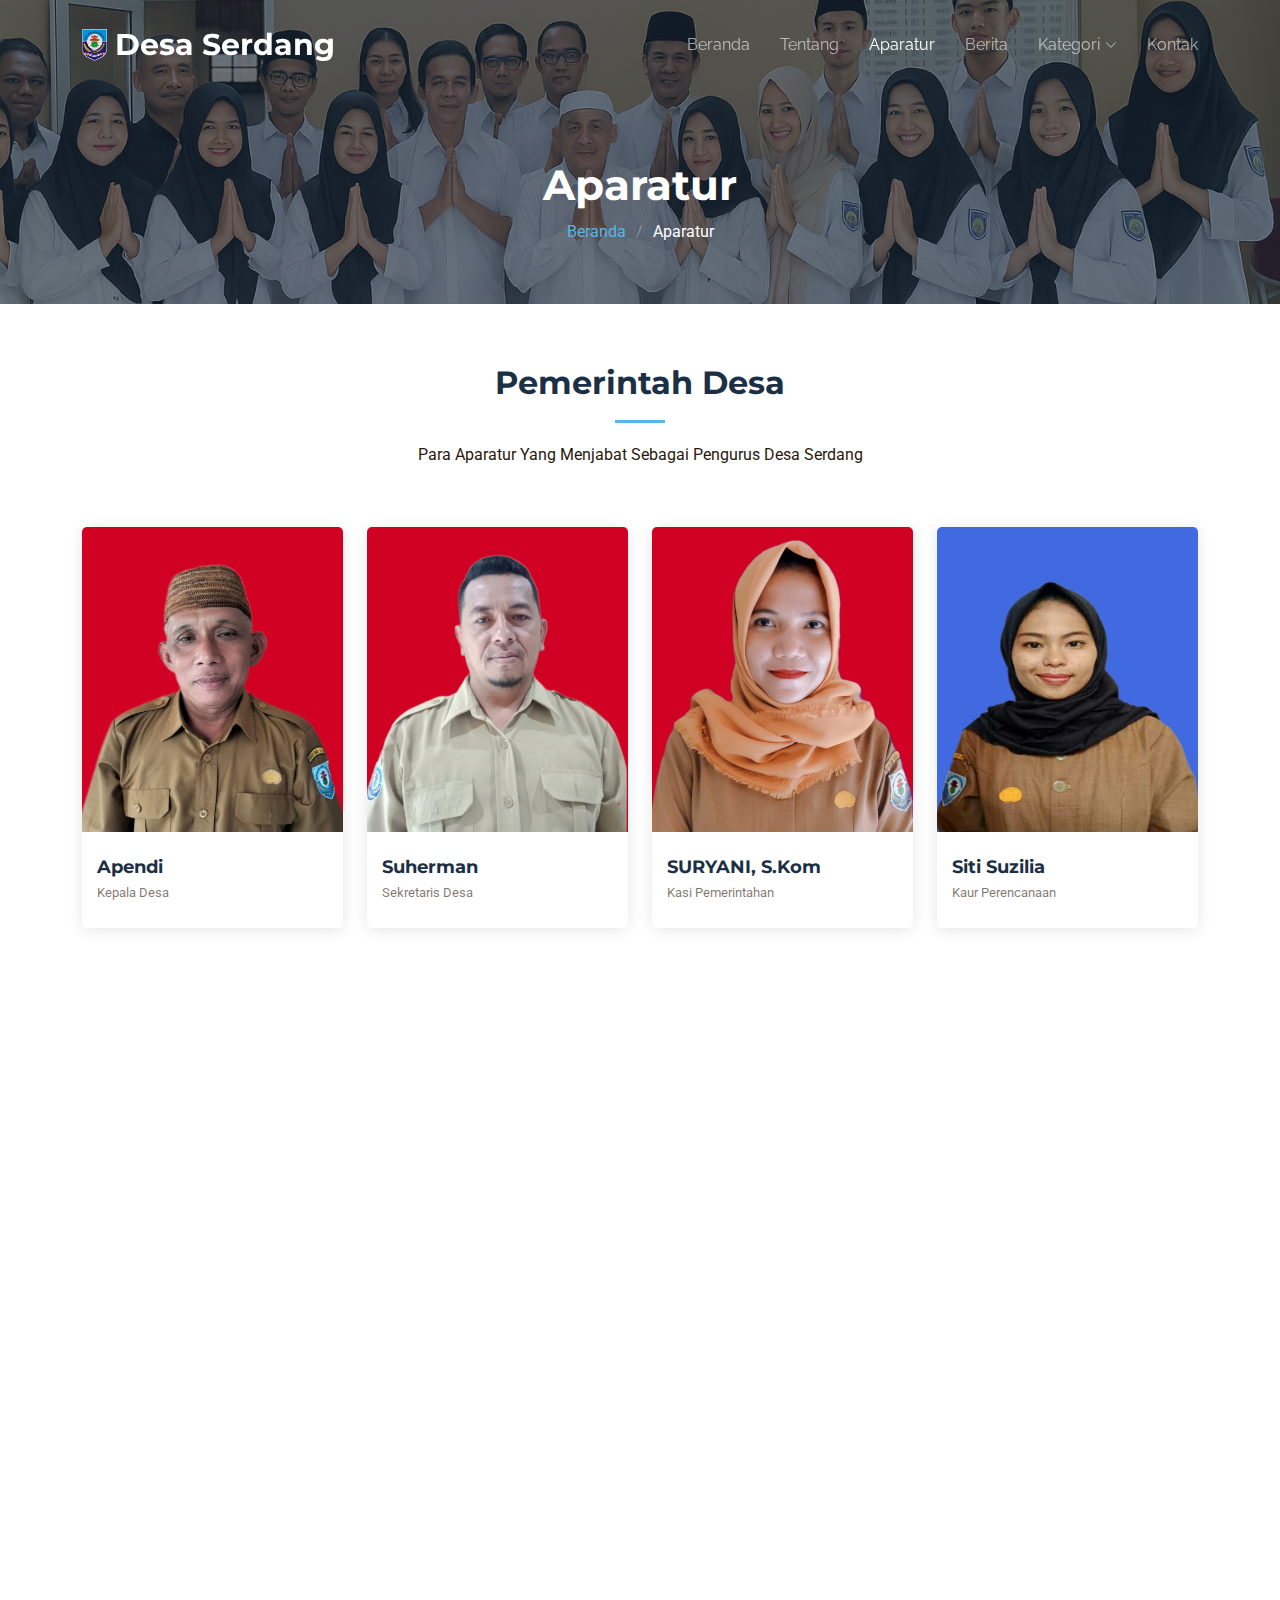
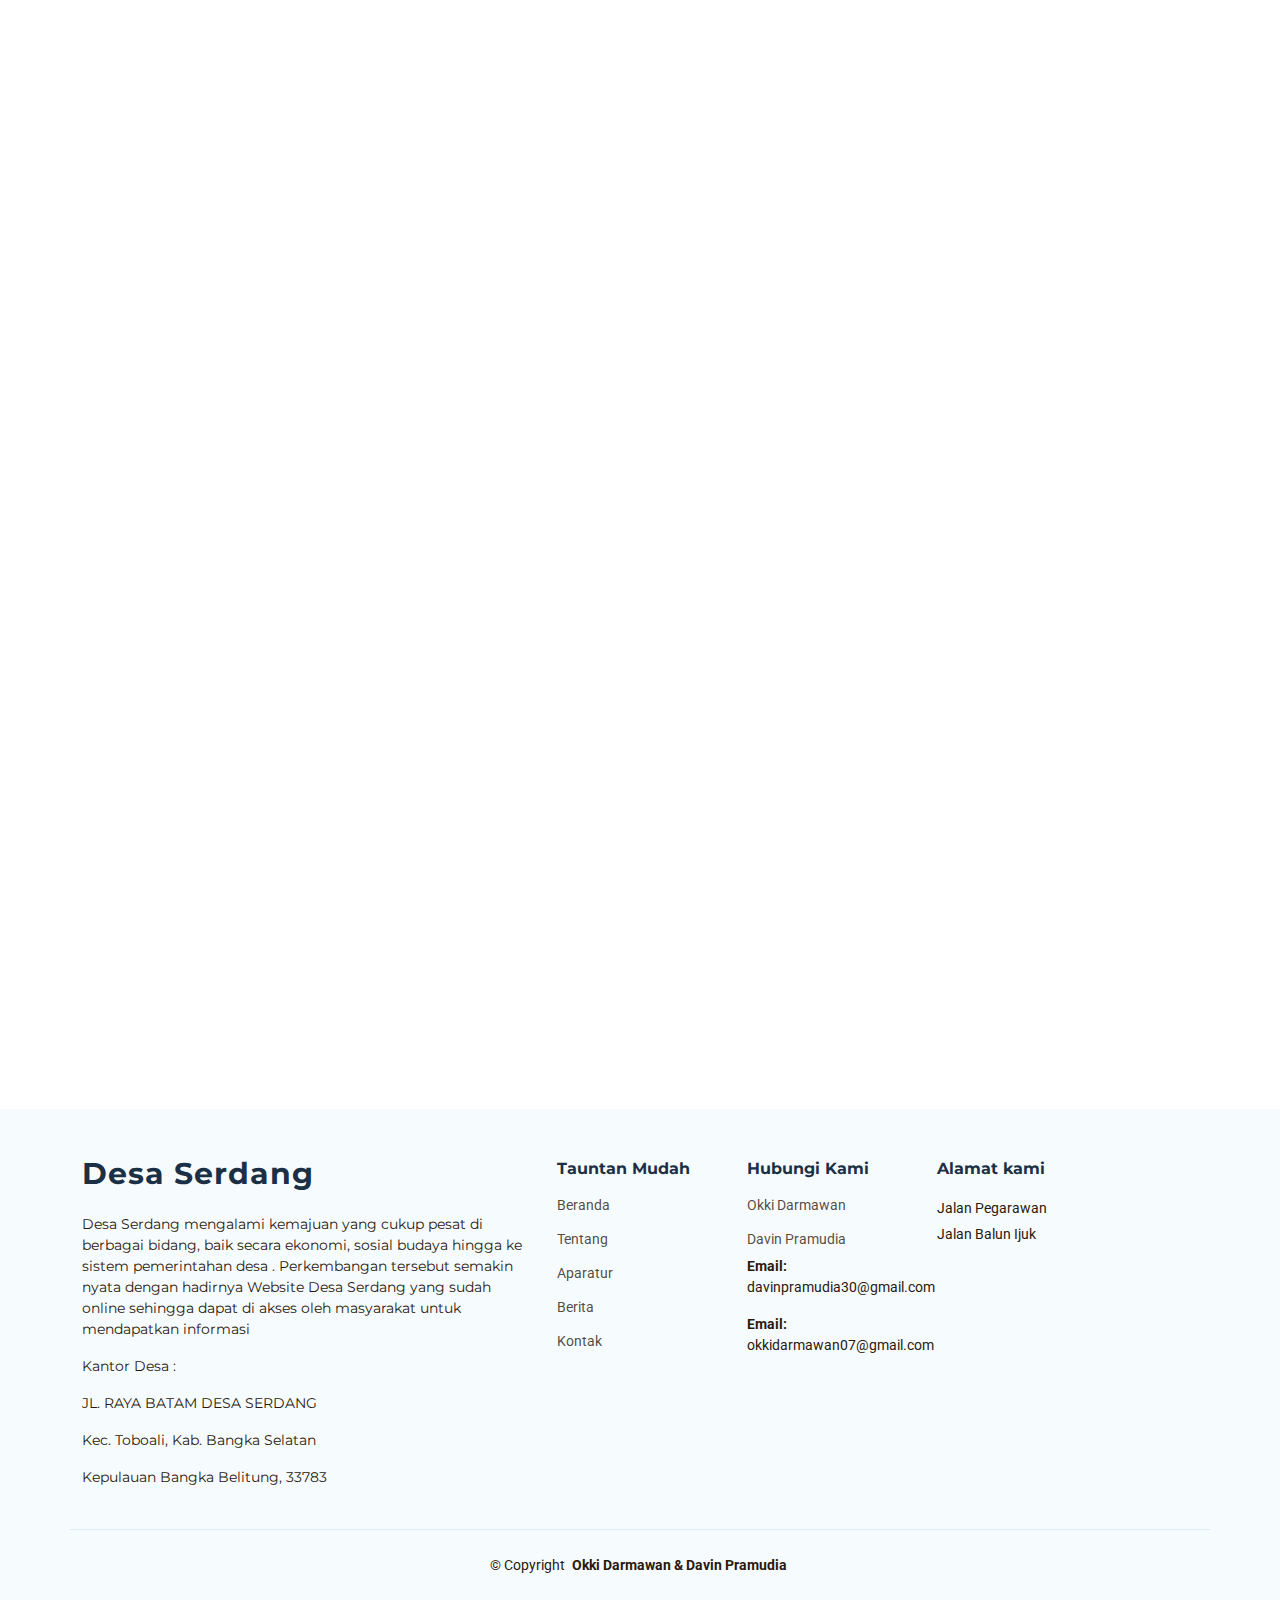
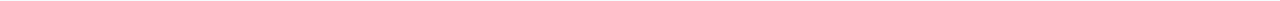
<file: aparatur.html>
<!DOCTYPE html>
<html lang="en">

<head>
  <meta charset="utf-8">
  <meta content="width=device-width, initial-scale=1.0" name="viewport">
  <title>Aparatur Desa</title>
  <meta name="description" content="">
  <meta name="keywords" content="">

  <!-- Favicons -->
  <link href="assets/img/favicon.png" rel="icon">
  <link href="assets/img/apple-touch-icon.png" rel="apple-touch-icon">

  <!-- Fonts -->
  <link href="https://fonts.googleapis.com" rel="preconnect">
  <link href="https://fonts.gstatic.com" rel="preconnect" crossorigin>
  <link href="https://fonts.googleapis.com/css2?family=Roboto:ital,wght@0,100;0,300;0,400;0,500;0,700;0,900;1,100;1,300;1,400;1,500;1,700;1,900&family=Montserrat:ital,wght@0,100;0,200;0,300;0,400;0,500;0,600;0,700;0,800;0,900;1,100;1,200;1,300;1,400;1,500;1,600;1,700;1,800;1,900&family=Raleway:ital,wght@0,100;0,200;0,300;0,400;0,500;0,600;0,700;0,800;0,900;1,100;1,200;1,300;1,400;1,500;1,600;1,700;1,800;1,900&display=swap" rel="stylesheet">

  <!-- Vendor CSS Files -->
  <link href="assets/vendor/bootstrap/css/bootstrap.min.css" rel="stylesheet">
  <link href="assets/vendor/bootstrap-icons/bootstrap-icons.css" rel="stylesheet">
  <link href="assets/vendor/aos/aos.css" rel="stylesheet">
  <link href="assets/vendor/glightbox/css/glightbox.min.css" rel="stylesheet">
  <link href="assets/vendor/swiper/swiper-bundle.min.css" rel="stylesheet">

  <!-- Main CSS File -->
  <link href="assets/css/main.css" rel="stylesheet">
  <link href="assets/css/style.css" rel="stylesheet">

  <!-- =======================================================
  * Template Name: Nova
  * Template URL: https://bootstrapmade.com/nova-bootstrap-business-template/
  * Updated: Aug 07 2024 with Bootstrap v5.3.3
  * Author: BootstrapMade.com
  * License: https://bootstrapmade.com/license/
  ======================================================== -->
</head>

<body class="team-page">

  <header id="header" class="header d-flex align-items-center fixed-top">
    <div class="container-fluid container-xl position-relative d-flex align-items-center justify-content-between">

      <a href="index.php" class="logo d-flex align-items-center">
        <!-- Uncomment the line below if you also wish to use an image logo -->
        <!-- <img src="assets/img/logo.png" alt=""> -->
        <img src="assets/img/Lambang_Kabupaten_Bangka_Selatan.png" alt="">
        <h1 class="sitename">Desa Serdang</h1>
      </a>

      <nav id="navmenu" class="navmenu">
        <ul>
          <li><a href="index.php">Beranda<br></a></li>
          <li><a href="tentang.html">Tentang</a></li>
          <li><a href="aparatur.html" class="active">Aparatur</a></li>
          <li><a href="berita.php">Berita</a></li>
          <li class="dropdown"><a href="berita.php"><span>Kategori</span> <i class="bi bi-chevron-down toggle-dropdown"></i></a>
            <ul>
              <li><a href="berita.php">Berita</a></li>
              <li><a href="tempatwisata.php">Tempat Wisata</a></li>
              <li><a href="budaya.php">Budaya</a></li>
            </ul>
          </li>
          <li><a href="kontak.html">Kontak</a></li>
        </ul>
        <i class="mobile-nav-toggle d-xl-none bi bi-list"></i>
      </nav>

    </div>
  </header>

  <main class="main">

    <!-- Page Title -->
    <div class="page-title dark-background" data-aos="fade" style="background-image: url(assets/img/foto-bersama-edited.png);">
      <div class="container">
        <h1>Aparatur</h1>
        <nav class="breadcrumbs">
          <ol>
            <li><a href="index.php">Beranda</a></li>
            <li class="current">Aparatur</li>
          </ol>
        </nav>
      </div>
    </div><!-- End Page Title -->

    <!-- Team Section -->
    <section id="team" class="team section">

      <!-- Section Title -->
      <div class="container section-title" data-aos="fade-up">
        <h2>Pemerintah Desa</h2>
        <p>Para Aparatur Yang Menjabat Sebagai Pengurus Desa Serdang</p>
      </div><!-- End Section Title -->

      <div class="container">

        <div class="row gy-4">

          <div class="col-lg-3 col-md-6 d-flex align-items-stretch" data-aos="fade-up" data-aos-delay="100">
            <div class="team-member">
              <div class="member-img">
                <img src="assets/img/team/Apendi.jpg" class="img-fluid" alt="">
                <div class="social">
                  <a href="assets/img/team/Apendi.jpg"><i class="bi bi-arrow-up-short"></i></a>
                  <div class="about-foto-aparatur">
                    <h4>Apendi</h4>
                    <span>Kepala Desa</span>
                  </div>
                </div>
              </div>
              <div class="member-info">
                <h4>Apendi</h4>
                <span>Kepala Desa</span>
              </div>
            </div>
          </div><!-- End Team Member -->

          <div class="col-lg-3 col-md-6 d-flex align-items-stretch" data-aos="fade-up" data-aos-delay="200">
            <div class="team-member">
              <div class="member-img">
                <img src="assets/img/team/Suherman-2-138705.jpg" class="img-fluid" alt="">
                <div class="social">
                  <a href="assets/img/team/Suherman-2-138705.jpg"><i class="bi bi-arrow-up-short"></i></a>
                  <div class="about-foto-aparatur">
                    <h4>Suherman</h4>
                    <span>Sekretaris Desa</span>
                  </div>
                </div>
              </div>
              <div class="member-info">
                <h4>Suherman</h4>
                <span>Sekretaris Desa</span>
              </div>
            </div>
          </div><!-- End Team Member -->

          <div class="col-lg-3 col-md-6 d-flex align-items-stretch" data-aos="fade-up" data-aos-delay="300">
            <div class="team-member">
              <div class="member-img">
                <img src="assets/img/team/Suryani.jpg" class="img-fluid" alt="">
                <div class="social">
                  <a href="assets/img/team/Suryani.jpg"><i class="bi bi-arrow-up-short"></i></a>
                  <div class="about-foto-aparatur">
                    <h4>SURYANI, S.Kom</h4>
                    <span>Kasi Pemerintahan</span>
                  </div>
                </div>
              </div>
              <div class="member-info">
                <h4>SURYANI, S.Kom</h4>
                <span>Kasi Pemerintahan</span>
              </div>
            </div>
          </div><!-- End Team Member -->

          <div class="col-lg-3 col-md-6 d-flex align-items-stretch" data-aos="fade-up" data-aos-delay="400">
            <div class="team-member">
              <div class="member-img">
                <img src="assets/img/team/Siti Suzilia.jpg" class="img-fluid" alt="">
                <div class="social">
                  <a href="assets/img/team/Siti Suzilia.jpg"><i class="bi bi-arrow-up-short"></i></a>
                  <div class="about-foto-aparatur">
                    <h4>Siti Suzilia</h4>
                    <span>Kasi Perencanaan</span>
                  </div>
                </div>
              </div>
              <div class="member-info">
                <h4>Siti Suzilia</h4>
                <span>Kaur Perencanaan</span>
              </div>
            </div>
          </div><!-- End Team Member -->

          <div class="col-lg-3 col-md-6 d-flex align-items-stretch" data-aos="fade-up" data-aos-delay="400">
            <div class="team-member">
              <div class="member-img">
                <img src="assets/img/team/Aneka Lestari.jpg" class="img-fluid" alt="">
                <div class="social">
                  <a href="assets/img/team/Aneka Lestari.jpg"><i class="bi bi-arrow-up-short"></i></a>
                  <div class="about-foto-aparatur">
                    <h4>Aneka Lestari</h4>
                    <span>Kasi Tata Usaha dan Umum</span>
                  </div>
                </div>
              </div>
              <div class="member-info">
                <h4>Aneka Lestari</h4>
                <span>Kaur Tata Usaha dan Umum</span>
              </div>
            </div>
          </div><!-- End Team Member -->

          <div class="col-lg-3 col-md-6 d-flex align-items-stretch" data-aos="fade-up" data-aos-delay="400">
            <div class="team-member">
              <div class="member-img">
                <img src="assets/img/team/Bistari.jpg" class="img-fluid" alt="">
                <div class="social">
                 <a href="assets/img/team/Bistari.jpg"><i class="bi bi-arrow-up-short"></i></a>
                  <div class="about-foto-aparatur">
                    <h4>Bistari</h4>
                    <span>Kasi Keuangan</span>
                  </div>
                </div>
              </div>
              <div class="member-info">
                <h4>Bistari</h4>
                <span>Kaur Keuangan</span>
              </div>
            </div>
          </div><!-- End Team Member -->

          <div class="col-lg-3 col-md-6 d-flex align-items-stretch" data-aos="fade-up" data-aos-delay="400">
            <div class="team-member">
              <div class="member-img">
                <img src="assets/img/team/Ariono.jpg" class="img-fluid" alt="">
                <div class="social">
                  <a href="assets/img/team/Ariono.jpg"><i class="bi bi-arrow-up-short"></i></a>
                  <div class="about-foto-aparatur">
                    <h4>Ariono</h4>
                    <span>Kasi Kesejahteraan</span>
                  </div>
                </div>
              </div>
              <div class="member-info">
                <h4>Ariono</h4>
                <span>Kaur Kesejahteraan</span>
              </div>
            </div>
          </div><!-- End Team Member -->

          <div class="col-lg-3 col-md-6 d-flex align-items-stretch" data-aos="fade-up" data-aos-delay="400">
            <div class="team-member">
              <div class="member-img">
                <img src="assets/img/team/Supriti.jpg" class="img-fluid" alt="">
                <div class="social">
                  <a href="assets/img/team/Supriti.jpg"><i class="bi bi-arrow-up-short"></i></a>
                  <div class="about-foto-aparatur">
                    <h4>Supriti</h4>
                    <span>Kasi Pelayanan</span>
                  </div>
                </div>
              </div>
              <div class="member-info">
                <h4>Supriti</h4>
                <span>Kaur Pelayanan</span>
              </div>
            </div>
          </div><!-- End Team Member -->

          <div class="col-lg-3 col-md-6 d-flex align-items-stretch" data-aos="fade-up" data-aos-delay="400">
            <div class="team-member">
              <div class="member-img">
                <img src="assets/img/team/Nazirman.jpg" class="img-fluid" alt="">
                <div class="social">
                  <a href="assets/img/team/Nazirman.jpg"><i class="bi bi-arrow-up-short"></i></a>
                  <div class="about-foto-aparatur">
                    <h4>Nazirman</h4>
                    <span>Kadus I</span>
                  </div>
                </div>
              </div>
              <div class="member-info">
                <h4>Nazirman</h4>
                <span>Kadus I</span>
              </div>
            </div>
          </div><!-- End Team Member -->

          <div class="col-lg-3 col-md-6 d-flex align-items-stretch" data-aos="fade-up" data-aos-delay="400">
            <div class="team-member">
              <div class="member-img">
                <img src="assets/img/team/Kasino.jpg" class="img-fluid" alt="">
                <div class="social">
                  <a href="assets/img/team/Kasino.jpg"><i class="bi bi-arrow-up-short"></i></a>
                  <div class="about-foto-aparatur">
                    <h4>Kasino</h4>
                    <span>Kadus II</span>
                  </div>
                </div>
              </div>
              <div class="member-info">
                <h4>Kasino</h4>
                <span>Kadus II</span>
              </div>
            </div>
          </div><!-- End Team Member -->

          <div class="col-lg-3 col-md-6 d-flex align-items-stretch" data-aos="fade-up" data-aos-delay="400">
            <div class="team-member">
              <div class="member-img">
                <img src="assets/img/team/Buyono.jpg" class="img-fluid" alt="">
                <div class="social">
                  <a href="assets/img/team/Buyono.jpg"><i class="bi bi-arrow-up-short"></i></a>
                  <div class="about-foto-aparatur">
                    <h4>Buyono</h4>
                    <span>Kadus III</span>
                  </div>
                </div>
              </div>
              <div class="member-info">
                <h4>Buyono</h4>
                <span>Kadus III</span>
              </div>
            </div>
          </div><!-- End Team Member -->

          <div class="col-lg-3 col-md-6 d-flex align-items-stretch" data-aos="fade-up" data-aos-delay="400">
            <div class="team-member">
              <div class="member-img">
                <img src="assets/img/team/Asaleh.jpg" class="img-fluid" alt="">
                <div class="social">
                  <a href="assets/img/team/Asaleh.jpg"><i class="bi bi-arrow-up-short"></i></a>
                  <div class="about-foto-aparatur">
                    <h4>Asaleh</h4>
                    <span>Kadus Tangit</span>
                  </div>
                </div>
              </div>
              <div class="member-info">
                <h4>Asaleh</h4>
                <span>Kadus Tangit</span>
              </div>
            </div>
          </div><!-- End Team Member -->

          <div class="col-lg-3 col-md-6 d-flex align-items-stretch" data-aos="fade-up" data-aos-delay="400">
            <div class="team-member">
              <div class="member-img">
                <img src="assets/img/team/Madi.jpg" class="img-fluid" alt="">
                <div class="social">
                  <a href="assets/img/team/Madi.jpg"><i class="bi bi-arrow-up-short"></i></a>
                  <div class="about-foto-aparatur">
                    <h4>Madi</h4>
                    <span>Kadus Limus</span>
                  </div>
                </div>
              </div>
              <div class="member-info">
                <h4>Madi</h4>
                <span>Kadus Limus</span>
              </div>
            </div>
          </div><!-- End Team Member -->

          <div class="col-lg-3 col-md-6 d-flex align-items-stretch" data-aos="fade-up" data-aos-delay="400">
            <div class="team-member">
              <div class="member-img">
                <img src="assets/img/team/Muhammad Rifai.jpg" class="img-fluid" alt="">
                <div class="social">
                  <a href="assets/img/team/Muhammad Rifai.jpg"><i class="bi bi-arrow-up-short"></i></a>
                  <div class="about-foto-aparatur">
                    <h4>Muhammad Rifai</h4>
                    <span>Kadus Air Mempunai</span>
                  </div>
                </div>
              </div>
              <div class="member-info">
                <h4>Muhammad Rifai</h4>
                <span>Kadus Air Mempunai</span>
              </div>
            </div>
          </div><!-- End Team Member -->

          <div class="col-lg-3 col-md-6 d-flex align-items-stretch" data-aos="fade-up" data-aos-delay="400">
            <div class="team-member">
              <div class="member-img">
                <img src="assets/img/team/Yeni Natalia.jpg" class="img-fluid" alt="">
                <div class="social">
                  <a href="assets/img/team/Yeni Natalia.jpg"><i class="bi bi-arrow-up-short"></i></a>
                  <div class="about-foto-aparatur">
                    <h4>Yeni Natalia</h4>
                    <span>Staf Administrasi Pemerintahan Desa</span>
                  </div>
                </div>
              </div>
              <div class="member-info">
                <h4>Yeni Natalia</h4>
                <span>Staf Administrasi Pemerintahan Desa</span>
              </div>
            </div>
          </div><!-- End Team Member -->

          <div class="col-lg-3 col-md-6 d-flex align-items-stretch" data-aos="fade-up" data-aos-delay="400">
            <div class="team-member">
              <div class="member-img">
                <img src="assets/img/team/Irnawan.jpg" class="img-fluid" alt="">
                <div class="social">
                  <a href="assets/img/team/Irnawan.jpg"><i class="bi bi-arrow-up-short"></i></a>
                  <div class="about-foto-aparatur">
                    <h4>Irnawan</h4>
                    <span>Staf Administrasi Pemerintahan Desa</span>
                  </div>
                </div>
              </div>
              <div class="member-info">
                <h4>Irnawan</h4>
                <span>Staf Administrasi Pemerintahan Desa</span>
              </div>
            </div>
          </div><!-- End Team Member -->

          <div class="col-lg-3 col-md-6 d-flex align-items-stretch" data-aos="fade-up" data-aos-delay="400">
            <div class="team-member">
              <div class="member-img">
                <img src="assets/img/team/Nurmala Dewi.jpg" class="img-fluid" alt="">
                <div class="social">
                  <a href="assets/img/team/Nurmala Dewi.jpg"><i class="bi bi-arrow-up-short"></i></a>
                  <div class="about-foto-aparatur">
                    <h4>Nurmala Dewi,S .E.</h4>
                    <span>Staf Administrasi Pemerintahan Desa</span>
                  </div>
                </div>
              </div>
              <div class="member-info">
                <h4>Nurmala Dewi,S .E.</h4>
                <span>Staf Administrasi Pemerintahan Desa</span>
              </div>
            </div>
          </div><!-- End Team Member -->

          <div class="col-lg-3 col-md-6 d-flex align-items-stretch" data-aos="fade-up" data-aos-delay="400">
            <div class="team-member">
              <div class="member-img">
                <img src="assets/img/team/Natia Violita.jpg" class="img-fluid" alt="">
                <div class="social">
                  <a href="assets/img/team/Natia Violita.jpg"><i class="bi bi-arrow-up-short"></i></a>
                  <div class="about-foto-aparatur">
                    <h4>Natia Violita</h4>
                    <span>Staf Administrasi Pemerintahan Desa</span>
                  </div>
                </div>
              </div>
              <div class="member-info">
                <h4>Natia Violita</h4>
                <span>Staf Administrasi Pemerintahan Desa</span>
              </div>
            </div>
          </div><!-- End Team Member -->

          <div class="col-lg-3 col-md-6 d-flex align-items-stretch" data-aos="fade-up" data-aos-delay="400">
            <div class="team-member">
              <div class="member-img">
                <img src="assets/img/team/Aliza Sarianti.jpg" class="img-fluid" alt="">
                <div class="social">
                  <a href="assets/img/team/Aliza Sarianti.jpg"><i class="bi bi-arrow-up-short"></i></a>
                  <div class="about-foto-aparatur">
                    <h4>Alizia Sarianti</h4>
                    <span>Staf Administrasi Pemerintahan Desa</span>
                  </div>
                </div>
              </div>
              <div class="member-info">
                <h4>Alizia Sarianti</h4>
                <span>Staf Administrasi Pemerintahan Desa</span>
              </div>
            </div>
          </div><!-- End Team Member -->

          <div class="col-lg-3 col-md-6 d-flex align-items-stretch" data-aos="fade-up" data-aos-delay="400">
            <div class="team-member">
              <div class="member-img">
                <img src="assets/img/team/Adeka Sri Purwanti.jpg" class="img-fluid" alt="">
                <div class="social">
                  <a href="assets/img/team/Adeka Sri Purwanti.jpg"><i class="bi bi-arrow-up-short"></i></a>
                  <div class="about-foto-aparatur">
                    <h4>ADEKA SRI PURWANTI, S.Kom</h4>
                    <span>Staf Administrasi Pemerintahan Desa</span>
                  </div>
                </div>
              </div>
              <div class="member-info">
                <h4>ADEKA SRI PURWANTI, S.Kom</h4>
                <span>Staf Administrasi Pemerintahan Desa</span>
              </div>
            </div>
          </div><!-- End Team Member -->

        </div>

      </div>

    </section><!-- /Team Section -->

  </main>

  <footer id="footer" class="footer light-background">

    <div class="footer-top">
      <div class="container">
        <div class="row gy-4">
          <div class="col-lg-5 col-md-12 footer-about">
            <a href="index.php" class="logo d-flex align-items-center">
              <span class="sitename">Desa Serdang</span>
            </a>
            <p>Desa Serdang mengalami kemajuan yang cukup pesat di berbagai bidang, baik secara ekonomi, sosial budaya hingga ke sistem pemerintahan desa . Perkembangan tersebut semakin nyata dengan hadirnya Website Desa Serdang yang sudah online sehingga dapat di akses oleh masyarakat untuk mendapatkan informasi</p>
            <p>Kantor Desa :</p>
            <p>JL. RAYA BATAM DESA SERDANG</p>
            <p>Kec. Toboali, Kab. Bangka Selatan</p>
            <p>Kepulauan Bangka Belitung, 33783</p>

            <!-- <div class="social-links d-flex mt-4">
              <a href=""><i class="bi bi-twitter-x"></i></a>
              <a href=""><i class="bi bi-facebook"></i></a>
              <a href=""><i class="bi bi-instagram"></i></a>
              <a href=""><i class="bi bi-linkedin"></i></a>
            </div> -->
          </div>

          <div class="col-lg-2 col-6 footer-links">
            <h4>Tauntan Mudah</h4>
            <ul>
              <li><a href="index.php">Beranda</a></li>
              <li><a href="tentang.html">Tentang</a></li>
              <li><a href="aparatur.html">Aparatur</a></li>
              <li><a href="berita.php">Berita</a></li>
              <li><a href="kontak.html">Kontak</a></li>
            </ul>
          </div>

          <div class="col-lg-2 col-6 footer-links">
            <h4>Hubungi Kami</h4>
            <ul>
              <li><a href="https://api.whatsapp.com/send?phone=6282289689781">Okki Darmawan</a></li>
              <li><a href="https://api.whatsapp.com/send?phone=6281440064826">Davin Pramudia</a></li>
              <p><strong>Email:</strong> <span>davinpramudia30@gmail.com</span></p>
              <p><strong>Email:</strong> <span>okkidarmawan07@gmail.com</span></p>
              </ul>
          </div>

          <div class="col-lg-3 col-md-12 footer-contact text-center text-md-start">
            <h4>Alamat kami</h4>
            <p>Jalan Pegarawan</p>
            <p>Jalan Balun Ijuk</p>
          </div>

        </div>
      </div>
    </div>

    <div class="container copyright text-center">
      <p>© <span>Copyright</span> <strong class="px-1 sitename">Okki Darmawan & Davin Pramudia</strong></p>
      <!-- <div class="credits"> -->
        <!-- All the links in the footer should remain intact. -->
        <!-- You can delete the links only if you've purchased the pro version. -->
        <!-- Licensing information: https://bootstrapmade.com/license/ -->
        <!-- Purchase the pro version with working PHP/AJAX contact form: [buy-url] -->
        <!-- Designed by <a href="https://bootstrapmade.com/">BootstrapMade</a> Distributed by <a href="https://themewagon.com">ThemeWagon</a> -->
      <!-- </div> -->
    </div>

  </footer>

  <!-- Scroll Top -->
  <a href="#" id="scroll-top" class="scroll-top d-flex align-items-center justify-content-center"><i class="bi bi-arrow-up-short"></i></a>

  <!-- Preloader -->
  <div id="preloader"></div>

  <!-- Vendor JS Files -->
  <script src="assets/vendor/bootstrap/js/bootstrap.bundle.min.js"></script>
  <script src="assets/vendor/php-email-form/validate.js"></script>
  <script src="assets/vendor/aos/aos.js"></script>
  <script src="assets/vendor/glightbox/js/glightbox.min.js"></script>
  <script src="assets/vendor/swiper/swiper-bundle.min.js"></script>
  <script src="assets/vendor/imagesloaded/imagesloaded.pkgd.min.js"></script>
  <script src="assets/vendor/isotope-layout/isotope.pkgd.min.js"></script>

  <!-- Main JS File -->
  <script src="assets/js/main.js"></script>

</body>

</html>
</file>
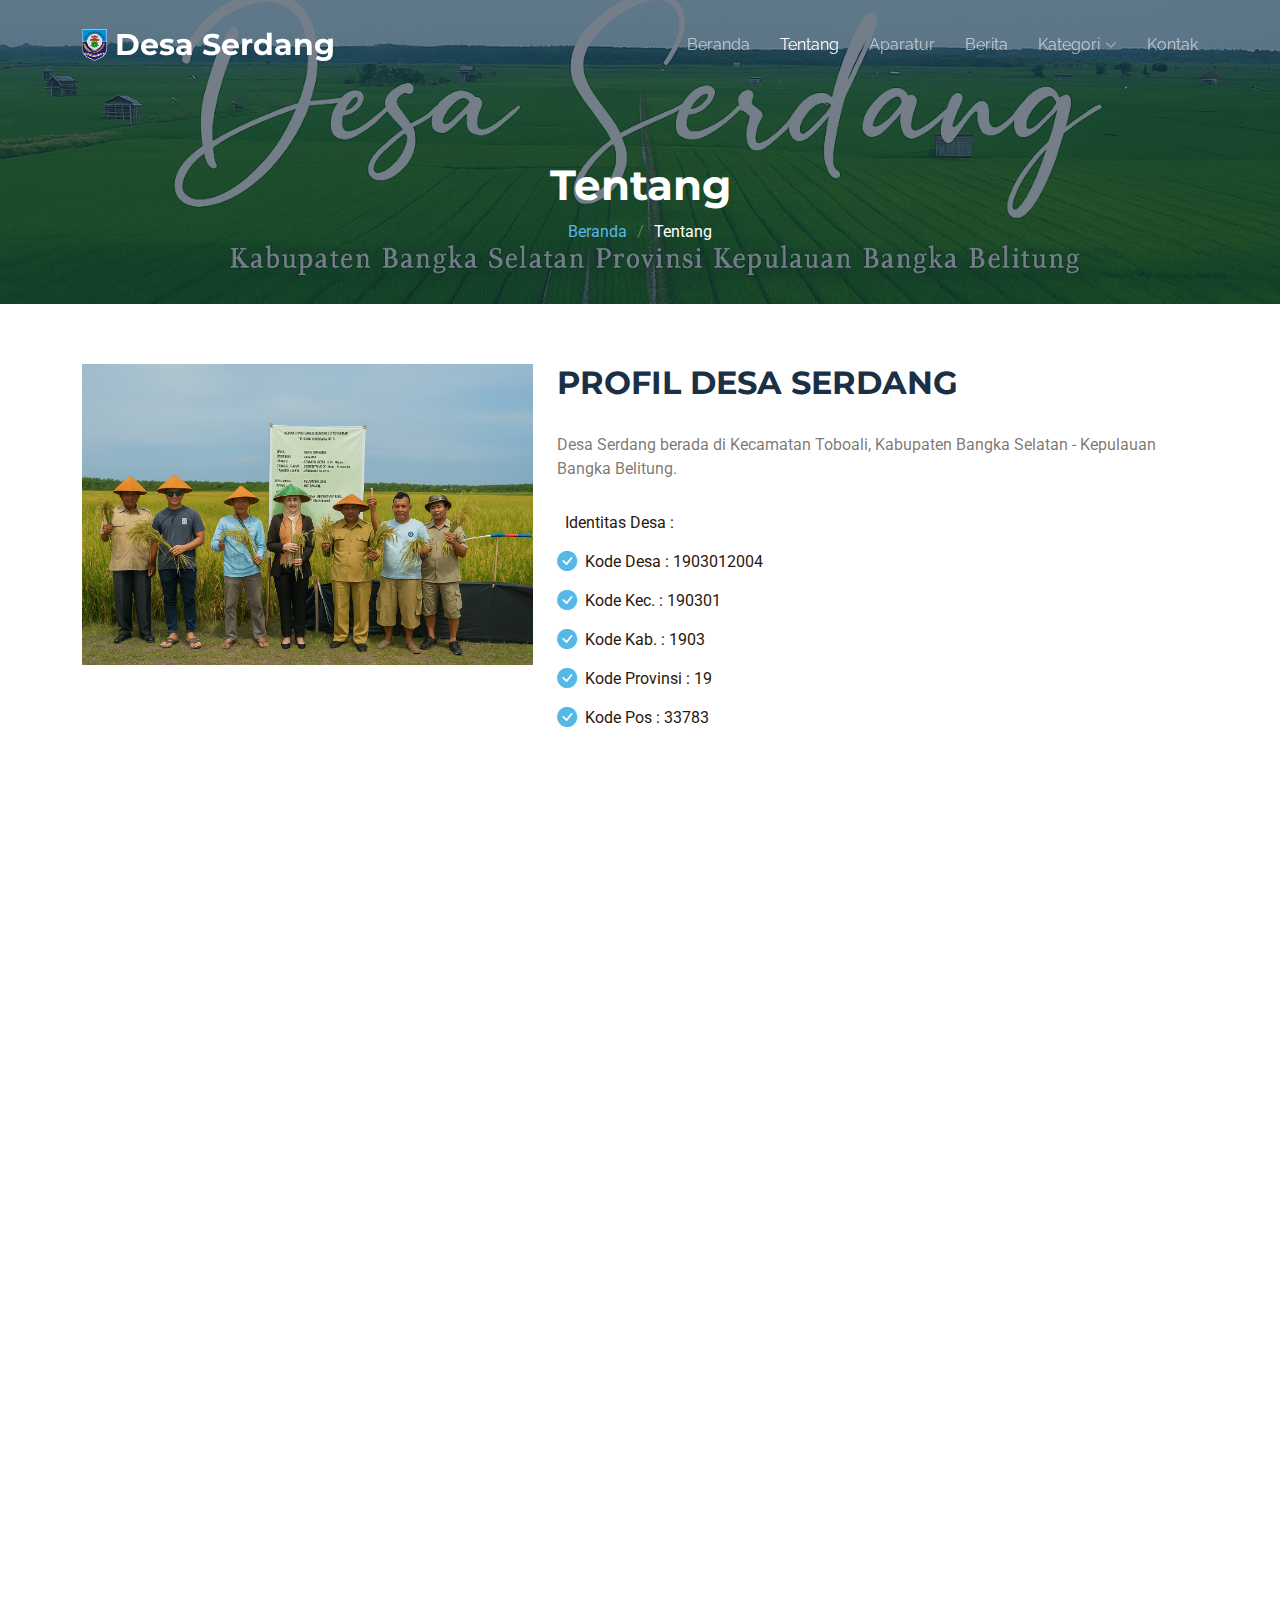
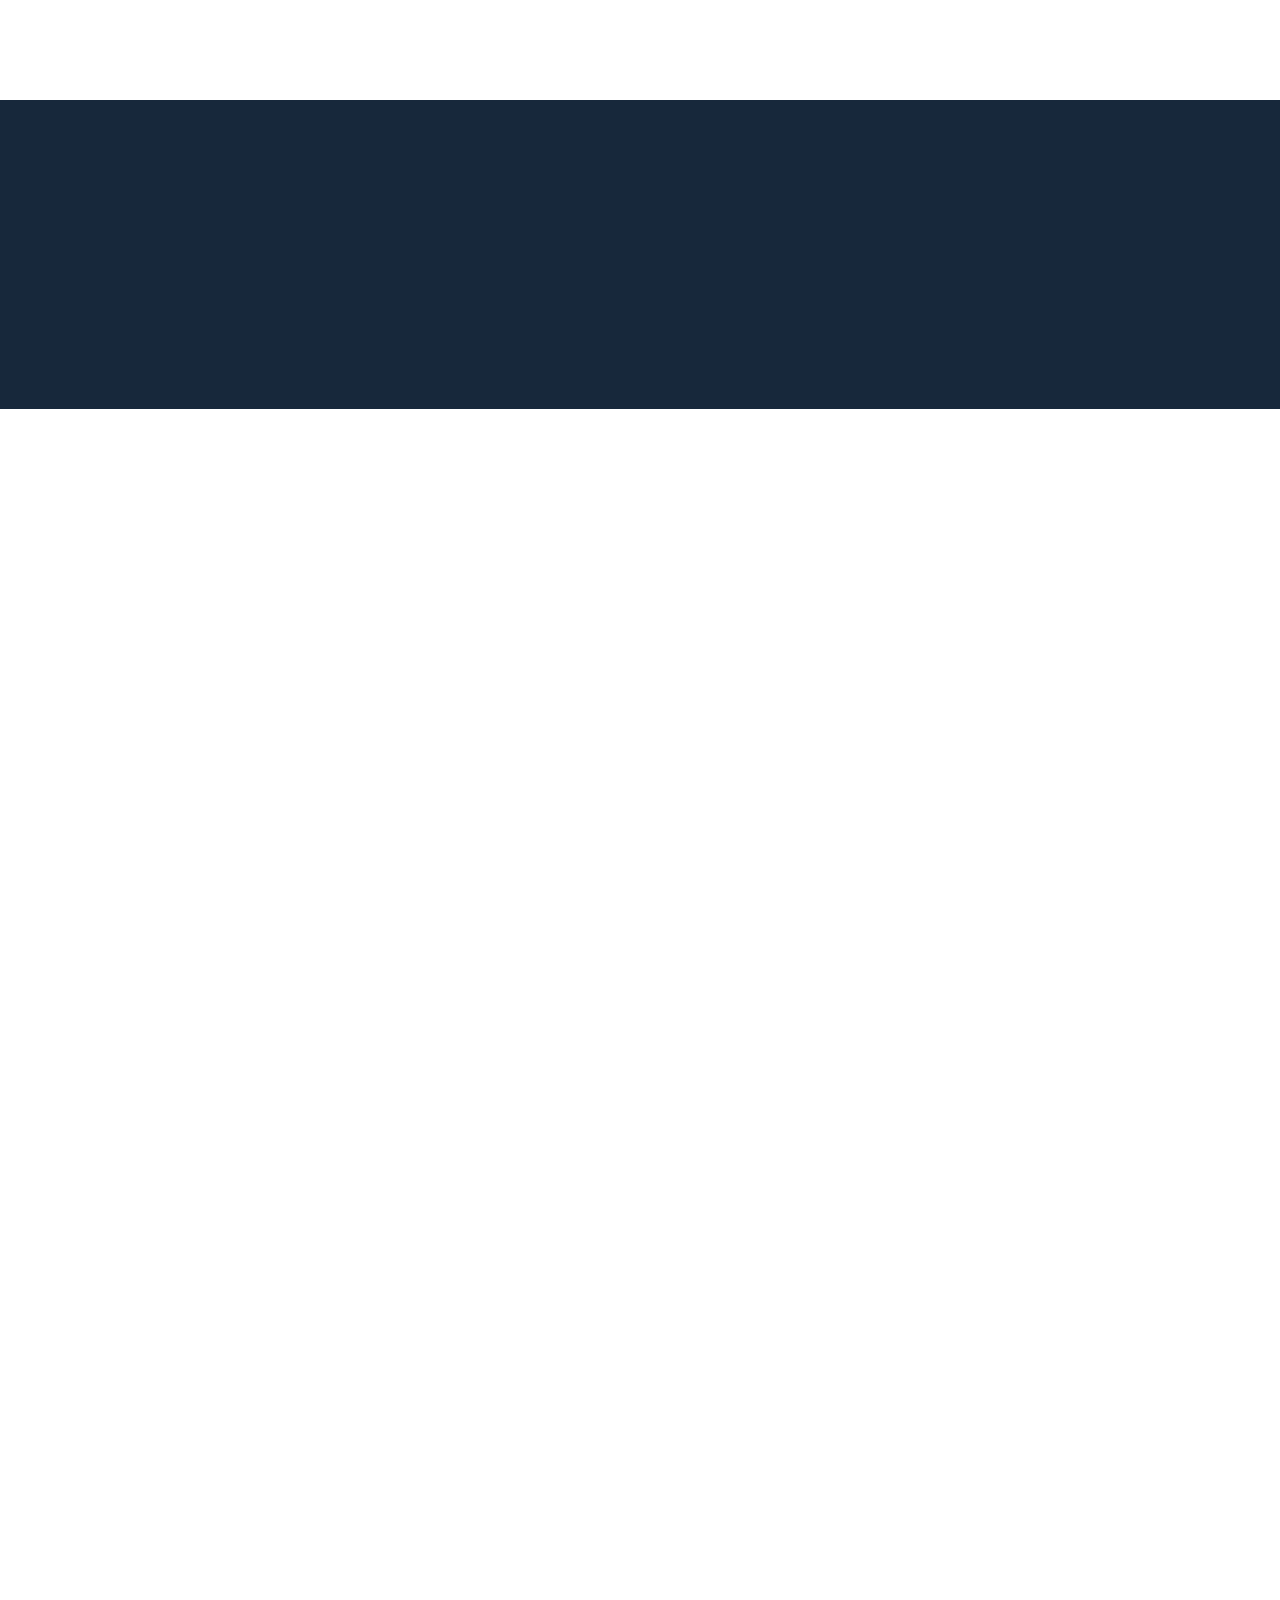
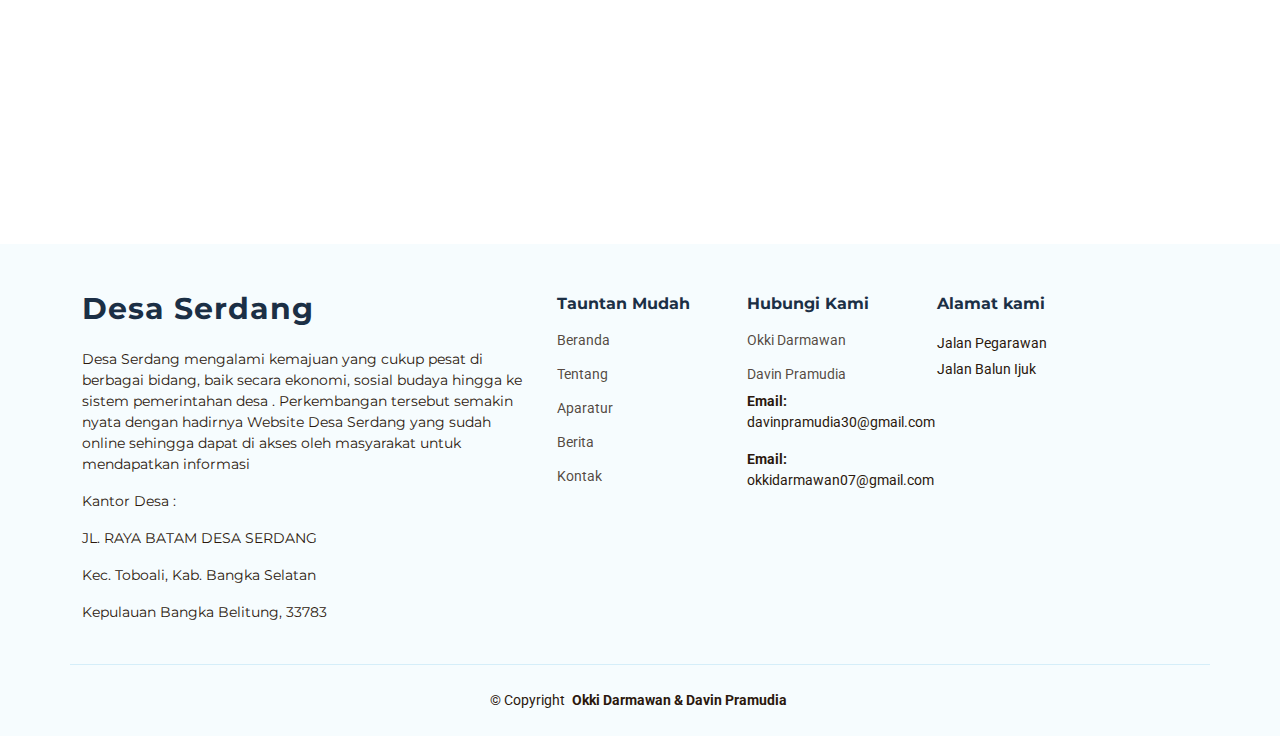
<file: tentang.html>
<!DOCTYPE html>
<html lang="en">

<head>
  <meta charset="utf-8">
  <meta content="width=device-width, initial-scale=1.0" name="viewport">
  <title>Tentang Desa Serdang</title>
  <meta name="description" content="">
  <meta name="keywords" content="">

  <!-- Favicons -->
  <link href="assets/img/favicon.png" rel="icon">
  <link href="assets/img/apple-touch-icon.png" rel="apple-touch-icon">

  <!-- Fonts -->
  <link href="https://fonts.googleapis.com" rel="preconnect">
  <link href="https://fonts.gstatic.com" rel="preconnect" crossorigin>
  <link href="https://fonts.googleapis.com/css2?family=Roboto:ital,wght@0,100;0,300;0,400;0,500;0,700;0,900;1,100;1,300;1,400;1,500;1,700;1,900&family=Montserrat:ital,wght@0,100;0,200;0,300;0,400;0,500;0,600;0,700;0,800;0,900;1,100;1,200;1,300;1,400;1,500;1,600;1,700;1,800;1,900&family=Raleway:ital,wght@0,100;0,200;0,300;0,400;0,500;0,600;0,700;0,800;0,900;1,100;1,200;1,300;1,400;1,500;1,600;1,700;1,800;1,900&display=swap" rel="stylesheet">

  <!-- Vendor CSS Files -->
  <link href="assets/vendor/bootstrap/css/bootstrap.min.css" rel="stylesheet">
  <link href="assets/vendor/bootstrap-icons/bootstrap-icons.css" rel="stylesheet">
  <link href="assets/vendor/aos/aos.css" rel="stylesheet">
  <link href="assets/vendor/glightbox/css/glightbox.min.css" rel="stylesheet">
  <link href="assets/vendor/swiper/swiper-bundle.min.css" rel="stylesheet">

  <!-- Main CSS File -->
  <link href="assets/css/main.css" rel="stylesheet">
  <link href="assets/css/style.css" rel="stylesheet">

  <!-- =======================================================
  * Template Name: Nova
  * Template URL: https://bootstrapmade.com/nova-bootstrap-business-template/
  * Updated: Aug 07 2024 with Bootstrap v5.3.3
  * Author: BootstrapMade.com
  * License: https://bootstrapmade.com/license/
  ======================================================== -->
</head>

<body class="about-page">

  <header id="header" class="header d-flex align-items-center fixed-top">
    <div class="container-fluid container-xl position-relative d-flex align-items-center justify-content-between">

      <a href="index.php" class="logo d-flex align-items-center">
        <!-- Uncomment the line below if you also wish to use an image logo -->
        <!-- <img src="assets/img/logo.png" alt=""> -->
         <img src="assets/img/Lambang_Kabupaten_Bangka_Selatan.png" alt="">
        <h1 class="sitename">Desa Serdang</h1>
      </a>

      <nav id="navmenu" class="navmenu">
        <ul>
          <li><a href="index.php">Beranda<br></a></li>
          <li><a href="tentang.html" class="active">Tentang</a></li>
          <li><a href="aparatur.html">Aparatur</a></li>
          <li><a href="berita.php">Berita</a></li>
          <li class="dropdown"><a href="berita.php"><span>Kategori</span> <i class="bi bi-chevron-down toggle-dropdown"></i></a>
            <ul>
              <li><a href="berita.php">Berita</a></li>
              <li><a href="tempatwisata.php">Tempat Wisata</a></li>
              <li><a href="budaya.php">Budaya</a></li>
            </ul>
          </li>
          <li><a href="kontak.html">Kontak</a></li>
        </ul>
        <i class="mobile-nav-toggle d-xl-none bi bi-list"></i>
      </nav>

    </div>
  </header>

  <main class="main">

    <!-- Page Title -->
    <div class="page-title dark-background" data-aos="fade" style="background-image: url(assets/img/desa-serdang-gambar-tulisan-edited.png);">
      <div class="container">
        <h1>Tentang</h1>
        <nav class="breadcrumbs">
          <ol>
            <li><a href="index.php">Beranda</a></li>
            <li class="current">Tentang</li>
          </ol>
        </nav>
      </div>
    </div><!-- End Page Title -->

    <!-- About Section -->
    <section id="about" class="about section">

      <div class="container">

        <div class="row gy-4" data-aos="fade-up" data-aos-delay="100">
          <div class="col-lg-5">
            <img src="assets/img/panen-serdang-edited.png" class="img-fluid" alt="">
          </div>
          <div class="col-lg-7" data-aos="fade-up" data-aos-delay="200">
            <div class="content">
              <h3>PROFIL DESA SERDANG</h3>
              <p>Desa Serdang berada di Kecamatan Toboali, Kabupaten Bangka Selatan - Kepulauan Bangka Belitung.</p>
              <ul>
                <li><i class="bi bi"></i> <span>Identitas Desa :</span></li>
                <li><i class="bi bi-check-circle-fill"></i> <span>Kode Desa	:	1903012004</span></li>
                <li><i class="bi bi-check-circle-fill"></i> <span>Kode Kec.	:	190301</span></li>
                <li><i class="bi bi-check-circle-fill"></i> <span>Kode Kab.	:	1903</span></li>
                <li><i class="bi bi-check-circle-fill"></i> <span>Kode Provinsi	:	19</span></li>
                <li><i class="bi bi-check-circle-fill"></i> <span>Kode Pos	:	33783</span></li>
              </ul>
            </div>
          </div>
        </div>

      </div>

    </section><!-- /About Section -->

    <!-- Why Us Section -->
    <section id="why-us" class="why-us section">

      <div class="container">

        <div class="row g-0">

          <div class="col-xl-5 img-bg" data-aos="fade-up" data-aos-delay="100">
            <img src="assets/img/maps-serdang.png" alt="">
          </div>

          <div class="col-xl-7 slides position-relative" data-aos="fade-up" data-aos-delay="200">

            <div class="swiper init-swiper">
              <script type="application/json" class="swiper-config">
                {
                  "loop": true,
                  "speed": 600,
                  "autoplay": {
                    "delay": 5000
                  },
                  "slidesPerView": "auto",
                  "centeredSlides": true,
                  "pagination": {
                    "el": ".swiper-pagination",
                    "type": "bullets",
                    "clickable": true
                  },
                  "navigation": {
                    "nextEl": ".swiper-button-next",
                    "prevEl": ".swiper-button-prev"
                  }
                }
              </script>
              <div class="swiper-wrapper">

                <div class="swiper-slide">
                  <div class="item">
                    <h3 class="mb-3">Pembentukan Desa Serdang</h3>
                    <p>Desa Serdang memiliki sejarah panjang dalam pembentukanya, diawali dengan pembukaan hutan belantara oleh para pendiri desa sebagai tempat pemukiman baru. Sejarah singkat Desa Serdang dibentuk pada tahun 1845 oleh pendiri kampung bernama Kek Bathin Desa Serdang terletak di Kecamatan Toboali Kabupaten Bangka Selatan Provinsi Kepulauan Bangka Belitung nama Desa Serdang di ambil dari nama sebuah pohon yang banyak tumbuh didaerah tersebut, pohon serdang berbentuk lurus dan dapat hidup puluhan tahun, begitulah makna dari nama desa serdang lurus Pendiriannya tetap bertahan walau banyak rintangan slogan desa serdang yaitu bersatu dalam keberagaman. </p>
                  </div>
                </div><!-- End slide item -->

                <div class="swiper-slide">
                  <div class="item">
                    <h3 class="mb-3">Geografis</h3>
                    <p>Serdang merupakan sebuah Desa yang terletak di wilayah kecamatan Toboali kabupaten Bangka Selatan provinsi Kepulauan Bangka Belitung. Desa Serdang,dengan kontur wilayah yang datar dan bergelombang berada dipesisir pantai selat Bangka pada ketinggian rata-rata 28 meter diatas permukaan air laut ( mdpal ), beriklim hujan tropis tipe A , dengan curah hujan antara 43,6 mm sampai dengan 356,2 mm per tahun sehingga mengalami dua musim yaitu musim hujan dan musim kemarau dengan kelembapan antara 52 % sampai 96 % dengan suju udara antara 23,30 derajat celcius sampai dengan 32,30 derajat celcius</p>
                  </div>
                </div><!-- End slide item -->

                <div class="swiper-slide">
                  <div class="item">
                    <h3 class="mb-3">Batas wilayah</h3>
                    <p>Desa Serdang memiliki luas wilayah 260,00 KM 2 / 2.600 Ha dengan kepadatan penduduk 16,965 Jiwa/KM2 (Tahun 2024)</p>
                    <p>Berbatasan Dengan:</p>
                    <p>Sebelah Utara Dengan : Desa Pergam dan Desa Bencah</p>
                    <p>Sebelah Timur Dengan : Desa Kepoh, Desa Tepus</p>
                    <p>Sebelah Selatan Dengan : Desa Jeriji, Desa Bikang dan Desa Rias</p>
                    <p>Sebelah Barat Dengan : Laut</p>
                  </div>
                </div><!-- End slide item -->

                <div class="swiper-slide">
                  <div class="item">
                    <h3 class="mb-3">Topografi</h3>
                    <p>Topografi Desa Serdang terletak titik koordinat Longitude -2,35,35 dan latitude 114,35,35 berada di sebelah selatan ibu kota kecamatan mantangai dan berada di sebelah utara ibukota kabupaten Bangka Selatan, merupakan dataran rendah atau di pesisir pantai selat Bangka.</p>
                  </div>
                </div><!-- End slide item -->

                <div class="swiper-slide">
                  <div class="item">
                    <h3 class="mb-3">Demografi</h3>
                    <p>Desa serdang memiliki dengan pupolasi penduduk sebesar 0,5 % pada tahun 2024, sedangkan distribusi penduduk desa serdang mencakup wilayah tempat pemukiman sangat berhubungan dengan persentase penduduk perwilayah yang dipengaruhi oleh tipe bentang alam atau kontur wilayah yang mempengaruhi laju pertumbuhan penduduk serta pusat perekonomian . Keadaan demografi desa juga mempengaruhi kadaan social budaya yang ada di desa serdang yang dapat berimbas pada kesenjangan social. Adat istiadat dan akar budaya tetap merupakan kearifan local desa secara turun menurun seperti halnya dengan kawin hardek. Demogarfi desa juga sangat kerkaitan erat dengan kependudukan suatu desa, laju pertumbuhan dak kepadatan penduduk.</p>
                  </div>
                </div><!-- End slide item -->

                <div class="swiper-slide">
                  <div class="item">
                    <h3 class="mb-3">Sosial dan Budaya</h3>
                    <p>Masyarakat Desa Serdang sangat majemuk terdiri dari berbagai suku dan agama, memiliki sikap toleransi sangat baik sehingga dapat hidup rukun dan damai mudah beradaptasi dengan keadaan social budayaa yang beragam. Penduduk Serdang terdapat beragam suku dan agama. Mayoritas penduduk Desa Serdang beragama Islam ada juga yang beragama kristen dan hindu. Dari keragaman suku dan budaya tersebut berkembanglah kesenian dari masing-masing suku di antaranya kesenian Adat Budaya "Kawin Herdek" yang merupakan seni dan kebudayan leluhur yang masih dapat kita lihat dalam upacara  sakral adat "Kawin Herdek"</p>
                  </div>
                </div><!-- End slide item -->

                <div class="swiper-slide">
                  <div class="item">
                    <h3 class="mb-3"> Pendidikan Dan Kesehatan</h3>
                    <p>Dibidang pendidikan desa serdang terdapat lembaga pendidikan anak usia dini ( PAUD ) , lembaga pendidikan taman kanak-kanak ( TK ), Pendidikan jenjang SD sampai Ke Jenjang SLTA. Sedangkan sarana pendidikan non formal terdapat lemabga pendidikan Taman Pendidikan Alqu’an. Selain di bidang pendidikan desa serdang juga memliki fasilitas kesehatan meliputi Puskesmas, dan pustu.</p>
                  </div>
                </div><!-- End slide item -->

                <div class="swiper-slide">
                  <div class="item">
                    <h3 class="mb-3">Pembangunan</h3>
                    <p>Untuk pembangunan fisik dan non fisik sebagian besar didanai dari dana desa ( DD ) dan sebagian kecil dari Alokasi Dana Desa ( ADD ), selain dari DD dan ADD Desa Serdang juga memmanfaatkan PAD ( Pendapatan Asli Desa ) yang bersumber dari bagi hasil usaha BUMDesa dan Dana Bantuan Dari Provinsi maupun Dari Pusat . Melalui Anggaran Pendapat Dan Belanja Desa ( APBDES ) di gunakan untuk pembangunan infrastruktur Desa maupun untuk peningkatan kapasitas pemerintah desa maupun program pemberdayaan masyarakat desa serta kegiatan lainnya.</p>
                  </div>
                </div><!-- End slide item -->

                <div class="swiper-slide">
                  <div class="item">
                    <h3 class="mb-3">Fasilitas</h3>
                    <p>Desa Serdang saat ini sudah menjadi desa definitiv sehingga sudah memiliki sistem pemerintahan desa yang baik dengan status IDM desa Maju, dengan berbagai fasilitas yang di miliki di antaranya Kantor Desa sebagai pusat pemerintahan, pelayanan masyarakat, balai desa untuk rauang petemuan , balai posyandu untuk tempat kegiatan pelayanan balita, fasilitas pendidikan mulai dari paud sampai jenjang sltp, fasilitas tempat ibadah , perpustakaan desa dan pasar desa, bumdes, serta fasilitas lainya.</p>
                  </div>
                </div><!-- End slide item -->

              </div>
              <div class="swiper-pagination"></div>
            </div>

            <div class="swiper-button-prev"></div>
            <div class="swiper-button-next"></div>
          </div>

        </div>

      </div>

    </section><!-- /Why Us Section -->

    <!-- Call To Action Section -->
    <section id="call-to-action" class="call-to-action section dark-background">

      <img src="assets/img/tulisan_desa_serdang_laporan.png" alt="">

      <div class="container">
        <div class="row justify-content-center" data-aos="zoom-in" data-aos-delay="100">
          <div class="col-xl-10">
            <div class="text-center">
              <h3>Buat Laporan</h3>
              <p>Berikan atau sampaikan informasi yang ingin diungkapkan</p>
              <a class="cta-btn" href="kontak.html">Lapor</a>
            </div>
          </div>
        </div>
      </div>

    </section><!-- /Call To Action Section -->

    <!-- Why Us Section -->
    <section id="why-us" class="why-us section">

      <div class="container">

        <div class="row g-0">

          <div class="col-xl-20 img-bg" data-aos="fade-up" data-aos-delay="100">
            <img src="assets/img/maps-serdang.png" alt="">
          </div>

          <div class="col-xl-20 slides position-relative" data-aos="fade-up" data-aos-delay="200">

            <div class="swiper init-swiper">
              <script type="application/json" class="swiper-config">
                {
                  "loop": true,
                  "speed": 600,
                  "autoplay": {
                    "delay": 5000
                  },
                  "slidesPerView": "auto",
                  "centeredSlides": true,
                  "pagination": {
                    "el": ".swiper-pagination",
                    "type": "bullets",
                    "clickable": true
                  },
                  "navigation": {
                    "nextEl": ".swiper-button-next",
                    "prevEl": ".swiper-button-prev"
                  }
                }
              </script>
              <div class="swiper-wrapper">

                <div class="swiper-slide">
                  <div class="item">
                    <h3 class="mb-3">Pengertian Bumdes</h3>
                    <p>Badan Usaha Milik Desa ( Bumdes ) Kek Bathin merupakan Badan usaha Milik Desa yang dikelola oleh Pemerintah Desa sebagai sarana atau tempat untuk memasarkan hasil pertanian, produk unggulan desa serta mengembangkan sumber-sumber potensi yang ada di Desa Serdang. Bumdes Mengandung pengertian Bada Usaha yang seluruhnya atau sebagian besar modalnya dimiliki oleh Desa melalui penyertaan secara langsung yang berasal dari kekayaan Desa yang dipisahkan guna mengelola aset, jasa pelayanan dan uasaha lainnya untuk sebesar-besarnya kesejahteraan masyarakat Desa.</p>
                    <p>Bumdes adalah badan usaha milik desa yang didirikan oleh masyarakat desa untuk meningkatkan perekonomian desa melalui pengelolaan sumber daya alam, potensi soSial, dan potensi ekonomi yang dimiliki oleh desa . Menurut undang-undang Nomor 11 Tahun 2020 Tentang Cipta Kerja, Badan Usaha Milik Desa ( Bumdes ) merupakan badan usaha yang didirikan dan dikelola oleh masyarakat Desa.</p>
                  </div>
                </div><!-- End slide item -->

                <div class="swiper-slide">
                  <div class="item">
                    <h3 class="mb-3">Dasar Hukum Bumdes</h3>
                    <ul>
                      <li>Perdes Desa Serdang Nomor 3 tahun 2017</li>
                      <li>Undang-Undang Nomor 1 tahun 2013  Tentang Lembaga Keuangan Mikro</li>
                      <li>Undang-Undang Nomor 6 tahun 2014  Tentang Desa</li>
                      <li>Peraturan Pemerintah no 43 tahun 2014 Tentang Peraturan Pelaksanaan Undang-Undang  nomor 6 tahun 2014 Tentang Desa</li>
                      <li>Peraturan Pemerintah Indonesia Republik Indonesia nomor 60 tahun 2014 Tentang Dana Desa yang bersumber Anggaran dan Pendapatan Belanja Negara</li>
                      <li>Peraturan Presiden no 12 tahun 2015 Tentang Kementrian Desa, Pembangunan Daerah Tertinggal dan Transmigrasi</li>
                      <li>Peraturan Mentri Desa PDTT nomor 4 tahun 2015 Tentang Badan Usaha Milik Desa</li>
                      <li>Undang-Undang nomor 27 tahun 2000 tentang Pembentukan Provinsi Kepulauan Bangka Belitung</li>
                      <li>Undang-Undang nomor 5 tahun 2003 Tentang Pembentukan Kabupaten Bangka Selatan, Kabupaten Bangka Tengah, Kabupaten Bangka Barat dan Kabupaten Belitung Timur di Provinsi Kepulauan Bangka Belitung</li>
                      <li>Peraturan Daerah Kabupaten Bangka Selatan nomor 14 tahun 2008 Tentang Pembentukan Organisasi Lembaga Tehnik Daerah </li>   
                    </ul>
                  </div>
                </div><!-- End slide item -->

                <div class="swiper-slide">
                  <div class="item">
                    <h3 class="mb-3">Maksud , Tujuan Dan Fungsi Bumdes  </h3>
                    <p>Bumdes Kek Bathin Didirikan dan dibentuk untuk dapat berperan aktif dalam pendampingan kepada masyarakat dalam permodalan, pemasaran dan pengembangan potensi serta  usaha yang dimiliki masyarakat. Keberadaan Bumdes Kek Bathin diharapkan mampu membawa perubahan yang positif terhadap peningkatan perekonomian masyarakat desa dan sekitarnya. Melalui Bumdes A Kek Bathin hasil bumi dan produk unggulan Desa  dapat dipasarkan dengan berbagai cara antara lain melalui media online, langsung  ke komsumen maupun bekerja sama dengan pihak ketiga .</p>
                    <p>Bumdes Kek Bathin memiliki fungsi sebagai sarana atau wadah bagi masyarakat atau pemerintah desa dalam memasarkan hasil produk unggulan desa, Potensi Desa guna meningkatkan sumber-sumber pendapatan asli Desa , meningkatkan perekonomian masyarakat serta  kesejahteraan  masyarakat setempat. Bumdes A Kek Bathin juga dapat berfungsi sebagai perantara dengan pihak ketiga dalam bertransaksi maupun dalam memasarkan hasil produksi milik masyarakat .</p>
                  </div>
                </div><!-- End slide item -->

                <div class="swiper-slide">
                  <div class="item">
                    <h3 class="mb-3">Apa sih tujuan pembentukan Bumdes di tingkat Desa</h3>
                    <p>Masing-masing Desa memiliki sudut pandang yang berbeda dalam mengartikan maksud dan tujuan berdasarkan pola pikir atau mindset dalam mewujudkan kesejahteraan masyarakat serta meningkatkan sumber-sumber pendapatan asli desa . Bumdes  dapat berperan sebagai sarana untuk memasarkan hasil produk unggulan Desa dan pengembangan potensi desa , memiliki tujuan antara lain sebagai berikut:</p>
                    <ul>
                      <li>untuk meningkatkan ekonomi masyarakat yang bersifat mandiri di desa</li>
                      <li>Meningkatkan Pendapatan asli Desa ( PAD )</li>
                      <li>Meningkatkan uasaha masyarakat dalam pengelolaan potensi ekonomi desa</li>
                      <li>Menciptakan lapangan kerja baru, dst</li>
                    </ul>
                  </div>
                </div><!-- End slide item -->

                <div class="swiper-slide">
                  <div class="item">
                    <h3 class="mb-3">STRUKTUR ORGANISASI BUMDES</h3>
                    <p>Susunan Pengurus dan Pengawas BUMDes Kek Bathin</p>
                    <table>
                      <thead>
                        <tr>
                          <th>No</th>
                          <th>Nama</th>
                          <th>Jabatan</th>
                        </tr>
                      </thead>
                      <tbody>
                        <tr><td>1.</td><td>Apendi</td><td>Komisaris</td></tr>
                        <tr><td>2.</td><td>Dodi Syahrial</td><td>Ketua</td></tr>
                        <tr><td>3.</td><td>Topik Hidayat</td><td>Sekretaris</td></tr>
                        <tr><td>4.</td><td>Rizki Fadila</td><td>Bagian Keuangan</td></tr>
                        <tr><td>5.</td><td>Zakir</td><td>Kepala Unit Usaha</td></tr>
                        <tr><td>6.</td><td>Lazi</td><td>Koordinator Pengawas</td></tr>
                        <tr><td>7.</td><td>H. Budi Nuranto</td><td>Anggota Pengawas</td></tr>
                        <tr><td>8.</td><td>Toyo Yahya</td><td>Anggota Pengawas</td></tr>
                      </tbody>
                    </table>
                  </div>
                </div><!-- End slide item -->

                <div class="swiper-slide">
                  <div class="item">
                    <h3 class="mb-3">Peran, Ruang Lingkup Dan Promosi</h3>
                    <p>Bumdes Kek Bathin berada di ruang lingkup Pemerintahan Desa Serdang memiliki peran cukup penting bagi perkembangan desa. Bumdes Kek Bathin juga merupakan salah satu komponen yang ikut menentukan nilai indeks desa membangun, semakin tinggi nilai indeks Bumdesnya, semakin maju pula katagori bumdesnya, sehingga akan mempengaruhi nilai indeks desa membangun ( IDM ) Desa Serdang  secara signifikan pula. Peran Bumdes Kek Bathin sangat dibutuhkan oleh masyarakat desa dalam hal memasarkan hasil produk unggulan desa, home industry maupun usaha menengah kecil mikro ( UMKM ). Kedepannya diharapkan Bumdes tidak hanya berada pada ruang lingkup skala Desa saja akan tetapi diharapkan dapat menembus pangsa pasar yang lebih luas lagi.</p>
                    <p>Peran Bumdes semakin nyata dengan adanya Program Pendampingan Desa Batch 1 New Desa BRILian Tahun 2024, perlu kita ketahui bahwa salah satu kreteria untuk mendapatkan program tersebut adalah memiliki Bumdes dengan kreteria pengelolaan yang baik, oleh karena itu keberadaan Bumdes Kek Bathin tidak boleh dipandang sebelah mata karena memilki peran penting dalam Sistem Pemerintahan Desa Serdang.</p>
                    <p>Kehadiran Sisten Informasi Manajemen Desa ( SIMSA ) yang dimiliki oleh Pemerintah Desa Serdang membawa aura tersendiri sebagai sarana pelayanan administarasi desa, Trasparansi publik serta sebagai sarana informasi dan promosi potensi desa, produk unggulan desa, potensi wisata desa dan lain-lain. Bumdes  Kek Bathin dapat memanfatakan kehadiran Website Desa Serdang sebagai sarana promosi dan edukasi kepada masyarakat betapa pentingnya media online, media sosial dalam memasarkan hasil produk yang memiliki daya jual tinggi dan punya daya saing.</p>
                  </div>
                </div><!-- End slide item -->

                <div class="swiper-slide">
                  <div class="item">
                    <h3 class="mb-3">Produk Unggulan Desa</h3>
                    <p>Salah satu tujuan dan fungsi Bumdes adalah meningkatkan pendapatan asli desa dan masyarakat serta  mengelola sumber–sumber potensi atau produk–produk unggulan desa  untuk dikembangkan dan di pasarkan. Seperti dengan desa lainnya desa Serdang juga memilki beberapa produk unggulan desa, antara lain :</p>
                    <ul>
                      <li>Jeruk Limus</li>
                      <li>Belacan Limus</li>
                      <li>Beras Serdang</li>
                    </ul>
                    <p>Dalam pengelolaan Bumdes perlu didukung dengan sistem manajemen yang baik serta sumber daya manusia yang memadai dalam mengembangkan potensi desa , produk unggulan desa serta promosi wisata desa. Selain sumber daya manusia ( SDM ) , sumber daya alam  ( SDA ) juga memiliki peranan yang sangat penting dalam pengelolaan bumdes terkait penggalian potensi desa yang mungkin dapat dikembangkan baik dari hasil produk tanaman, mineral, maupun bahan galian.</p>
                  </div>
                </div><!-- End slide item -->

                <div class="swiper-slide">
                  <div class="item">
                    <h3 class="mb-3">Manfaat</h3>
                    <p>Keberadaan Bumdes A Kek Bathin diharaapkaan membawa manfaat bagi Pemerintah Desa ,dan Masyarakat sekitar, hal ini dapat terlaksana kalu Bumdes Kek Bathin di kelola secara maksimal dengan system manajemen yang baik serta didukung oleh Pemerintah Desa Serdang dan semua lembaga sertaa masyarakat setempat. Dengan Sistem pengelolaan yang baik, Bumdes Kek Bathin dapat membawa kebermanfaatan bagi masyaarakat tertutama dalam hal pemesaran produk hasil pertanian, produk rumaahan hingga pada UMKM. Manfaat lainnya adalah peningkatan pendapatan dan taraf hidup masyarakat setempat serta PAD bagi Pemerintah Desa Serdang</p>
                  </div>
                </div><!-- End slide item -->

              </div>
              <div class="swiper-pagination"></div>
            </div>

            <div class="swiper-button-prev"></div>
            <div class="swiper-button-next"></div>
          </div>

        </div>

      </div>

    </section><!-- /Why Us Section -->

  </main>

  <footer id="footer" class="footer light-background">

    <div class="footer-top">
      <div class="container">
        <div class="row gy-4">
          <div class="col-lg-5 col-md-12 footer-about">
            <a href="index.php" class="logo d-flex align-items-center">
              <span class="sitename">Desa Serdang</span>
            </a>
            <p>Desa Serdang mengalami kemajuan yang cukup pesat di berbagai bidang, baik secara ekonomi, sosial budaya hingga ke sistem pemerintahan desa . Perkembangan tersebut semakin nyata dengan hadirnya Website Desa Serdang yang sudah online sehingga dapat di akses oleh masyarakat untuk mendapatkan informasi</p>
            <p>Kantor Desa :</p>
            <p>JL. RAYA BATAM DESA SERDANG</p>
            <p>Kec. Toboali, Kab. Bangka Selatan</p>
            <p>Kepulauan Bangka Belitung, 33783</p>

            <!-- <div class="social-links d-flex mt-4">
              <a href=""><i class="bi bi-twitter-x"></i></a>
              <a href=""><i class="bi bi-facebook"></i></a>
              <a href=""><i class="bi bi-instagram"></i></a>
              <a href=""><i class="bi bi-linkedin"></i></a>
            </div> -->
          </div>

          <div class="col-lg-2 col-6 footer-links">
            <h4>Tauntan Mudah</h4>
            <ul>
              <li><a href="index.php">Beranda</a></li>
              <li><a href="tentang.html">Tentang</a></li>
              <li><a href="aparatur.html">Aparatur</a></li>
              <li><a href="berita.php">Berita</a></li>
              <li><a href="kontak.html">Kontak</a></li>
            </ul>
          </div>

          <div class="col-lg-2 col-6 footer-links">
            <h4>Hubungi Kami</h4>
            <ul>
              <li><a href="https://api.whatsapp.com/send?phone=6282289689781">Okki Darmawan</a></li>
              <li><a href="https://api.whatsapp.com/send?phone=6281440064826">Davin Pramudia</a></li>
              <p><strong>Email:</strong> <span>davinpramudia30@gmail.com</span></p>
              <p><strong>Email:</strong> <span>okkidarmawan07@gmail.com</span></p>
              </ul>
          </div>

          <div class="col-lg-3 col-md-12 footer-contact text-center text-md-start">
            <h4>Alamat kami</h4>
            <p>Jalan Pegarawan</p>
            <p>Jalan Balun Ijuk</p>
          </div>

        </div>
      </div>
    </div>

    <div class="container copyright text-center">
      <p>© <span>Copyright</span> <strong class="px-1 sitename">Okki Darmawan & Davin Pramudia</strong></p>
      <!-- <div class="credits"> -->
        <!-- All the links in the footer should remain intact. -->
        <!-- You can delete the links only if you've purchased the pro version. -->
        <!-- Licensing information: https://bootstrapmade.com/license/ -->
        <!-- Purchase the pro version with working PHP/AJAX contact form: [buy-url] -->
        <!-- Designed by <a href="https://bootstrapmade.com/">BootstrapMade</a> Distributed by <a href="https://themewagon.com">ThemeWagon</a> -->
      <!-- </div> -->
    </div>

  </footer>

  <!-- Scroll Top -->
  <a href="#" id="scroll-top" class="scroll-top d-flex align-items-center justify-content-center"><i class="bi bi-arrow-up-short"></i></a>

  <!-- Preloader -->
  <div id="preloader"></div>

  <!-- Vendor JS Files -->
  <script src="assets/vendor/bootstrap/js/bootstrap.bundle.min.js"></script>
  <script src="assets/vendor/php-email-form/validate.js"></script>
  <script src="assets/vendor/aos/aos.js"></script>
  <script src="assets/vendor/glightbox/js/glightbox.min.js"></script>
  <script src="assets/vendor/swiper/swiper-bundle.min.js"></script>
  <script src="assets/vendor/imagesloaded/imagesloaded.pkgd.min.js"></script>
  <script src="assets/vendor/isotope-layout/isotope.pkgd.min.js"></script>

  <!-- Main JS File -->
  <script src="assets/js/main.js"></script>

</body>

</html>
</file>
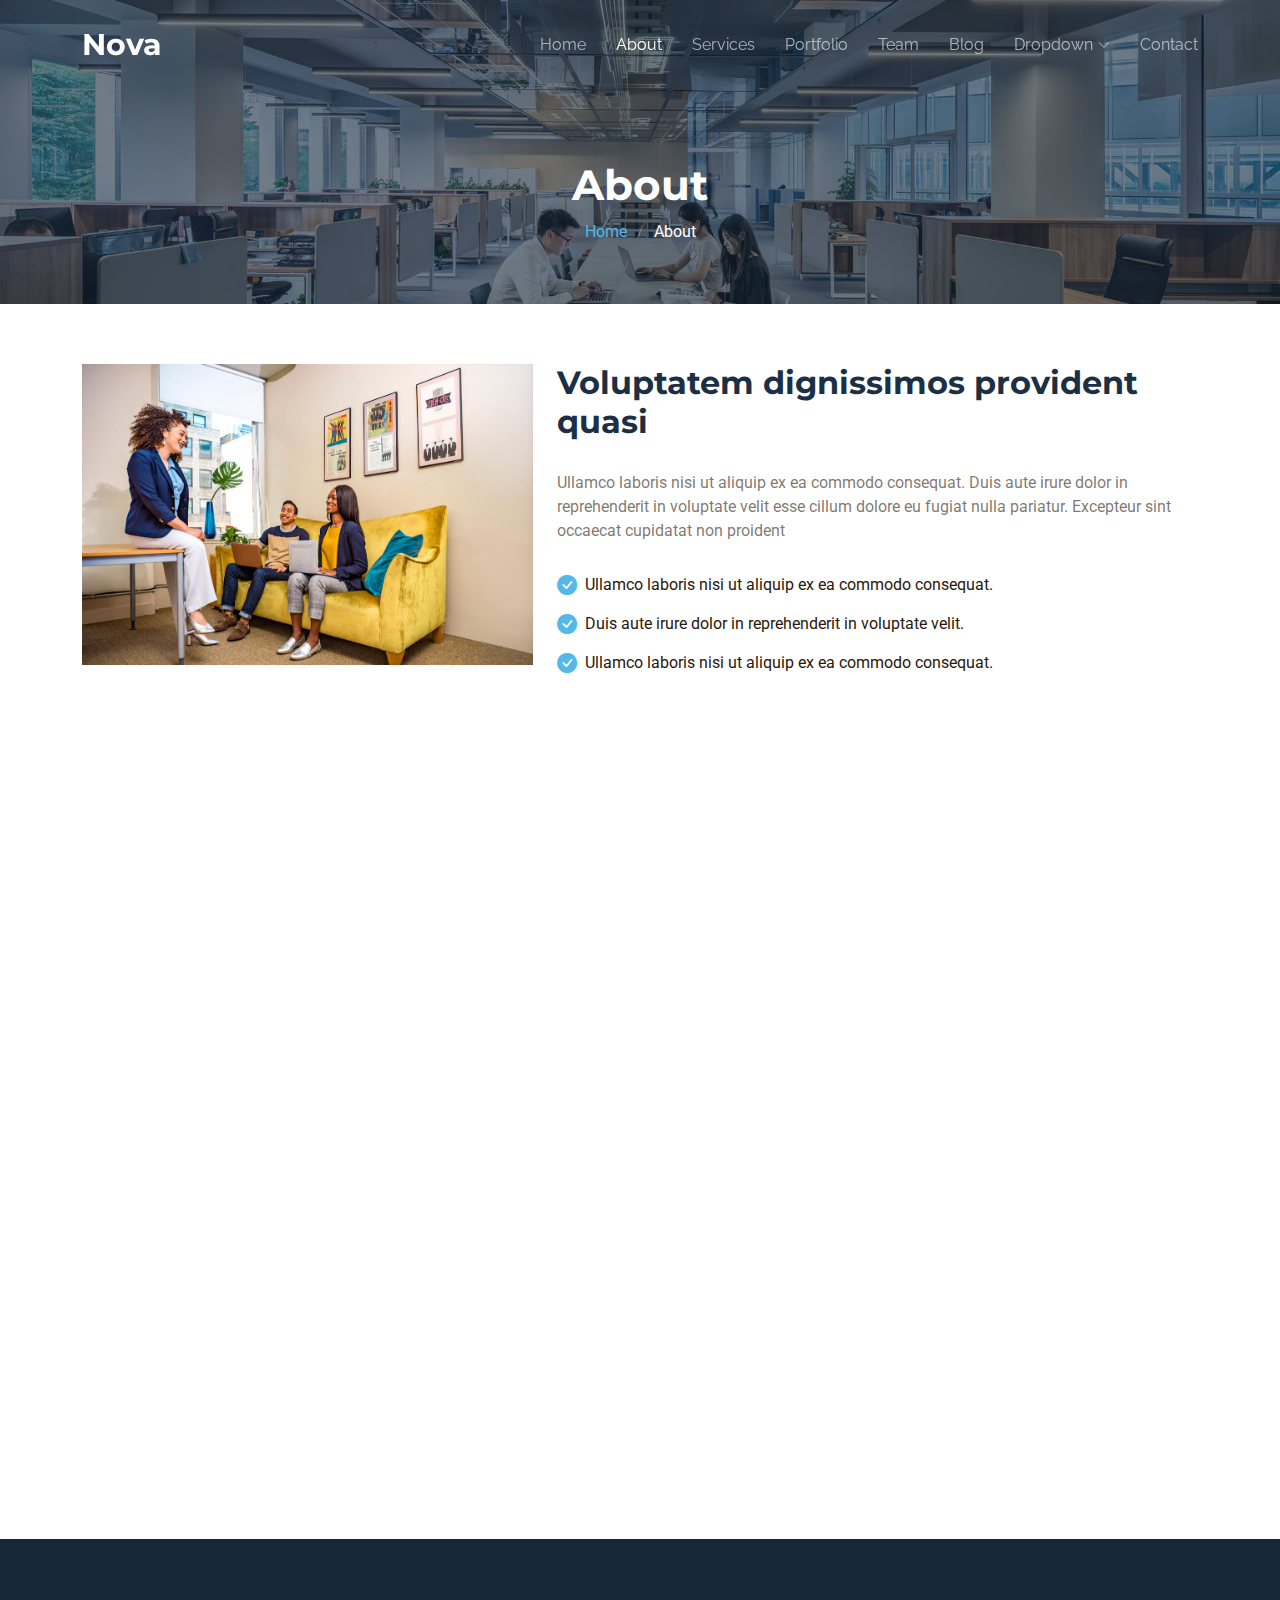
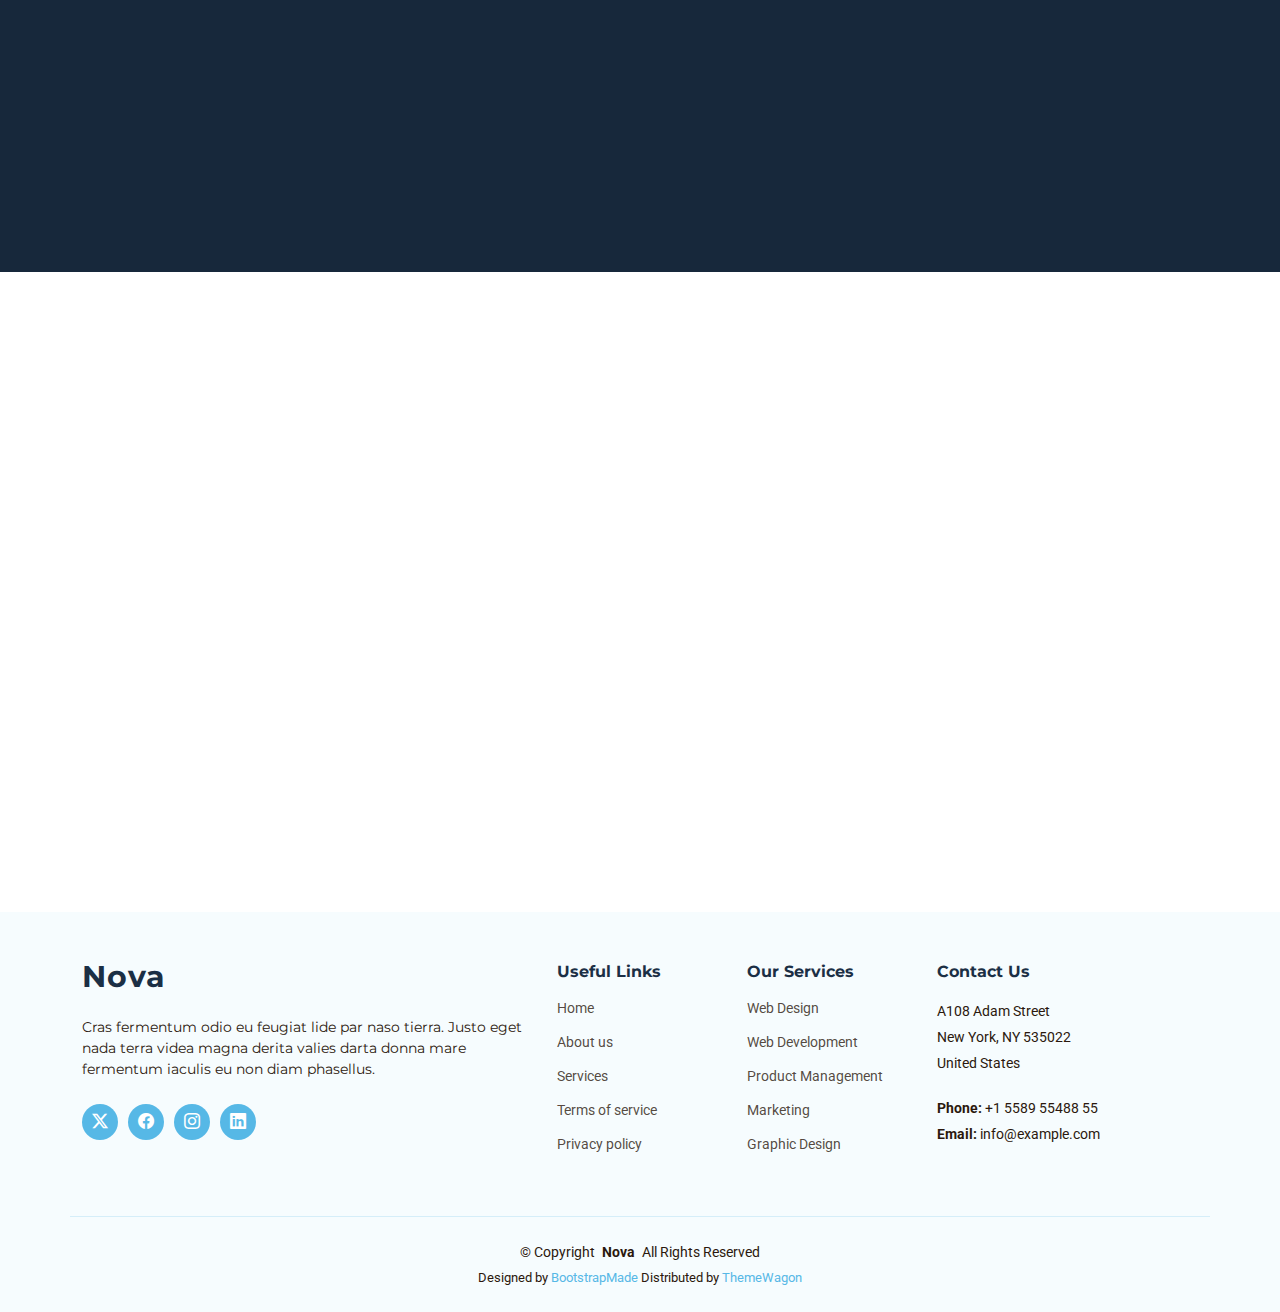
<file: public/about.html>
<!DOCTYPE html>
<html lang="en">

<head>
  <meta charset="utf-8">
  <meta content="width=device-width, initial-scale=1.0" name="viewport">
  <title>About - Nova Bootstrap Template</title>
  <meta name="description" content="">
  <meta name="keywords" content="">

  <!-- Favicons -->
  <link href="assets/img/favicon.png" rel="icon">
  <link href="assets/img/apple-touch-icon.png" rel="apple-touch-icon">

  <!-- Fonts -->
  <link href="https://fonts.googleapis.com" rel="preconnect">
  <link href="https://fonts.gstatic.com" rel="preconnect" crossorigin>
  <link href="https://fonts.googleapis.com/css2?family=Roboto:ital,wght@0,100;0,300;0,400;0,500;0,700;0,900;1,100;1,300;1,400;1,500;1,700;1,900&family=Montserrat:ital,wght@0,100;0,200;0,300;0,400;0,500;0,600;0,700;0,800;0,900;1,100;1,200;1,300;1,400;1,500;1,600;1,700;1,800;1,900&family=Raleway:ital,wght@0,100;0,200;0,300;0,400;0,500;0,600;0,700;0,800;0,900;1,100;1,200;1,300;1,400;1,500;1,600;1,700;1,800;1,900&display=swap" rel="stylesheet">

  <!-- Vendor CSS Files -->
  <link href="assets/vendor/bootstrap/css/bootstrap.min.css" rel="stylesheet">
  <link href="assets/vendor/bootstrap-icons/bootstrap-icons.css" rel="stylesheet">
  <link href="assets/vendor/aos/aos.css" rel="stylesheet">
  <link href="assets/vendor/glightbox/css/glightbox.min.css" rel="stylesheet">
  <link href="assets/vendor/swiper/swiper-bundle.min.css" rel="stylesheet">

  <!-- Main CSS File -->
  <link href="assets/css/main.css" rel="stylesheet">

  <!-- =======================================================
  * Template Name: Nova
  * Template URL: https://bootstrapmade.com/nova-bootstrap-business-template/
  * Updated: Aug 07 2024 with Bootstrap v5.3.3
  * Author: BootstrapMade.com
  * License: https://bootstrapmade.com/license/
  ======================================================== -->
</head>

<body class="about-page">

  <header id="header" class="header d-flex align-items-center fixed-top">
    <div class="container-fluid container-xl position-relative d-flex align-items-center justify-content-between">

      <a href="index.html" class="logo d-flex align-items-center">
        <!-- Uncomment the line below if you also wish to use an image logo -->
        <!-- <img src="assets/img/logo.png" alt=""> -->
        <h1 class="sitename">Nova</h1>
      </a>

      <nav id="navmenu" class="navmenu">
        <ul>
          <li><a href="index.html">Home<br></a></li>
          <li><a href="about.html" class="active">About</a></li>
          <li><a href="services.html">Services</a></li>
          <li><a href="portfolio.html">Portfolio</a></li>
          <li><a href="team.html">Team</a></li>
          <li><a href="blog.html">Blog</a></li>
          <li class="dropdown"><a href="#"><span>Dropdown</span> <i class="bi bi-chevron-down toggle-dropdown"></i></a>
            <ul>
              <li><a href="#">Dropdown 1</a></li>
              <li class="dropdown"><a href="#"><span>Deep Dropdown</span> <i class="bi bi-chevron-down toggle-dropdown"></i></a>
                <ul>
                  <li><a href="#">Deep Dropdown 1</a></li>
                  <li><a href="#">Deep Dropdown 2</a></li>
                  <li><a href="#">Deep Dropdown 3</a></li>
                  <li><a href="#">Deep Dropdown 4</a></li>
                  <li><a href="#">Deep Dropdown 5</a></li>
                </ul>
              </li>
              <li><a href="#">Dropdown 2</a></li>
              <li><a href="#">Dropdown 3</a></li>
              <li><a href="#">Dropdown 4</a></li>
            </ul>
          </li>
          <li><a href="contact.html">Contact</a></li>
        </ul>
        <i class="mobile-nav-toggle d-xl-none bi bi-list"></i>
      </nav>

    </div>
  </header>

  <main class="main">

    <!-- Page Title -->
    <div class="page-title dark-background" data-aos="fade" style="background-image: url(assets/img/about-page-title-bg.jpg);">
      <div class="container">
        <h1>About</h1>
        <nav class="breadcrumbs">
          <ol>
            <li><a href="index.html">Home</a></li>
            <li class="current">About</li>
          </ol>
        </nav>
      </div>
    </div><!-- End Page Title -->

    <!-- About Section -->
    <section id="about" class="about section">

      <div class="container">

        <div class="row gy-4" data-aos="fade-up" data-aos-delay="100">
          <div class="col-lg-5">
            <img src="assets/img/about.jpg" class="img-fluid" alt="">
          </div>
          <div class="col-lg-7" data-aos="fade-up" data-aos-delay="200">
            <div class="content">
              <h3>Voluptatem dignissimos provident quasi</h3>
              <p>
                Ullamco laboris nisi ut aliquip ex ea commodo consequat. Duis aute irure dolor in reprehenderit in voluptate
                velit esse cillum dolore eu fugiat nulla pariatur. Excepteur sint occaecat cupidatat non proident
              </p>
              <ul>
                <li><i class="bi bi-check-circle-fill"></i> <span>Ullamco laboris nisi ut aliquip ex ea commodo consequat.</span></li>
                <li><i class="bi bi-check-circle-fill"></i> <span>Duis aute irure dolor in reprehenderit in voluptate velit.</span></li>
                <li><i class="bi bi-check-circle-fill"></i> <span>Ullamco laboris nisi ut aliquip ex ea commodo consequat.</span></li>
              </ul>
            </div>
          </div>
        </div>

      </div>

    </section><!-- /About Section -->

    <!-- Why Us Section -->
    <section id="why-us" class="why-us section">

      <div class="container">

        <div class="row g-0">

          <div class="col-xl-5 img-bg" data-aos="fade-up" data-aos-delay="100">
            <img src="assets/img/why-us-bg.jpg" alt="">
          </div>

          <div class="col-xl-7 slides position-relative" data-aos="fade-up" data-aos-delay="200">

            <div class="swiper init-swiper">
              <script type="application/json" class="swiper-config">
                {
                  "loop": true,
                  "speed": 600,
                  "autoplay": {
                    "delay": 5000
                  },
                  "slidesPerView": "auto",
                  "centeredSlides": true,
                  "pagination": {
                    "el": ".swiper-pagination",
                    "type": "bullets",
                    "clickable": true
                  },
                  "navigation": {
                    "nextEl": ".swiper-button-next",
                    "prevEl": ".swiper-button-prev"
                  }
                }
              </script>
              <div class="swiper-wrapper">

                <div class="swiper-slide">
                  <div class="item">
                    <h3 class="mb-3">Let's grow your business together</h3>
                    <h4 class="mb-3">Optio reiciendis accusantium iusto architecto at quia minima maiores quidem, dolorum.</h4>
                    <p>Lorem ipsum dolor sit amet consectetur adipisicing elit. Repellendus, ipsam perferendis asperiores explicabo vel tempore velit totam, natus nesciunt accusantium dicta quod quibusdam ipsum maiores nobis non, eum. Ullam reiciendis dignissimos laborum aut, magni voluptatem velit doloribus quas sapiente optio.</p>
                  </div>
                </div><!-- End slide item -->

                <div class="swiper-slide">
                  <div class="item">
                    <h3 class="mb-3">Unde perspiciatis ut repellat dolorem</h3>
                    <h4 class="mb-3">Amet cumque nam sed voluptas doloribus iusto. Dolorem eos aliquam quis.</h4>
                    <p>Dolorem quia fuga consectetur voluptatem. Earum consequatur nulla maxime necessitatibus cum accusamus. Voluptatem dolorem ut numquam dolorum delectus autem veritatis facilis. Et ea ut repellat ea. Facere est dolores fugiat dolor.</p>
                  </div>
                </div><!-- End slide item -->

                <div class="swiper-slide">
                  <div class="item">
                    <h3 class="mb-3">Aliquid non alias minus</h3>
                    <h4 class="mb-3">Necessitatibus voluptatibus explicabo dolores a vitae voluptatum.</h4>
                    <p>Neque voluptates aut. Soluta aut perspiciatis porro deserunt. Voluptate ut itaque velit. Aut consectetur voluptatem aspernatur sequi sit laborum. Voluptas enim dolorum fugiat aut.</p>
                  </div>
                </div><!-- End slide item -->

                <div class="swiper-slide">
                  <div class="item">
                    <h3 class="mb-3">Necessitatibus suscipit non voluptatem quibusdam</h3>
                    <h4 class="mb-3">Tempora quos est ut quia adipisci ut voluptas. Deleniti laborum soluta nihil est. Eum similique neque autem ut.</h4>
                    <p>Ut rerum et autem vel. Et rerum molestiae aut sit vel incidunt sit at voluptatem. Saepe dolorem et sed voluptate impedit. Ad et qui sint at qui animi animi rerum.</p>
                  </div>
                </div><!-- End slide item -->

              </div>
              <div class="swiper-pagination"></div>
            </div>

            <div class="swiper-button-prev"></div>
            <div class="swiper-button-next"></div>
          </div>

        </div>

      </div>

    </section><!-- /Why Us Section -->

    <!-- Call To Action Section -->
    <section id="call-to-action" class="call-to-action section dark-background">

      <img src="assets/img/cta-bg.jpg" alt="">

      <div class="container">
        <div class="row justify-content-center" data-aos="zoom-in" data-aos-delay="100">
          <div class="col-xl-10">
            <div class="text-center">
              <h3>Call To Action</h3>
              <p>Duis aute irure dolor in reprehenderit in voluptate velit esse cillum dolore eu fugiat nulla pariatur. Excepteur sint occaecat cupidatat non proident, sunt in culpa qui officia deserunt mollit anim id est laborum.</p>
              <a class="cta-btn" href="#">Call To Action</a>
            </div>
          </div>
        </div>
      </div>

    </section><!-- /Call To Action Section -->

    <!-- Team Section -->
    <section id="team" class="team section">

      <!-- Section Title -->
      <div class="container section-title" data-aos="fade-up">
        <h2>Our Team</h2>
        <p>Necessitatibus eius consequatur ex aliquid fuga eum quidem sint consectetur velit</p>
      </div><!-- End Section Title -->

      <div class="container">

        <div class="row gy-4">

          <div class="col-lg-3 col-md-6 d-flex align-items-stretch" data-aos="fade-up" data-aos-delay="100">
            <div class="team-member">
              <div class="member-img">
                <img src="assets/img/team/team-1.jpg" class="img-fluid" alt="">
                <div class="social">
                  <a href=""><i class="bi bi-twitter-x"></i></a>
                  <a href=""><i class="bi bi-facebook"></i></a>
                  <a href=""><i class="bi bi-instagram"></i></a>
                  <a href=""><i class="bi bi-linkedin"></i></a>
                </div>
              </div>
              <div class="member-info">
                <h4>Walter White</h4>
                <span>Chief Executive Officer</span>
              </div>
            </div>
          </div><!-- End Team Member -->

          <div class="col-lg-3 col-md-6 d-flex align-items-stretch" data-aos="fade-up" data-aos-delay="200">
            <div class="team-member">
              <div class="member-img">
                <img src="assets/img/team/team-2.jpg" class="img-fluid" alt="">
                <div class="social">
                  <a href=""><i class="bi bi-twitter-x"></i></a>
                  <a href=""><i class="bi bi-facebook"></i></a>
                  <a href=""><i class="bi bi-instagram"></i></a>
                  <a href=""><i class="bi bi-linkedin"></i></a>
                </div>
              </div>
              <div class="member-info">
                <h4>Sarah Jhonson</h4>
                <span>Product Manager</span>
              </div>
            </div>
          </div><!-- End Team Member -->

          <div class="col-lg-3 col-md-6 d-flex align-items-stretch" data-aos="fade-up" data-aos-delay="300">
            <div class="team-member">
              <div class="member-img">
                <img src="assets/img/team/team-3.jpg" class="img-fluid" alt="">
                <div class="social">
                  <a href=""><i class="bi bi-twitter-x"></i></a>
                  <a href=""><i class="bi bi-facebook"></i></a>
                  <a href=""><i class="bi bi-instagram"></i></a>
                  <a href=""><i class="bi bi-linkedin"></i></a>
                </div>
              </div>
              <div class="member-info">
                <h4>William Anderson</h4>
                <span>CTO</span>
              </div>
            </div>
          </div><!-- End Team Member -->

          <div class="col-lg-3 col-md-6 d-flex align-items-stretch" data-aos="fade-up" data-aos-delay="400">
            <div class="team-member">
              <div class="member-img">
                <img src="assets/img/team/team-4.jpg" class="img-fluid" alt="">
                <div class="social">
                  <a href=""><i class="bi bi-twitter-x"></i></a>
                  <a href=""><i class="bi bi-facebook"></i></a>
                  <a href=""><i class="bi bi-instagram"></i></a>
                  <a href=""><i class="bi bi-linkedin"></i></a>
                </div>
              </div>
              <div class="member-info">
                <h4>Amanda Jepson</h4>
                <span>Accountant</span>
              </div>
            </div>
          </div><!-- End Team Member -->

        </div>

      </div>

    </section><!-- /Team Section -->

  </main>

  <footer id="footer" class="footer light-background">

    <div class="footer-top">
      <div class="container">
        <div class="row gy-4">
          <div class="col-lg-5 col-md-12 footer-about">
            <a href="index.html" class="logo d-flex align-items-center">
              <span class="sitename">Nova</span>
            </a>
            <p>Cras fermentum odio eu feugiat lide par naso tierra. Justo eget nada terra videa magna derita valies darta donna mare fermentum iaculis eu non diam phasellus.</p>
            <div class="social-links d-flex mt-4">
              <a href=""><i class="bi bi-twitter-x"></i></a>
              <a href=""><i class="bi bi-facebook"></i></a>
              <a href=""><i class="bi bi-instagram"></i></a>
              <a href=""><i class="bi bi-linkedin"></i></a>
            </div>
          </div>

          <div class="col-lg-2 col-6 footer-links">
            <h4>Useful Links</h4>
            <ul>
              <li><a href="#">Home</a></li>
              <li><a href="#">About us</a></li>
              <li><a href="#">Services</a></li>
              <li><a href="#">Terms of service</a></li>
              <li><a href="#">Privacy policy</a></li>
            </ul>
          </div>

          <div class="col-lg-2 col-6 footer-links">
            <h4>Our Services</h4>
            <ul>
              <li><a href="#">Web Design</a></li>
              <li><a href="#">Web Development</a></li>
              <li><a href="#">Product Management</a></li>
              <li><a href="#">Marketing</a></li>
              <li><a href="#">Graphic Design</a></li>
            </ul>
          </div>

          <div class="col-lg-3 col-md-12 footer-contact text-center text-md-start">
            <h4>Contact Us</h4>
            <p>A108 Adam Street</p>
            <p>New York, NY 535022</p>
            <p>United States</p>
            <p class="mt-4"><strong>Phone:</strong> <span>+1 5589 55488 55</span></p>
            <p><strong>Email:</strong> <span>info@example.com</span></p>
          </div>

        </div>
      </div>
    </div>

    <div class="container copyright text-center">
      <p>© <span>Copyright</span> <strong class="px-1 sitename">Nova</strong> <span>All Rights Reserved</span></p>
      <div class="credits">
        <!-- All the links in the footer should remain intact. -->
        <!-- You can delete the links only if you've purchased the pro version. -->
        <!-- Licensing information: https://bootstrapmade.com/license/ -->
        <!-- Purchase the pro version with working PHP/AJAX contact form: [buy-url] -->
        Designed by <a href="https://bootstrapmade.com/">BootstrapMade</a> Distributed by <a href="https://themewagon.com">ThemeWagon</a>
      </div>
    </div>

  </footer>

  <!-- Scroll Top -->
  <a href="#" id="scroll-top" class="scroll-top d-flex align-items-center justify-content-center"><i class="bi bi-arrow-up-short"></i></a>

  <!-- Preloader -->
  <div id="preloader"></div>

  <!-- Vendor JS Files -->
  <script src="assets/vendor/bootstrap/js/bootstrap.bundle.min.js"></script>
  <script src="assets/vendor/php-email-form/validate.js"></script>
  <script src="assets/vendor/aos/aos.js"></script>
  <script src="assets/vendor/glightbox/js/glightbox.min.js"></script>
  <script src="assets/vendor/swiper/swiper-bundle.min.js"></script>
  <script src="assets/vendor/imagesloaded/imagesloaded.pkgd.min.js"></script>
  <script src="assets/vendor/isotope-layout/isotope.pkgd.min.js"></script>

  <!-- Main JS File -->
  <script src="assets/js/main.js"></script>

</body>

</html>
</file>
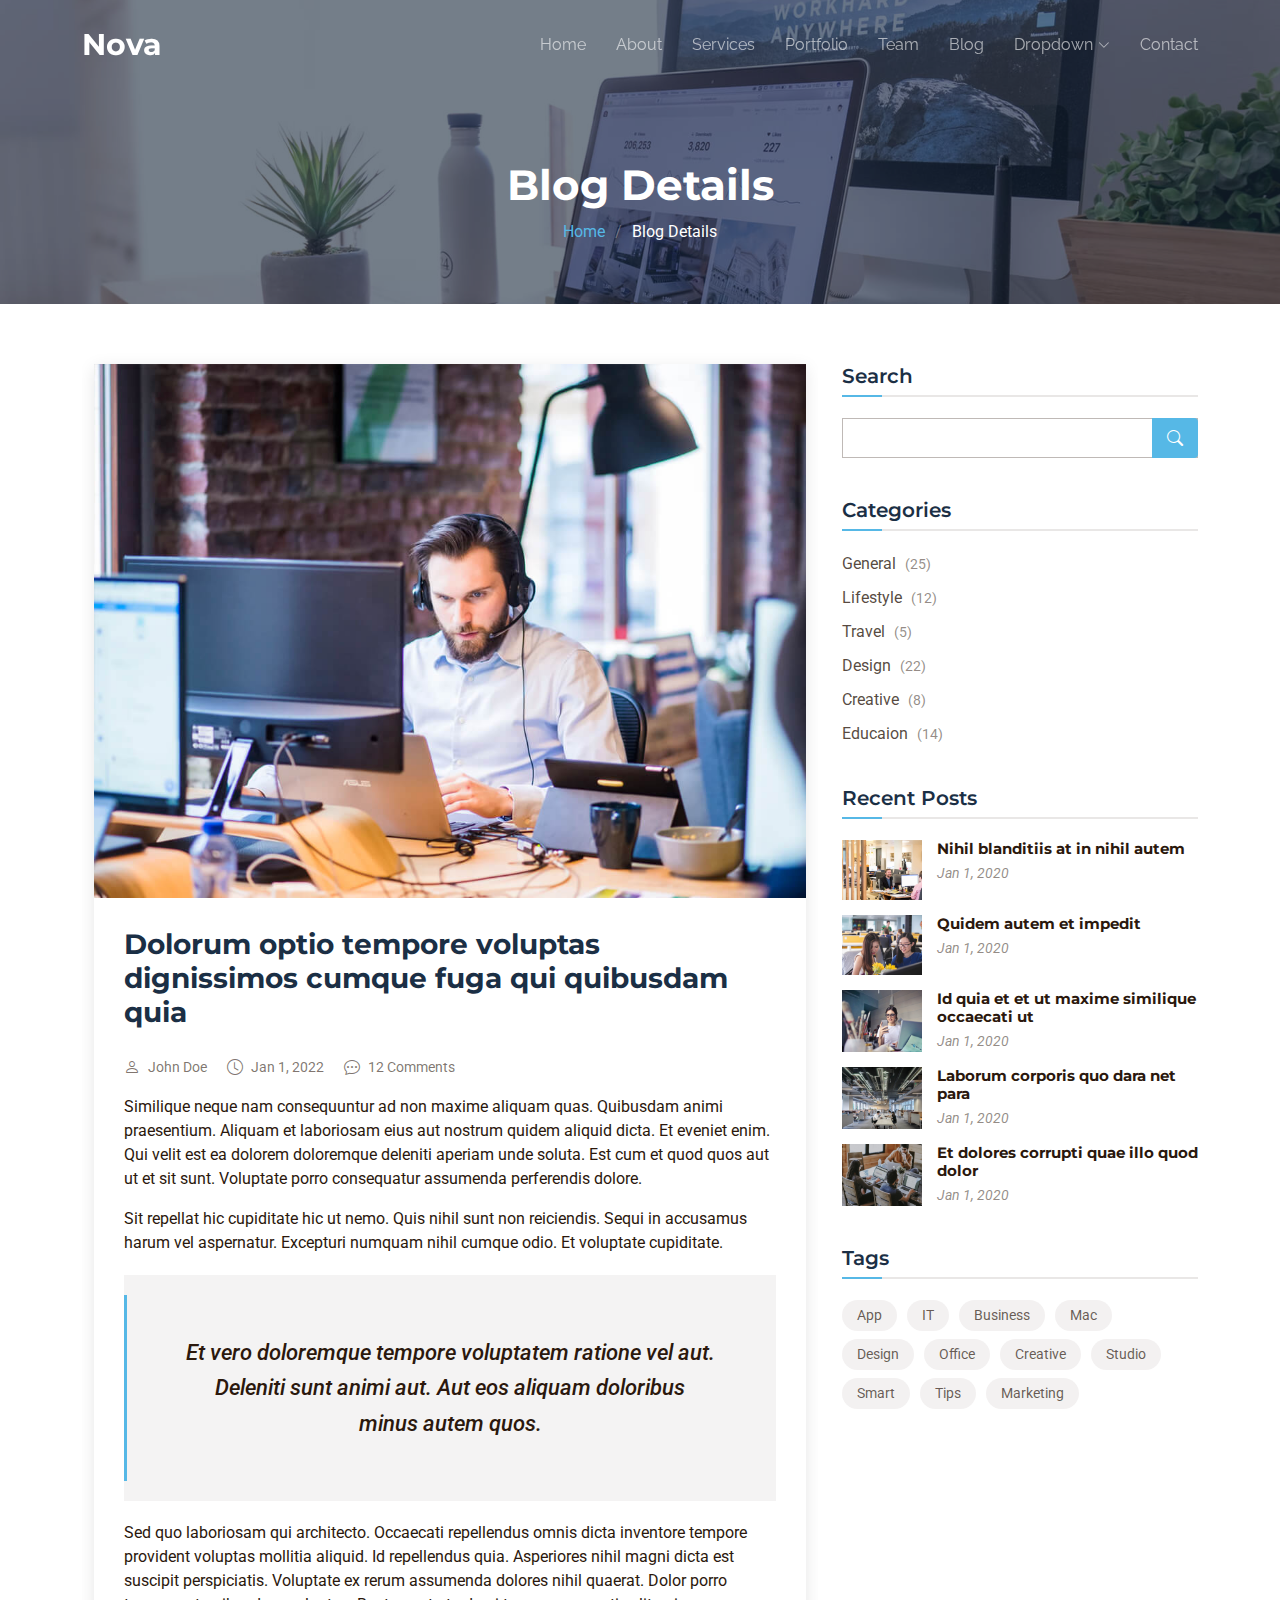
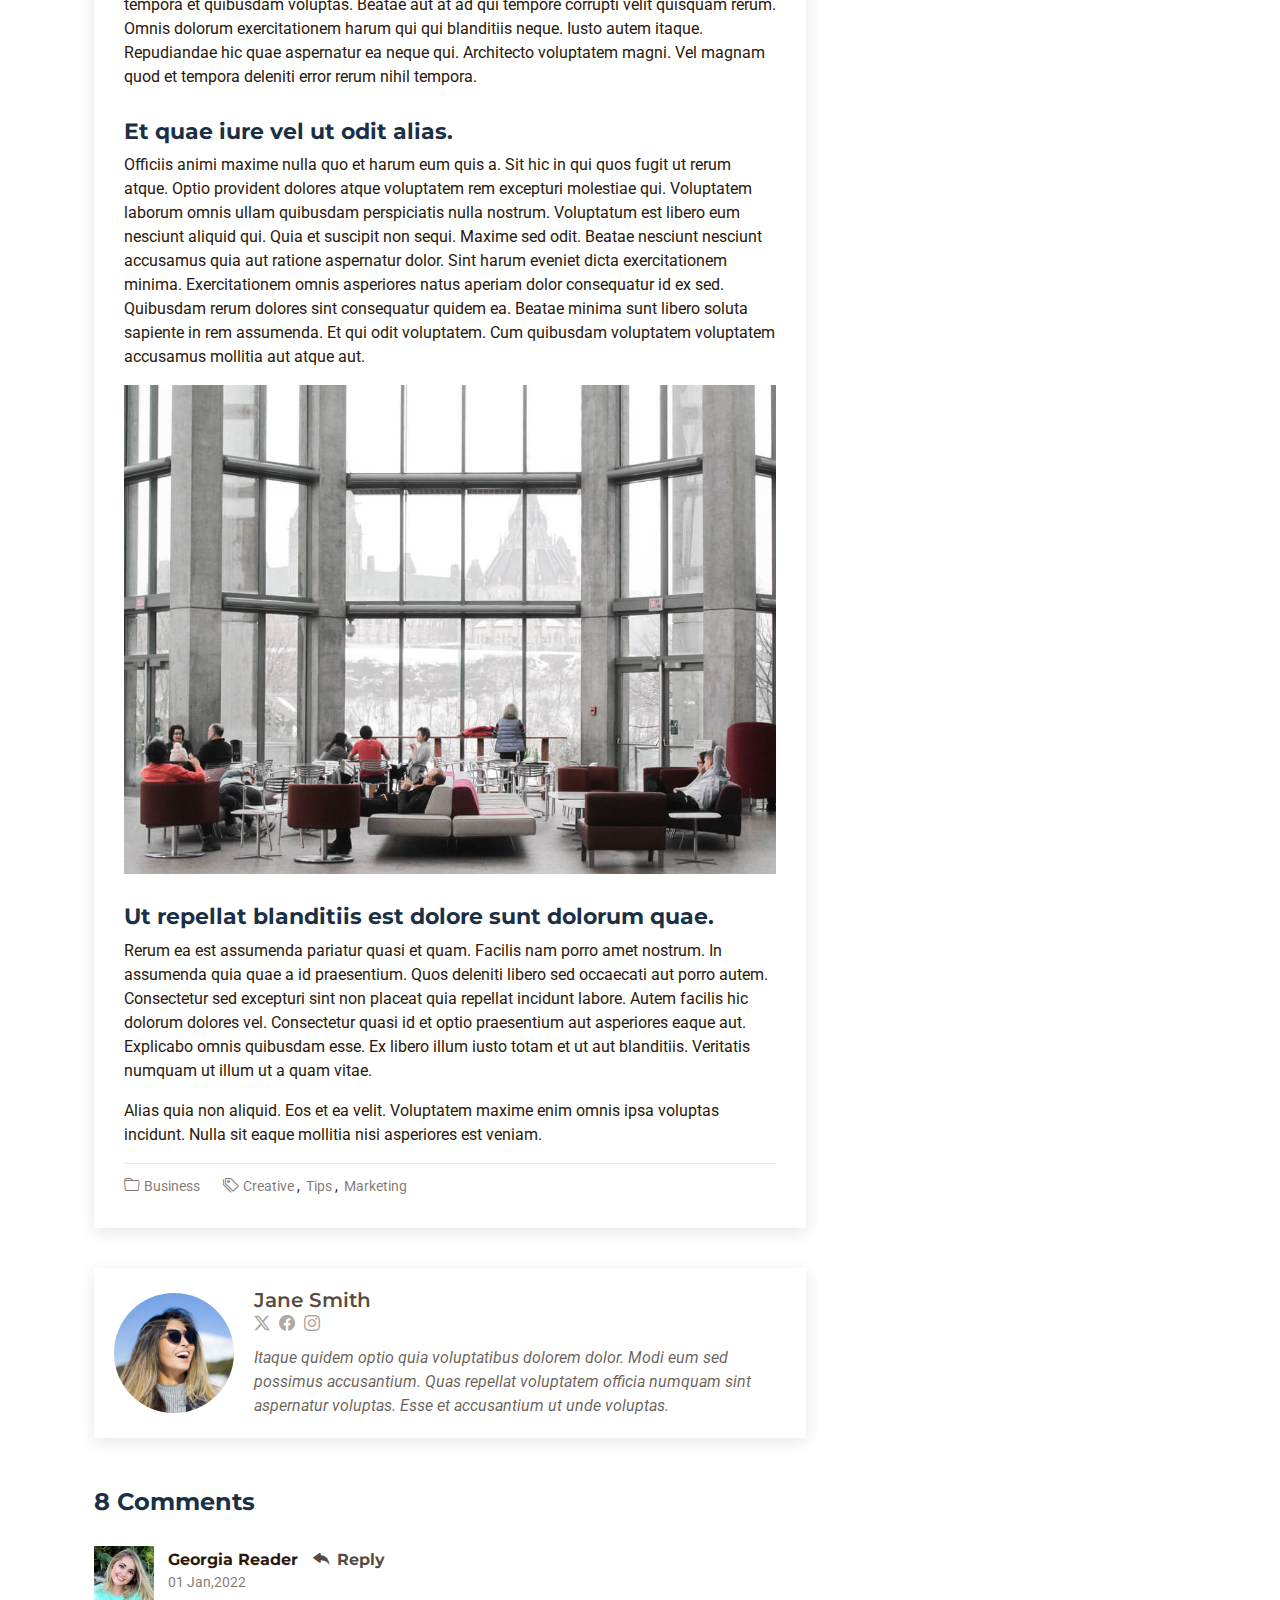
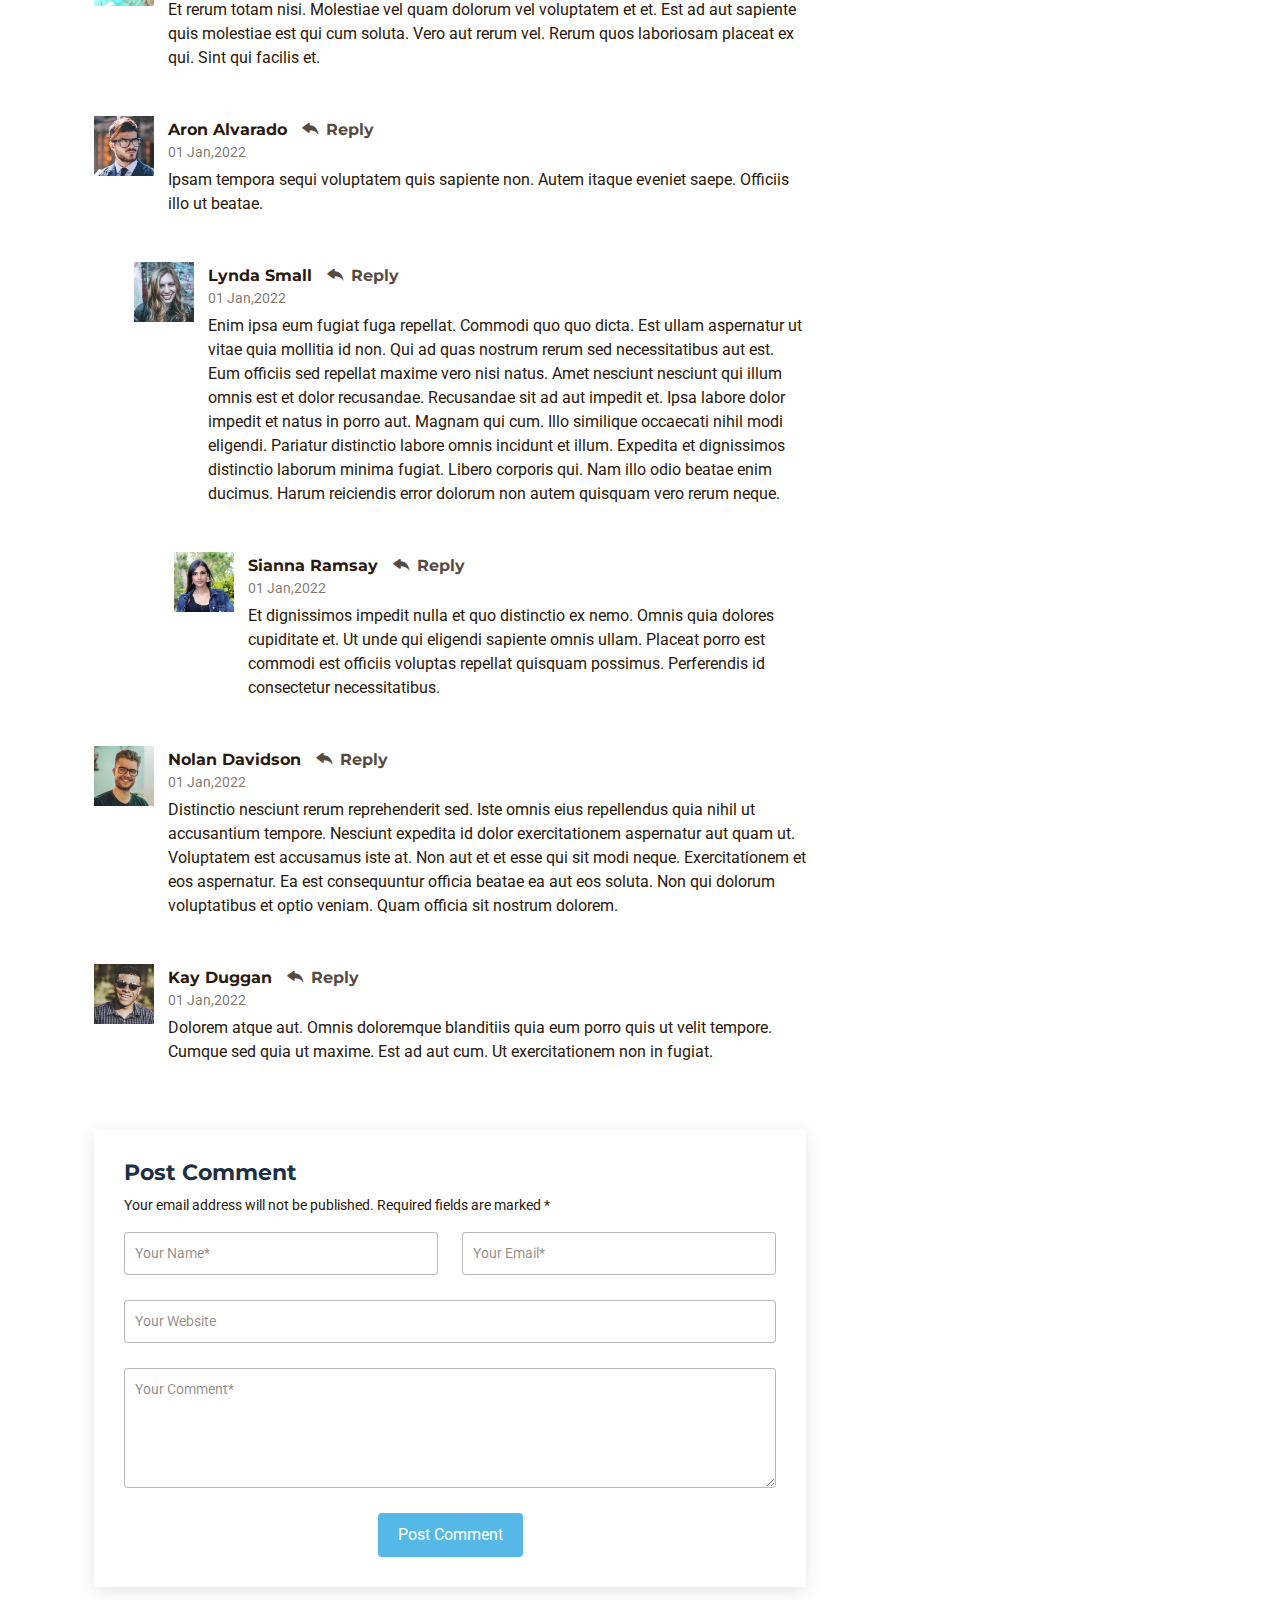
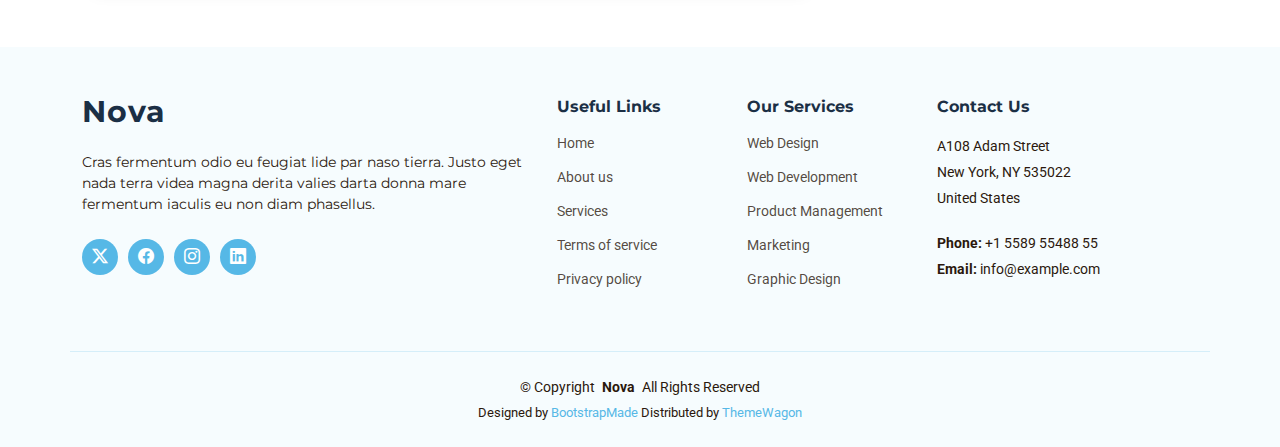
<file: public/blog-details.html>
<!DOCTYPE html>
<html lang="en">

<head>
  <meta charset="utf-8">
  <meta content="width=device-width, initial-scale=1.0" name="viewport">
  <title>Blog Details - Nova Bootstrap Template</title>
  <meta name="description" content="">
  <meta name="keywords" content="">

  <!-- Favicons -->
  <link href="assets/img/favicon.png" rel="icon">
  <link href="assets/img/apple-touch-icon.png" rel="apple-touch-icon">

  <!-- Fonts -->
  <link href="https://fonts.googleapis.com" rel="preconnect">
  <link href="https://fonts.gstatic.com" rel="preconnect" crossorigin>
  <link href="https://fonts.googleapis.com/css2?family=Roboto:ital,wght@0,100;0,300;0,400;0,500;0,700;0,900;1,100;1,300;1,400;1,500;1,700;1,900&family=Montserrat:ital,wght@0,100;0,200;0,300;0,400;0,500;0,600;0,700;0,800;0,900;1,100;1,200;1,300;1,400;1,500;1,600;1,700;1,800;1,900&family=Raleway:ital,wght@0,100;0,200;0,300;0,400;0,500;0,600;0,700;0,800;0,900;1,100;1,200;1,300;1,400;1,500;1,600;1,700;1,800;1,900&display=swap" rel="stylesheet">

  <!-- Vendor CSS Files -->
  <link href="assets/vendor/bootstrap/css/bootstrap.min.css" rel="stylesheet">
  <link href="assets/vendor/bootstrap-icons/bootstrap-icons.css" rel="stylesheet">
  <link href="assets/vendor/aos/aos.css" rel="stylesheet">
  <link href="assets/vendor/glightbox/css/glightbox.min.css" rel="stylesheet">
  <link href="assets/vendor/swiper/swiper-bundle.min.css" rel="stylesheet">

  <!-- Main CSS File -->
  <link href="assets/css/main.css" rel="stylesheet">

  <!-- =======================================================
  * Template Name: Nova
  * Template URL: https://bootstrapmade.com/nova-bootstrap-business-template/
  * Updated: Aug 07 2024 with Bootstrap v5.3.3
  * Author: BootstrapMade.com
  * License: https://bootstrapmade.com/license/
  ======================================================== -->
</head>

<body class="blog-details-page">

  <header id="header" class="header d-flex align-items-center fixed-top">
    <div class="container-fluid container-xl position-relative d-flex align-items-center justify-content-between">

      <a href="index.html" class="logo d-flex align-items-center">
        <!-- Uncomment the line below if you also wish to use an image logo -->
        <!-- <img src="assets/img/logo.png" alt=""> -->
        <h1 class="sitename">Nova</h1>
      </a>

      <nav id="navmenu" class="navmenu">
        <ul>
          <li><a href="index.html">Home<br></a></li>
          <li><a href="about.html">About</a></li>
          <li><a href="services.html">Services</a></li>
          <li><a href="portfolio.html">Portfolio</a></li>
          <li><a href="team.html">Team</a></li>
          <li><a href="blog.html">Blog</a></li>
          <li class="dropdown"><a href="#"><span>Dropdown</span> <i class="bi bi-chevron-down toggle-dropdown"></i></a>
            <ul>
              <li><a href="#">Dropdown 1</a></li>
              <li class="dropdown"><a href="#"><span>Deep Dropdown</span> <i class="bi bi-chevron-down toggle-dropdown"></i></a>
                <ul>
                  <li><a href="#">Deep Dropdown 1</a></li>
                  <li><a href="#">Deep Dropdown 2</a></li>
                  <li><a href="#">Deep Dropdown 3</a></li>
                  <li><a href="#">Deep Dropdown 4</a></li>
                  <li><a href="#">Deep Dropdown 5</a></li>
                </ul>
              </li>
              <li><a href="#">Dropdown 2</a></li>
              <li><a href="#">Dropdown 3</a></li>
              <li><a href="#">Dropdown 4</a></li>
            </ul>
          </li>
          <li><a href="contact.html">Contact</a></li>
        </ul>
        <i class="mobile-nav-toggle d-xl-none bi bi-list"></i>
      </nav>

    </div>
  </header>

  <main class="main">

    <!-- Page Title -->
    <div class="page-title dark-background" data-aos="fade" style="background-image: url(assets/img/blog-page-title-bg.jpg);">
      <div class="container">
        <h1>Blog Details</h1>
        <nav class="breadcrumbs">
          <ol>
            <li><a href="index.html">Home</a></li>
            <li class="current">Blog Details</li>
          </ol>
        </nav>
      </div>
    </div><!-- End Page Title -->

    <div class="container">
      <div class="row">

        <div class="col-lg-8">

          <!-- Blog Details Section -->
          <section id="blog-details" class="blog-details section">
            <div class="container">

              <article class="article">

                <div class="post-img">
                  <img src="assets/img/blog/blog-1.jpg" alt="" class="img-fluid">
                </div>

                <h2 class="title">Dolorum optio tempore voluptas dignissimos cumque fuga qui quibusdam quia</h2>

                <div class="meta-top">
                  <ul>
                    <li class="d-flex align-items-center"><i class="bi bi-person"></i> <a href="blog-details.html">John Doe</a></li>
                    <li class="d-flex align-items-center"><i class="bi bi-clock"></i> <a href="blog-details.html"><time datetime="2020-01-01">Jan 1, 2022</time></a></li>
                    <li class="d-flex align-items-center"><i class="bi bi-chat-dots"></i> <a href="blog-details.html">12 Comments</a></li>
                  </ul>
                </div><!-- End meta top -->

                <div class="content">
                  <p>
                    Similique neque nam consequuntur ad non maxime aliquam quas. Quibusdam animi praesentium. Aliquam et laboriosam eius aut nostrum quidem aliquid dicta.
                    Et eveniet enim. Qui velit est ea dolorem doloremque deleniti aperiam unde soluta. Est cum et quod quos aut ut et sit sunt. Voluptate porro consequatur assumenda perferendis dolore.
                  </p>

                  <p>
                    Sit repellat hic cupiditate hic ut nemo. Quis nihil sunt non reiciendis. Sequi in accusamus harum vel aspernatur. Excepturi numquam nihil cumque odio. Et voluptate cupiditate.
                  </p>

                  <blockquote>
                    <p>
                      Et vero doloremque tempore voluptatem ratione vel aut. Deleniti sunt animi aut. Aut eos aliquam doloribus minus autem quos.
                    </p>
                  </blockquote>

                  <p>
                    Sed quo laboriosam qui architecto. Occaecati repellendus omnis dicta inventore tempore provident voluptas mollitia aliquid. Id repellendus quia. Asperiores nihil magni dicta est suscipit perspiciatis. Voluptate ex rerum assumenda dolores nihil quaerat.
                    Dolor porro tempora et quibusdam voluptas. Beatae aut at ad qui tempore corrupti velit quisquam rerum. Omnis dolorum exercitationem harum qui qui blanditiis neque.
                    Iusto autem itaque. Repudiandae hic quae aspernatur ea neque qui. Architecto voluptatem magni. Vel magnam quod et tempora deleniti error rerum nihil tempora.
                  </p>

                  <h3>Et quae iure vel ut odit alias.</h3>
                  <p>
                    Officiis animi maxime nulla quo et harum eum quis a. Sit hic in qui quos fugit ut rerum atque. Optio provident dolores atque voluptatem rem excepturi molestiae qui. Voluptatem laborum omnis ullam quibusdam perspiciatis nulla nostrum. Voluptatum est libero eum nesciunt aliquid qui.
                    Quia et suscipit non sequi. Maxime sed odit. Beatae nesciunt nesciunt accusamus quia aut ratione aspernatur dolor. Sint harum eveniet dicta exercitationem minima. Exercitationem omnis asperiores natus aperiam dolor consequatur id ex sed. Quibusdam rerum dolores sint consequatur quidem ea.
                    Beatae minima sunt libero soluta sapiente in rem assumenda. Et qui odit voluptatem. Cum quibusdam voluptatem voluptatem accusamus mollitia aut atque aut.
                  </p>
                  <img src="assets/img/blog/blog-inside-post.jpg" class="img-fluid" alt="">

                  <h3>Ut repellat blanditiis est dolore sunt dolorum quae.</h3>
                  <p>
                    Rerum ea est assumenda pariatur quasi et quam. Facilis nam porro amet nostrum. In assumenda quia quae a id praesentium. Quos deleniti libero sed occaecati aut porro autem. Consectetur sed excepturi sint non placeat quia repellat incidunt labore. Autem facilis hic dolorum dolores vel.
                    Consectetur quasi id et optio praesentium aut asperiores eaque aut. Explicabo omnis quibusdam esse. Ex libero illum iusto totam et ut aut blanditiis. Veritatis numquam ut illum ut a quam vitae.
                  </p>
                  <p>
                    Alias quia non aliquid. Eos et ea velit. Voluptatem maxime enim omnis ipsa voluptas incidunt. Nulla sit eaque mollitia nisi asperiores est veniam.
                  </p>

                </div><!-- End post content -->

                <div class="meta-bottom">
                  <i class="bi bi-folder"></i>
                  <ul class="cats">
                    <li><a href="#">Business</a></li>
                  </ul>

                  <i class="bi bi-tags"></i>
                  <ul class="tags">
                    <li><a href="#">Creative</a></li>
                    <li><a href="#">Tips</a></li>
                    <li><a href="#">Marketing</a></li>
                  </ul>
                </div><!-- End meta bottom -->

              </article>

            </div>
          </section><!-- /Blog Details Section -->

          <!-- Blog Author Section -->
          <section id="blog-author" class="blog-author section">

            <div class="container">
              <div class="author-container d-flex align-items-center">
                <img src="assets/img/blog/blog-author.jpg" class="rounded-circle flex-shrink-0" alt="">
                <div>
                  <h4>Jane Smith</h4>
                  <div class="social-links">
                    <a href="https://x.com/#"><i class="bi bi-twitter-x"></i></a>
                    <a href="https://facebook.com/#"><i class="bi bi-facebook"></i></a>
                    <a href="https://instagram.com/#"><i class="biu bi-instagram"></i></a>
                  </div>
                  <p>
                    Itaque quidem optio quia voluptatibus dolorem dolor. Modi eum sed possimus accusantium. Quas repellat voluptatem officia numquam sint aspernatur voluptas. Esse et accusantium ut unde voluptas.
                  </p>
                </div>
              </div>
            </div>

          </section><!-- /Blog Author Section -->

          <!-- Blog Comments Section -->
          <section id="blog-comments" class="blog-comments section">

            <div class="container">

              <h4 class="comments-count">8 Comments</h4>

              <div id="comment-1" class="comment">
                <div class="d-flex">
                  <div class="comment-img"><img src="assets/img/blog/comments-1.jpg" alt=""></div>
                  <div>
                    <h5><a href="">Georgia Reader</a> <a href="#" class="reply"><i class="bi bi-reply-fill"></i> Reply</a></h5>
                    <time datetime="2020-01-01">01 Jan,2022</time>
                    <p>
                      Et rerum totam nisi. Molestiae vel quam dolorum vel voluptatem et et. Est ad aut sapiente quis molestiae est qui cum soluta.
                      Vero aut rerum vel. Rerum quos laboriosam placeat ex qui. Sint qui facilis et.
                    </p>
                  </div>
                </div>
              </div><!-- End comment #1 -->

              <div id="comment-2" class="comment">
                <div class="d-flex">
                  <div class="comment-img"><img src="assets/img/blog/comments-2.jpg" alt=""></div>
                  <div>
                    <h5><a href="">Aron Alvarado</a> <a href="#" class="reply"><i class="bi bi-reply-fill"></i> Reply</a></h5>
                    <time datetime="2020-01-01">01 Jan,2022</time>
                    <p>
                      Ipsam tempora sequi voluptatem quis sapiente non. Autem itaque eveniet saepe. Officiis illo ut beatae.
                    </p>
                  </div>
                </div>

                <div id="comment-reply-1" class="comment comment-reply">
                  <div class="d-flex">
                    <div class="comment-img"><img src="assets/img/blog/comments-3.jpg" alt=""></div>
                    <div>
                      <h5><a href="">Lynda Small</a> <a href="#" class="reply"><i class="bi bi-reply-fill"></i> Reply</a></h5>
                      <time datetime="2020-01-01">01 Jan,2022</time>
                      <p>
                        Enim ipsa eum fugiat fuga repellat. Commodi quo quo dicta. Est ullam aspernatur ut vitae quia mollitia id non. Qui ad quas nostrum rerum sed necessitatibus aut est. Eum officiis sed repellat maxime vero nisi natus. Amet nesciunt nesciunt qui illum omnis est et dolor recusandae.

                        Recusandae sit ad aut impedit et. Ipsa labore dolor impedit et natus in porro aut. Magnam qui cum. Illo similique occaecati nihil modi eligendi. Pariatur distinctio labore omnis incidunt et illum. Expedita et dignissimos distinctio laborum minima fugiat.

                        Libero corporis qui. Nam illo odio beatae enim ducimus. Harum reiciendis error dolorum non autem quisquam vero rerum neque.
                      </p>
                    </div>
                  </div>

                  <div id="comment-reply-2" class="comment comment-reply">
                    <div class="d-flex">
                      <div class="comment-img"><img src="assets/img/blog/comments-4.jpg" alt=""></div>
                      <div>
                        <h5><a href="">Sianna Ramsay</a> <a href="#" class="reply"><i class="bi bi-reply-fill"></i> Reply</a></h5>
                        <time datetime="2020-01-01">01 Jan,2022</time>
                        <p>
                          Et dignissimos impedit nulla et quo distinctio ex nemo. Omnis quia dolores cupiditate et. Ut unde qui eligendi sapiente omnis ullam. Placeat porro est commodi est officiis voluptas repellat quisquam possimus. Perferendis id consectetur necessitatibus.
                        </p>
                      </div>
                    </div>

                  </div><!-- End comment reply #2-->

                </div><!-- End comment reply #1-->

              </div><!-- End comment #2-->

              <div id="comment-3" class="comment">
                <div class="d-flex">
                  <div class="comment-img"><img src="assets/img/blog/comments-5.jpg" alt=""></div>
                  <div>
                    <h5><a href="">Nolan Davidson</a> <a href="#" class="reply"><i class="bi bi-reply-fill"></i> Reply</a></h5>
                    <time datetime="2020-01-01">01 Jan,2022</time>
                    <p>
                      Distinctio nesciunt rerum reprehenderit sed. Iste omnis eius repellendus quia nihil ut accusantium tempore. Nesciunt expedita id dolor exercitationem aspernatur aut quam ut. Voluptatem est accusamus iste at.
                      Non aut et et esse qui sit modi neque. Exercitationem et eos aspernatur. Ea est consequuntur officia beatae ea aut eos soluta. Non qui dolorum voluptatibus et optio veniam. Quam officia sit nostrum dolorem.
                    </p>
                  </div>
                </div>

              </div><!-- End comment #3 -->

              <div id="comment-4" class="comment">
                <div class="d-flex">
                  <div class="comment-img"><img src="assets/img/blog/comments-6.jpg" alt=""></div>
                  <div>
                    <h5><a href="">Kay Duggan</a> <a href="#" class="reply"><i class="bi bi-reply-fill"></i> Reply</a></h5>
                    <time datetime="2020-01-01">01 Jan,2022</time>
                    <p>
                      Dolorem atque aut. Omnis doloremque blanditiis quia eum porro quis ut velit tempore. Cumque sed quia ut maxime. Est ad aut cum. Ut exercitationem non in fugiat.
                    </p>
                  </div>
                </div>

              </div><!-- End comment #4 -->

            </div>

          </section><!-- /Blog Comments Section -->

          <!-- Comment Form Section -->
          <section id="comment-form" class="comment-form section">
            <div class="container">

              <form action="">

                <h4>Post Comment</h4>
                <p>Your email address will not be published. Required fields are marked * </p>
                <div class="row">
                  <div class="col-md-6 form-group">
                    <input name="name" type="text" class="form-control" placeholder="Your Name*">
                  </div>
                  <div class="col-md-6 form-group">
                    <input name="email" type="text" class="form-control" placeholder="Your Email*">
                  </div>
                </div>
                <div class="row">
                  <div class="col form-group">
                    <input name="website" type="text" class="form-control" placeholder="Your Website">
                  </div>
                </div>
                <div class="row">
                  <div class="col form-group">
                    <textarea name="comment" class="form-control" placeholder="Your Comment*"></textarea>
                  </div>
                </div>

                <div class="text-center">
                  <button type="submit" class="btn btn-primary">Post Comment</button>
                </div>

              </form>

            </div>
          </section><!-- /Comment Form Section -->

        </div>

        <div class="col-lg-4 sidebar">

          <div class="widgets-container">

            <!-- Search Widget -->
            <div class="search-widget widget-item">

              <h3 class="widget-title">Search</h3>
              <form action="">
                <input type="text">
                <button type="submit" title="Search"><i class="bi bi-search"></i></button>
              </form>

            </div><!--/Search Widget -->

            <!-- Categories Widget -->
            <div class="categories-widget widget-item">

              <h3 class="widget-title">Categories</h3>
              <ul class="mt-3">
                <li><a href="#">General <span>(25)</span></a></li>
                <li><a href="#">Lifestyle <span>(12)</span></a></li>
                <li><a href="#">Travel <span>(5)</span></a></li>
                <li><a href="#">Design <span>(22)</span></a></li>
                <li><a href="#">Creative <span>(8)</span></a></li>
                <li><a href="#">Educaion <span>(14)</span></a></li>
              </ul>

            </div><!--/Categories Widget -->

            <!-- Recent Posts Widget -->
            <div class="recent-posts-widget widget-item">

              <h3 class="widget-title">Recent Posts</h3>

              <div class="post-item">
                <img src="assets/img/blog/blog-recent-1.jpg" alt="" class="flex-shrink-0">
                <div>
                  <h4><a href="blog-details.html">Nihil blanditiis at in nihil autem</a></h4>
                  <time datetime="2020-01-01">Jan 1, 2020</time>
                </div>
              </div><!-- End recent post item-->

              <div class="post-item">
                <img src="assets/img/blog/blog-recent-2.jpg" alt="" class="flex-shrink-0">
                <div>
                  <h4><a href="blog-details.html">Quidem autem et impedit</a></h4>
                  <time datetime="2020-01-01">Jan 1, 2020</time>
                </div>
              </div><!-- End recent post item-->

              <div class="post-item">
                <img src="assets/img/blog/blog-recent-3.jpg" alt="" class="flex-shrink-0">
                <div>
                  <h4><a href="blog-details.html">Id quia et et ut maxime similique occaecati ut</a></h4>
                  <time datetime="2020-01-01">Jan 1, 2020</time>
                </div>
              </div><!-- End recent post item-->

              <div class="post-item">
                <img src="assets/img/blog/blog-recent-4.jpg" alt="" class="flex-shrink-0">
                <div>
                  <h4><a href="blog-details.html">Laborum corporis quo dara net para</a></h4>
                  <time datetime="2020-01-01">Jan 1, 2020</time>
                </div>
              </div><!-- End recent post item-->

              <div class="post-item">
                <img src="assets/img/blog/blog-recent-5.jpg" alt="" class="flex-shrink-0">
                <div>
                  <h4><a href="blog-details.html">Et dolores corrupti quae illo quod dolor</a></h4>
                  <time datetime="2020-01-01">Jan 1, 2020</time>
                </div>
              </div><!-- End recent post item-->

            </div><!--/Recent Posts Widget -->

            <!-- Tags Widget -->
            <div class="tags-widget widget-item">

              <h3 class="widget-title">Tags</h3>
              <ul>
                <li><a href="#">App</a></li>
                <li><a href="#">IT</a></li>
                <li><a href="#">Business</a></li>
                <li><a href="#">Mac</a></li>
                <li><a href="#">Design</a></li>
                <li><a href="#">Office</a></li>
                <li><a href="#">Creative</a></li>
                <li><a href="#">Studio</a></li>
                <li><a href="#">Smart</a></li>
                <li><a href="#">Tips</a></li>
                <li><a href="#">Marketing</a></li>
              </ul>

            </div><!--/Tags Widget -->

          </div>

        </div>

      </div>
    </div>

  </main>

  <footer id="footer" class="footer light-background">

    <div class="footer-top">
      <div class="container">
        <div class="row gy-4">
          <div class="col-lg-5 col-md-12 footer-about">
            <a href="index.html" class="logo d-flex align-items-center">
              <span class="sitename">Nova</span>
            </a>
            <p>Cras fermentum odio eu feugiat lide par naso tierra. Justo eget nada terra videa magna derita valies darta donna mare fermentum iaculis eu non diam phasellus.</p>
            <div class="social-links d-flex mt-4">
              <a href=""><i class="bi bi-twitter-x"></i></a>
              <a href=""><i class="bi bi-facebook"></i></a>
              <a href=""><i class="bi bi-instagram"></i></a>
              <a href=""><i class="bi bi-linkedin"></i></a>
            </div>
          </div>

          <div class="col-lg-2 col-6 footer-links">
            <h4>Useful Links</h4>
            <ul>
              <li><a href="#">Home</a></li>
              <li><a href="#">About us</a></li>
              <li><a href="#">Services</a></li>
              <li><a href="#">Terms of service</a></li>
              <li><a href="#">Privacy policy</a></li>
            </ul>
          </div>

          <div class="col-lg-2 col-6 footer-links">
            <h4>Our Services</h4>
            <ul>
              <li><a href="#">Web Design</a></li>
              <li><a href="#">Web Development</a></li>
              <li><a href="#">Product Management</a></li>
              <li><a href="#">Marketing</a></li>
              <li><a href="#">Graphic Design</a></li>
            </ul>
          </div>

          <div class="col-lg-3 col-md-12 footer-contact text-center text-md-start">
            <h4>Contact Us</h4>
            <p>A108 Adam Street</p>
            <p>New York, NY 535022</p>
            <p>United States</p>
            <p class="mt-4"><strong>Phone:</strong> <span>+1 5589 55488 55</span></p>
            <p><strong>Email:</strong> <span>info@example.com</span></p>
          </div>

        </div>
      </div>
    </div>

    <div class="container copyright text-center">
      <p>© <span>Copyright</span> <strong class="px-1 sitename">Nova</strong> <span>All Rights Reserved</span></p>
      <div class="credits">
        <!-- All the links in the footer should remain intact. -->
        <!-- You can delete the links only if you've purchased the pro version. -->
        <!-- Licensing information: https://bootstrapmade.com/license/ -->
        <!-- Purchase the pro version with working PHP/AJAX contact form: [buy-url] -->
        Designed by <a href="https://bootstrapmade.com/">BootstrapMade</a> Distributed by <a href="https://themewagon.com">ThemeWagon</a>
      </div>
    </div>

  </footer>

  <!-- Scroll Top -->
  <a href="#" id="scroll-top" class="scroll-top d-flex align-items-center justify-content-center"><i class="bi bi-arrow-up-short"></i></a>

  <!-- Preloader -->
  <div id="preloader"></div>

  <!-- Vendor JS Files -->
  <script src="assets/vendor/bootstrap/js/bootstrap.bundle.min.js"></script>
  <script src="assets/vendor/php-email-form/validate.js"></script>
  <script src="assets/vendor/aos/aos.js"></script>
  <script src="assets/vendor/glightbox/js/glightbox.min.js"></script>
  <script src="assets/vendor/swiper/swiper-bundle.min.js"></script>
  <script src="assets/vendor/imagesloaded/imagesloaded.pkgd.min.js"></script>
  <script src="assets/vendor/isotope-layout/isotope.pkgd.min.js"></script>

  <!-- Main JS File -->
  <script src="assets/js/main.js"></script>

</body>

</html>
</file>
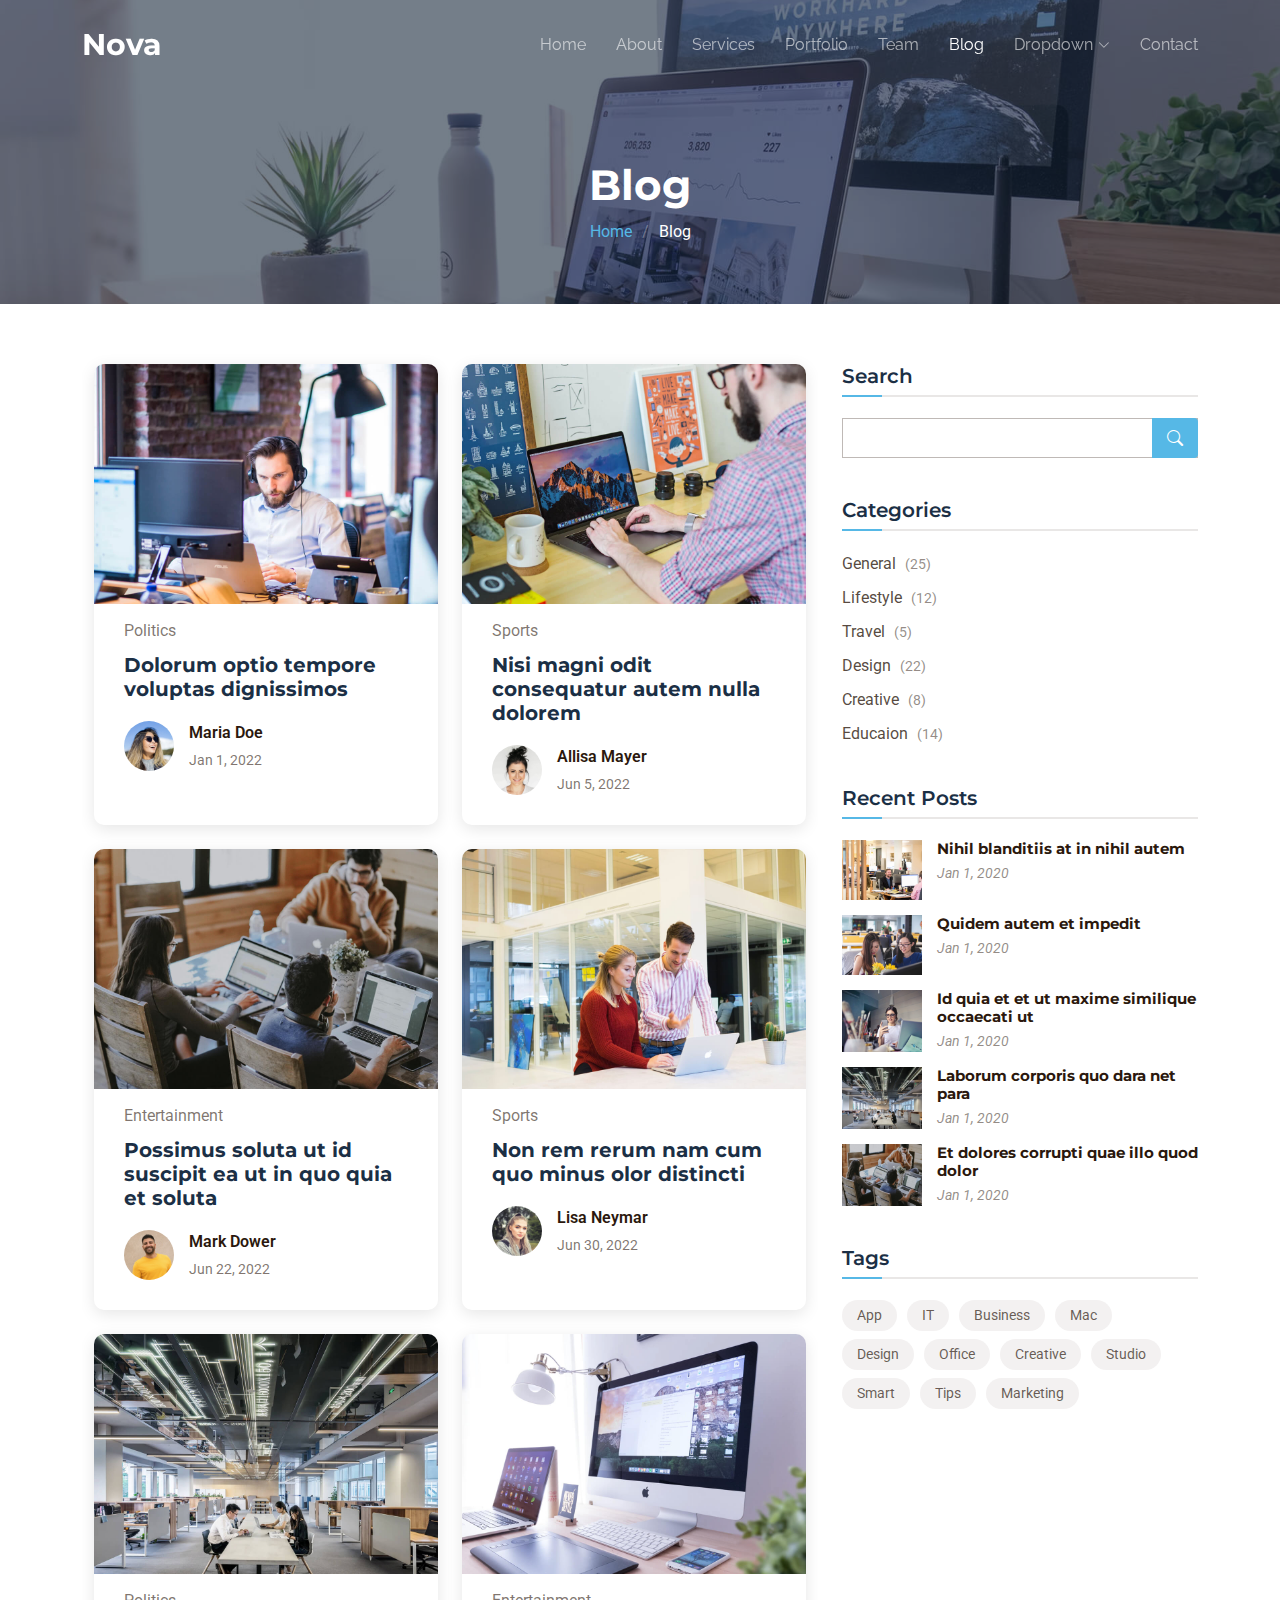
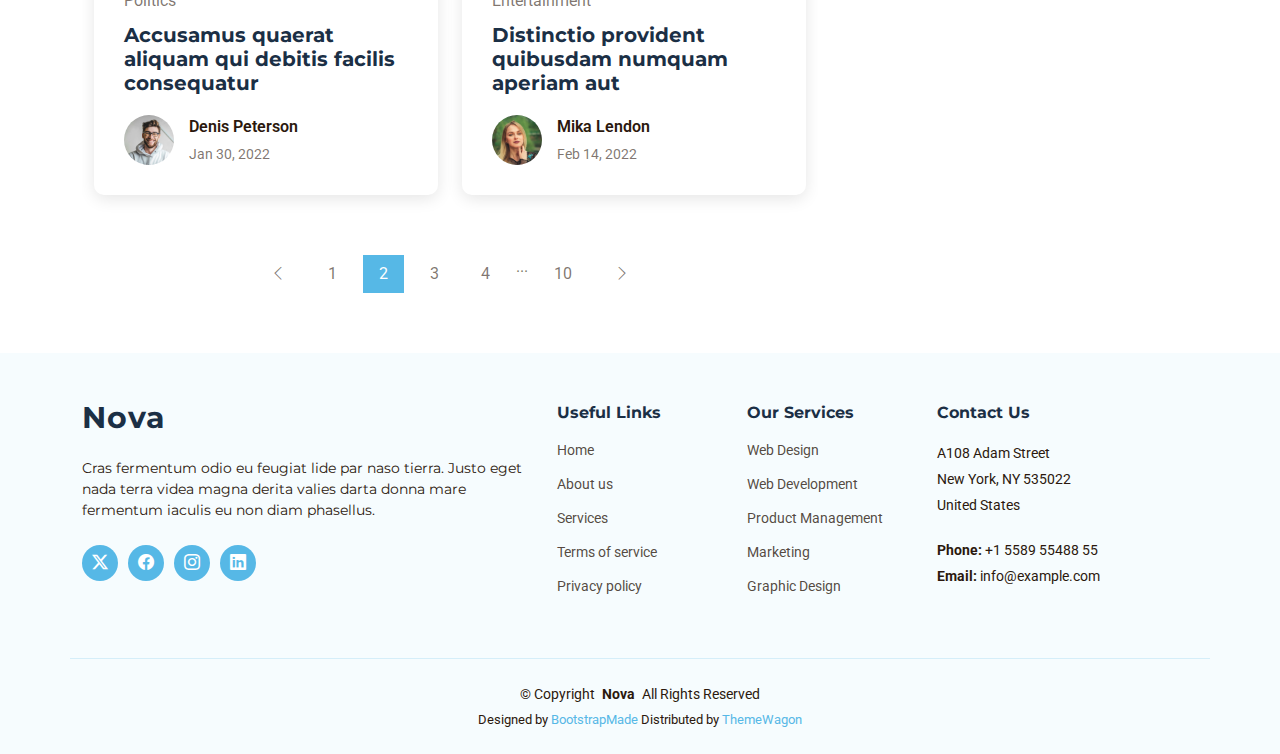
<file: public/blog.html>
<!DOCTYPE html>
<html lang="en">

<head>
  <meta charset="utf-8">
  <meta content="width=device-width, initial-scale=1.0" name="viewport">
  <title>Blog - Nova Bootstrap Template</title>
  <meta name="description" content="">
  <meta name="keywords" content="">

  <!-- Favicons -->
  <link href="assets/img/favicon.png" rel="icon">
  <link href="assets/img/apple-touch-icon.png" rel="apple-touch-icon">

  <!-- Fonts -->
  <link href="https://fonts.googleapis.com" rel="preconnect">
  <link href="https://fonts.gstatic.com" rel="preconnect" crossorigin>
  <link href="https://fonts.googleapis.com/css2?family=Roboto:ital,wght@0,100;0,300;0,400;0,500;0,700;0,900;1,100;1,300;1,400;1,500;1,700;1,900&family=Montserrat:ital,wght@0,100;0,200;0,300;0,400;0,500;0,600;0,700;0,800;0,900;1,100;1,200;1,300;1,400;1,500;1,600;1,700;1,800;1,900&family=Raleway:ital,wght@0,100;0,200;0,300;0,400;0,500;0,600;0,700;0,800;0,900;1,100;1,200;1,300;1,400;1,500;1,600;1,700;1,800;1,900&display=swap" rel="stylesheet">

  <!-- Vendor CSS Files -->
  <link href="assets/vendor/bootstrap/css/bootstrap.min.css" rel="stylesheet">
  <link href="assets/vendor/bootstrap-icons/bootstrap-icons.css" rel="stylesheet">
  <link href="assets/vendor/aos/aos.css" rel="stylesheet">
  <link href="assets/vendor/glightbox/css/glightbox.min.css" rel="stylesheet">
  <link href="assets/vendor/swiper/swiper-bundle.min.css" rel="stylesheet">

  <!-- Main CSS File -->
  <link href="assets/css/main.css" rel="stylesheet">

  <!-- =======================================================
  * Template Name: Nova
  * Template URL: https://bootstrapmade.com/nova-bootstrap-business-template/
  * Updated: Aug 07 2024 with Bootstrap v5.3.3
  * Author: BootstrapMade.com
  * License: https://bootstrapmade.com/license/
  ======================================================== -->
</head>

<body class="blog-page">

  <header id="header" class="header d-flex align-items-center fixed-top">
    <div class="container-fluid container-xl position-relative d-flex align-items-center justify-content-between">

      <a href="index.html" class="logo d-flex align-items-center">
        <!-- Uncomment the line below if you also wish to use an image logo -->
        <!-- <img src="assets/img/logo.png" alt=""> -->
        <h1 class="sitename">Nova</h1>
      </a>

      <nav id="navmenu" class="navmenu">
        <ul>
          <li><a href="index.html">Home<br></a></li>
          <li><a href="about.html">About</a></li>
          <li><a href="services.html">Services</a></li>
          <li><a href="portfolio.html">Portfolio</a></li>
          <li><a href="team.html">Team</a></li>
          <li><a href="blog.html" class="active">Blog</a></li>
          <li class="dropdown"><a href="#"><span>Dropdown</span> <i class="bi bi-chevron-down toggle-dropdown"></i></a>
            <ul>
              <li><a href="#">Dropdown 1</a></li>
              <li class="dropdown"><a href="#"><span>Deep Dropdown</span> <i class="bi bi-chevron-down toggle-dropdown"></i></a>
                <ul>
                  <li><a href="#">Deep Dropdown 1</a></li>
                  <li><a href="#">Deep Dropdown 2</a></li>
                  <li><a href="#">Deep Dropdown 3</a></li>
                  <li><a href="#">Deep Dropdown 4</a></li>
                  <li><a href="#">Deep Dropdown 5</a></li>
                </ul>
              </li>
              <li><a href="#">Dropdown 2</a></li>
              <li><a href="#">Dropdown 3</a></li>
              <li><a href="#">Dropdown 4</a></li>
            </ul>
          </li>
          <li><a href="contact.html">Contact</a></li>
        </ul>
        <i class="mobile-nav-toggle d-xl-none bi bi-list"></i>
      </nav>

    </div>
  </header>

  <main class="main">

    <!-- Page Title -->
    <div class="page-title dark-background" data-aos="fade" style="background-image: url(assets/img/blog-page-title-bg.jpg);">
      <div class="container">
        <h1>Blog</h1>
        <nav class="breadcrumbs">
          <ol>
            <li><a href="index.html">Home</a></li>
            <li class="current">Blog</li>
          </ol>
        </nav>
      </div>
    </div><!-- End Page Title -->

    <div class="container">
      <div class="row">

        <div class="col-lg-8">

          <!-- Blog Posts Section -->
          <section id="blog-posts" class="blog-posts section">

            <div class="container">
              <div class="row gy-4">

                <div class="col-lg-6">
                  <article>

                    <div class="post-img">
                      <img src="assets/img/blog/blog-1.jpg" alt="" class="img-fluid">
                    </div>

                    <p class="post-category">Politics</p>

                    <h2 class="title">
                      <a href="blog-details.html">Dolorum optio tempore voluptas dignissimos</a>
                    </h2>

                    <div class="d-flex align-items-center">
                      <img src="assets/img/blog/blog-author.jpg" alt="" class="img-fluid post-author-img flex-shrink-0">
                      <div class="post-meta">
                        <p class="post-author">Maria Doe</p>
                        <p class="post-date">
                          <time datetime="2022-01-01">Jan 1, 2022</time>
                        </p>
                      </div>
                    </div>

                  </article>
                </div><!-- End post list item -->

                <div class="col-lg-6">
                  <article>

                    <div class="post-img">
                      <img src="assets/img/blog/blog-2.jpg" alt="" class="img-fluid">
                    </div>

                    <p class="post-category">Sports</p>

                    <h2 class="title">
                      <a href="blog-details.html">Nisi magni odit consequatur autem nulla dolorem</a>
                    </h2>

                    <div class="d-flex align-items-center">
                      <img src="assets/img/blog/blog-author-2.jpg" alt="" class="img-fluid post-author-img flex-shrink-0">
                      <div class="post-meta">
                        <p class="post-author">Allisa Mayer</p>
                        <p class="post-date">
                          <time datetime="2022-01-01">Jun 5, 2022</time>
                        </p>
                      </div>
                    </div>

                  </article>
                </div><!-- End post list item -->

                <div class="col-lg-6">
                  <article>

                    <div class="post-img">
                      <img src="assets/img/blog/blog-3.jpg" alt="" class="img-fluid">
                    </div>

                    <p class="post-category">Entertainment</p>

                    <h2 class="title">
                      <a href="blog-details.html">Possimus soluta ut id suscipit ea ut in quo quia et soluta</a>
                    </h2>

                    <div class="d-flex align-items-center">
                      <img src="assets/img/blog/blog-author-3.jpg" alt="" class="img-fluid post-author-img flex-shrink-0">
                      <div class="post-meta">
                        <p class="post-author">Mark Dower</p>
                        <p class="post-date">
                          <time datetime="2022-01-01">Jun 22, 2022</time>
                        </p>
                      </div>
                    </div>

                  </article>
                </div><!-- End post list item -->

                <div class="col-lg-6">
                  <article>

                    <div class="post-img">
                      <img src="assets/img/blog/blog-4.jpg" alt="" class="img-fluid">
                    </div>

                    <p class="post-category">Sports</p>

                    <h2 class="title">
                      <a href="blog-details.html">Non rem rerum nam cum quo minus olor distincti</a>
                    </h2>

                    <div class="d-flex align-items-center">
                      <img src="assets/img/blog/blog-author-4.jpg" alt="" class="img-fluid post-author-img flex-shrink-0">
                      <div class="post-meta">
                        <p class="post-author">Lisa Neymar</p>
                        <p class="post-date">
                          <time datetime="2022-01-01">Jun 30, 2022</time>
                        </p>
                      </div>
                    </div>

                  </article>
                </div><!-- End post list item -->

                <div class="col-lg-6">
                  <article>

                    <div class="post-img">
                      <img src="assets/img/blog/blog-5.jpg" alt="" class="img-fluid">
                    </div>

                    <p class="post-category">Politics</p>

                    <h2 class="title">
                      <a href="blog-details.html">Accusamus quaerat aliquam qui debitis facilis consequatur</a>
                    </h2>

                    <div class="d-flex align-items-center">
                      <img src="assets/img/blog/blog-author-5.jpg" alt="" class="img-fluid post-author-img flex-shrink-0">
                      <div class="post-meta">
                        <p class="post-author">Denis Peterson</p>
                        <p class="post-date">
                          <time datetime="2022-01-01">Jan 30, 2022</time>
                        </p>
                      </div>
                    </div>

                  </article>
                </div><!-- End post list item -->

                <div class="col-lg-6">
                  <article>

                    <div class="post-img">
                      <img src="assets/img/blog/blog-6.jpg" alt="" class="img-fluid">
                    </div>

                    <p class="post-category">Entertainment</p>

                    <h2 class="title">
                      <a href="blog-details.html">Distinctio provident quibusdam numquam aperiam aut</a>
                    </h2>

                    <div class="d-flex align-items-center">
                      <img src="assets/img/blog/blog-author-6.jpg" alt="" class="img-fluid post-author-img flex-shrink-0">
                      <div class="post-meta">
                        <p class="post-author">Mika Lendon</p>
                        <p class="post-date">
                          <time datetime="2022-01-01">Feb 14, 2022</time>
                        </p>
                      </div>
                    </div>

                  </article>
                </div><!-- End post list item -->

              </div>
            </div>

          </section><!-- /Blog Posts Section -->

          <!-- Blog Pagination Section -->
          <section id="blog-pagination" class="blog-pagination section">

            <div class="container">
              <div class="d-flex justify-content-center">
                <ul>
                  <li><a href="#"><i class="bi bi-chevron-left"></i></a></li>
                  <li><a href="#">1</a></li>
                  <li><a href="#" class="active">2</a></li>
                  <li><a href="#">3</a></li>
                  <li><a href="#">4</a></li>
                  <li>...</li>
                  <li><a href="#">10</a></li>
                  <li><a href="#"><i class="bi bi-chevron-right"></i></a></li>
                </ul>
              </div>
            </div>

          </section><!-- /Blog Pagination Section -->

        </div>

        <div class="col-lg-4 sidebar">

          <div class="widgets-container">

            <!-- Search Widget -->
            <div class="search-widget widget-item">

              <h3 class="widget-title">Search</h3>
              <form action="">
                <input type="text">
                <button type="submit" title="Search"><i class="bi bi-search"></i></button>
              </form>

            </div><!--/Search Widget -->

            <!-- Categories Widget -->
            <div class="categories-widget widget-item">

              <h3 class="widget-title">Categories</h3>
              <ul class="mt-3">
                <li><a href="#">General <span>(25)</span></a></li>
                <li><a href="#">Lifestyle <span>(12)</span></a></li>
                <li><a href="#">Travel <span>(5)</span></a></li>
                <li><a href="#">Design <span>(22)</span></a></li>
                <li><a href="#">Creative <span>(8)</span></a></li>
                <li><a href="#">Educaion <span>(14)</span></a></li>
              </ul>

            </div><!--/Categories Widget -->

            <!-- Recent Posts Widget -->
            <div class="recent-posts-widget widget-item">

              <h3 class="widget-title">Recent Posts</h3>

              <div class="post-item">
                <img src="assets/img/blog/blog-recent-1.jpg" alt="" class="flex-shrink-0">
                <div>
                  <h4><a href="blog-details.html">Nihil blanditiis at in nihil autem</a></h4>
                  <time datetime="2020-01-01">Jan 1, 2020</time>
                </div>
              </div><!-- End recent post item-->

              <div class="post-item">
                <img src="assets/img/blog/blog-recent-2.jpg" alt="" class="flex-shrink-0">
                <div>
                  <h4><a href="blog-details.html">Quidem autem et impedit</a></h4>
                  <time datetime="2020-01-01">Jan 1, 2020</time>
                </div>
              </div><!-- End recent post item-->

              <div class="post-item">
                <img src="assets/img/blog/blog-recent-3.jpg" alt="" class="flex-shrink-0">
                <div>
                  <h4><a href="blog-details.html">Id quia et et ut maxime similique occaecati ut</a></h4>
                  <time datetime="2020-01-01">Jan 1, 2020</time>
                </div>
              </div><!-- End recent post item-->

              <div class="post-item">
                <img src="assets/img/blog/blog-recent-4.jpg" alt="" class="flex-shrink-0">
                <div>
                  <h4><a href="blog-details.html">Laborum corporis quo dara net para</a></h4>
                  <time datetime="2020-01-01">Jan 1, 2020</time>
                </div>
              </div><!-- End recent post item-->

              <div class="post-item">
                <img src="assets/img/blog/blog-recent-5.jpg" alt="" class="flex-shrink-0">
                <div>
                  <h4><a href="blog-details.html">Et dolores corrupti quae illo quod dolor</a></h4>
                  <time datetime="2020-01-01">Jan 1, 2020</time>
                </div>
              </div><!-- End recent post item-->

            </div><!--/Recent Posts Widget -->

            <!-- Tags Widget -->
            <div class="tags-widget widget-item">

              <h3 class="widget-title">Tags</h3>
              <ul>
                <li><a href="#">App</a></li>
                <li><a href="#">IT</a></li>
                <li><a href="#">Business</a></li>
                <li><a href="#">Mac</a></li>
                <li><a href="#">Design</a></li>
                <li><a href="#">Office</a></li>
                <li><a href="#">Creative</a></li>
                <li><a href="#">Studio</a></li>
                <li><a href="#">Smart</a></li>
                <li><a href="#">Tips</a></li>
                <li><a href="#">Marketing</a></li>
              </ul>

            </div><!--/Tags Widget -->

          </div>

        </div>

      </div>
    </div>

  </main>

  <footer id="footer" class="footer light-background">

    <div class="footer-top">
      <div class="container">
        <div class="row gy-4">
          <div class="col-lg-5 col-md-12 footer-about">
            <a href="index.html" class="logo d-flex align-items-center">
              <span class="sitename">Nova</span>
            </a>
            <p>Cras fermentum odio eu feugiat lide par naso tierra. Justo eget nada terra videa magna derita valies darta donna mare fermentum iaculis eu non diam phasellus.</p>
            <div class="social-links d-flex mt-4">
              <a href=""><i class="bi bi-twitter-x"></i></a>
              <a href=""><i class="bi bi-facebook"></i></a>
              <a href=""><i class="bi bi-instagram"></i></a>
              <a href=""><i class="bi bi-linkedin"></i></a>
            </div>
          </div>

          <div class="col-lg-2 col-6 footer-links">
            <h4>Useful Links</h4>
            <ul>
              <li><a href="#">Home</a></li>
              <li><a href="#">About us</a></li>
              <li><a href="#">Services</a></li>
              <li><a href="#">Terms of service</a></li>
              <li><a href="#">Privacy policy</a></li>
            </ul>
          </div>

          <div class="col-lg-2 col-6 footer-links">
            <h4>Our Services</h4>
            <ul>
              <li><a href="#">Web Design</a></li>
              <li><a href="#">Web Development</a></li>
              <li><a href="#">Product Management</a></li>
              <li><a href="#">Marketing</a></li>
              <li><a href="#">Graphic Design</a></li>
            </ul>
          </div>

          <div class="col-lg-3 col-md-12 footer-contact text-center text-md-start">
            <h4>Contact Us</h4>
            <p>A108 Adam Street</p>
            <p>New York, NY 535022</p>
            <p>United States</p>
            <p class="mt-4"><strong>Phone:</strong> <span>+1 5589 55488 55</span></p>
            <p><strong>Email:</strong> <span>info@example.com</span></p>
          </div>

        </div>
      </div>
    </div>

    <div class="container copyright text-center">
      <p>© <span>Copyright</span> <strong class="px-1 sitename">Nova</strong> <span>All Rights Reserved</span></p>
      <div class="credits">
        <!-- All the links in the footer should remain intact. -->
        <!-- You can delete the links only if you've purchased the pro version. -->
        <!-- Licensing information: https://bootstrapmade.com/license/ -->
        <!-- Purchase the pro version with working PHP/AJAX contact form: [buy-url] -->
        Designed by <a href="https://bootstrapmade.com/">BootstrapMade</a> Distributed by <a href="https://themewagon.com">ThemeWagon</a>
      </div>
    </div>

  </footer>

  <!-- Scroll Top -->
  <a href="#" id="scroll-top" class="scroll-top d-flex align-items-center justify-content-center"><i class="bi bi-arrow-up-short"></i></a>

  <!-- Preloader -->
  <div id="preloader"></div>

  <!-- Vendor JS Files -->
  <script src="assets/vendor/bootstrap/js/bootstrap.bundle.min.js"></script>
  <script src="assets/vendor/php-email-form/validate.js"></script>
  <script src="assets/vendor/aos/aos.js"></script>
  <script src="assets/vendor/glightbox/js/glightbox.min.js"></script>
  <script src="assets/vendor/swiper/swiper-bundle.min.js"></script>
  <script src="assets/vendor/imagesloaded/imagesloaded.pkgd.min.js"></script>
  <script src="assets/vendor/isotope-layout/isotope.pkgd.min.js"></script>

  <!-- Main JS File -->
  <script src="assets/js/main.js"></script>

</body>

</html>
</file>
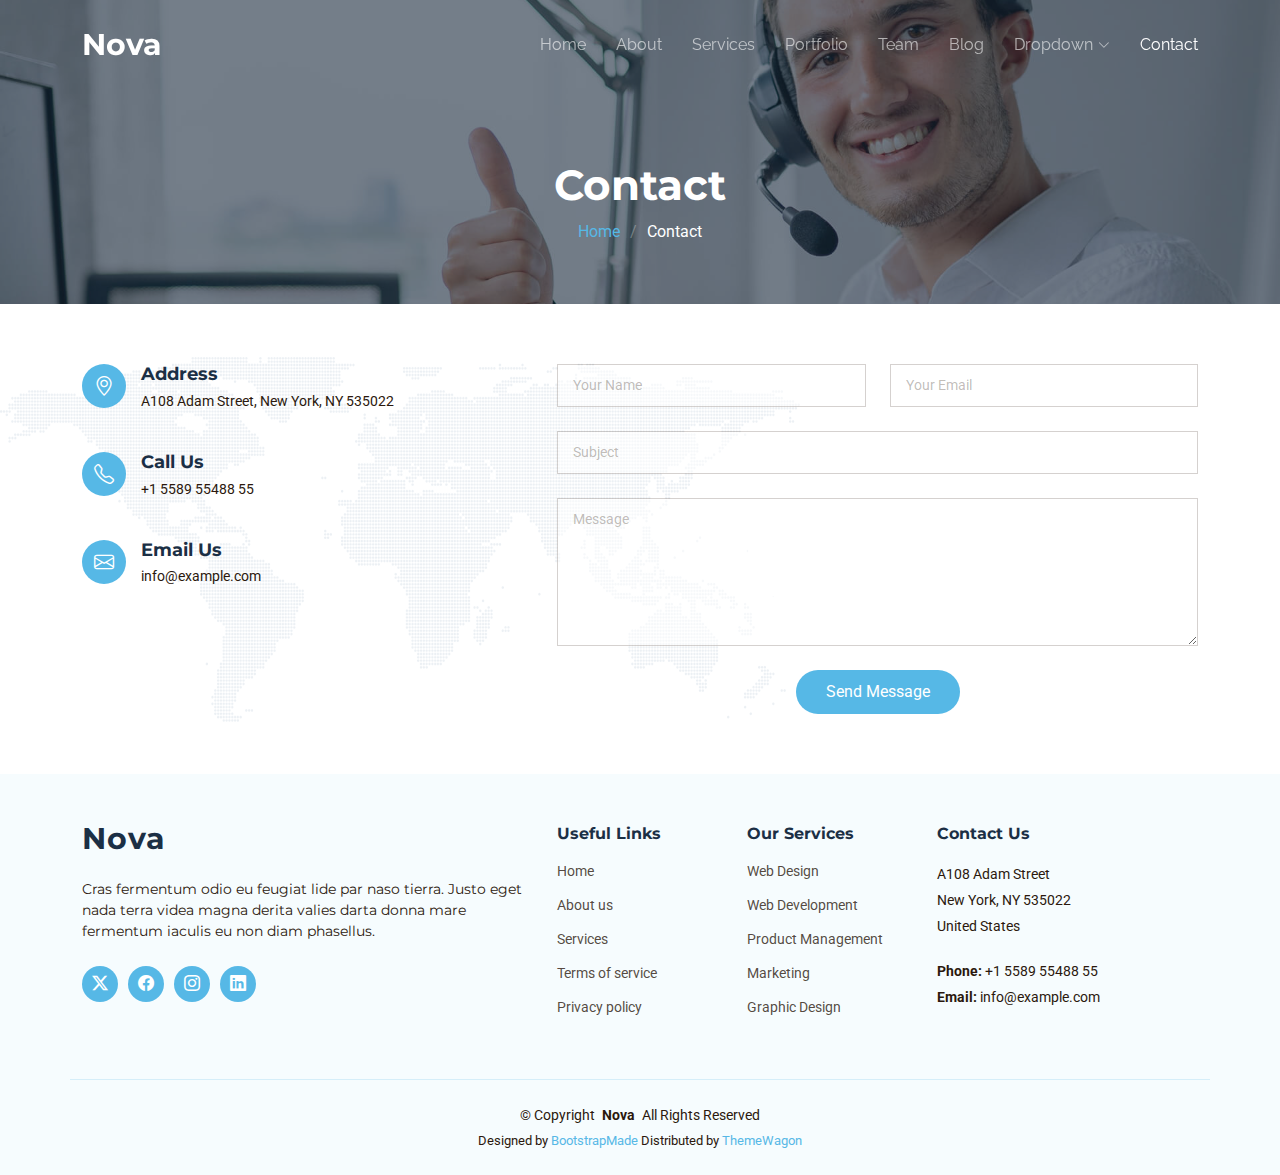
<file: public/contact.html>
<!DOCTYPE html>
<html lang="en">

<head>
  <meta charset="utf-8">
  <meta content="width=device-width, initial-scale=1.0" name="viewport">
  <title>Contact - Nova Bootstrap Template</title>
  <meta name="description" content="">
  <meta name="keywords" content="">

  <!-- Favicons -->
  <link href="assets/img/favicon.png" rel="icon">
  <link href="assets/img/apple-touch-icon.png" rel="apple-touch-icon">

  <!-- Fonts -->
  <link href="https://fonts.googleapis.com" rel="preconnect">
  <link href="https://fonts.gstatic.com" rel="preconnect" crossorigin>
  <link href="https://fonts.googleapis.com/css2?family=Roboto:ital,wght@0,100;0,300;0,400;0,500;0,700;0,900;1,100;1,300;1,400;1,500;1,700;1,900&family=Montserrat:ital,wght@0,100;0,200;0,300;0,400;0,500;0,600;0,700;0,800;0,900;1,100;1,200;1,300;1,400;1,500;1,600;1,700;1,800;1,900&family=Raleway:ital,wght@0,100;0,200;0,300;0,400;0,500;0,600;0,700;0,800;0,900;1,100;1,200;1,300;1,400;1,500;1,600;1,700;1,800;1,900&display=swap" rel="stylesheet">

  <!-- Vendor CSS Files -->
  <link href="assets/vendor/bootstrap/css/bootstrap.min.css" rel="stylesheet">
  <link href="assets/vendor/bootstrap-icons/bootstrap-icons.css" rel="stylesheet">
  <link href="assets/vendor/aos/aos.css" rel="stylesheet">
  <link href="assets/vendor/glightbox/css/glightbox.min.css" rel="stylesheet">
  <link href="assets/vendor/swiper/swiper-bundle.min.css" rel="stylesheet">

  <!-- Main CSS File -->
  <link href="assets/css/main.css" rel="stylesheet">

  <!-- =======================================================
  * Template Name: Nova
  * Template URL: https://bootstrapmade.com/nova-bootstrap-business-template/
  * Updated: Aug 07 2024 with Bootstrap v5.3.3
  * Author: BootstrapMade.com
  * License: https://bootstrapmade.com/license/
  ======================================================== -->
</head>

<body class="contact-page">

  <header id="header" class="header d-flex align-items-center fixed-top">
    <div class="container-fluid container-xl position-relative d-flex align-items-center justify-content-between">

      <a href="index.html" class="logo d-flex align-items-center">
        <!-- Uncomment the line below if you also wish to use an image logo -->
        <!-- <img src="assets/img/logo.png" alt=""> -->
        <h1 class="sitename">Nova</h1>
      </a>

      <nav id="navmenu" class="navmenu">
        <ul>
          <li><a href="index.html">Home<br></a></li>
          <li><a href="about.html">About</a></li>
          <li><a href="services.html">Services</a></li>
          <li><a href="portfolio.html">Portfolio</a></li>
          <li><a href="team.html">Team</a></li>
          <li><a href="blog.html">Blog</a></li>
          <li class="dropdown"><a href="#"><span>Dropdown</span> <i class="bi bi-chevron-down toggle-dropdown"></i></a>
            <ul>
              <li><a href="#">Dropdown 1</a></li>
              <li class="dropdown"><a href="#"><span>Deep Dropdown</span> <i class="bi bi-chevron-down toggle-dropdown"></i></a>
                <ul>
                  <li><a href="#">Deep Dropdown 1</a></li>
                  <li><a href="#">Deep Dropdown 2</a></li>
                  <li><a href="#">Deep Dropdown 3</a></li>
                  <li><a href="#">Deep Dropdown 4</a></li>
                  <li><a href="#">Deep Dropdown 5</a></li>
                </ul>
              </li>
              <li><a href="#">Dropdown 2</a></li>
              <li><a href="#">Dropdown 3</a></li>
              <li><a href="#">Dropdown 4</a></li>
            </ul>
          </li>
          <li><a href="contact.html" class="active">Contact</a></li>
        </ul>
        <i class="mobile-nav-toggle d-xl-none bi bi-list"></i>
      </nav>

    </div>
  </header>

  <main class="main">

    <!-- Page Title -->
    <div class="page-title dark-background" data-aos="fade" style="background-image: url(assets/img/contact-page-title-bg.jpg);">
      <div class="container">
        <h1>Contact</h1>
        <nav class="breadcrumbs">
          <ol>
            <li><a href="index.html">Home</a></li>
            <li class="current">Contact</li>
          </ol>
        </nav>
      </div>
    </div><!-- End Page Title -->

    <!-- Contact Section -->
    <section id="contact" class="contact section">

      <div class="container position-relative" data-aos="fade-up" data-aos-delay="100">

        <div class="row gy-4">

          <div class="col-lg-5">
            <div class="info-item d-flex" data-aos="fade-up" data-aos-delay="200">
              <i class="bi bi-geo-alt flex-shrink-0"></i>
              <div>
                <h3>Address</h3>
                <p>A108 Adam Street, New York, NY 535022</p>
              </div>
            </div><!-- End Info Item -->

            <div class="info-item d-flex" data-aos="fade-up" data-aos-delay="300">
              <i class="bi bi-telephone flex-shrink-0"></i>
              <div>
                <h3>Call Us</h3>
                <p>+1 5589 55488 55</p>
              </div>
            </div><!-- End Info Item -->

            <div class="info-item d-flex" data-aos="fade-up" data-aos-delay="400">
              <i class="bi bi-envelope flex-shrink-0"></i>
              <div>
                <h3>Email Us</h3>
                <p>info@example.com</p>
              </div>
            </div><!-- End Info Item -->

          </div>

          <div class="col-lg-7">
            <form action="forms/contact.php" method="post" class="php-email-form" data-aos="fade-up" data-aos-delay="500">
              <div class="row gy-4">

                <div class="col-md-6">
                  <input type="text" name="name" class="form-control" placeholder="Your Name" required="">
                </div>

                <div class="col-md-6 ">
                  <input type="email" class="form-control" name="email" placeholder="Your Email" required="">
                </div>

                <div class="col-md-12">
                  <input type="text" class="form-control" name="subject" placeholder="Subject" required="">
                </div>

                <div class="col-md-12">
                  <textarea class="form-control" name="message" rows="6" placeholder="Message" required=""></textarea>
                </div>

                <div class="col-md-12 text-center">
                  <div class="loading">Loading</div>
                  <div class="error-message"></div>
                  <div class="sent-message">Your message has been sent. Thank you!</div>

                  <button type="submit">Send Message</button>
                </div>

              </div>
            </form>
          </div><!-- End Contact Form -->

        </div>

      </div>

    </section><!-- /Contact Section -->

  </main>

  <footer id="footer" class="footer light-background">

    <div class="footer-top">
      <div class="container">
        <div class="row gy-4">
          <div class="col-lg-5 col-md-12 footer-about">
            <a href="index.html" class="logo d-flex align-items-center">
              <span class="sitename">Nova</span>
            </a>
            <p>Cras fermentum odio eu feugiat lide par naso tierra. Justo eget nada terra videa magna derita valies darta donna mare fermentum iaculis eu non diam phasellus.</p>
            <div class="social-links d-flex mt-4">
              <a href=""><i class="bi bi-twitter-x"></i></a>
              <a href=""><i class="bi bi-facebook"></i></a>
              <a href=""><i class="bi bi-instagram"></i></a>
              <a href=""><i class="bi bi-linkedin"></i></a>
            </div>
          </div>

          <div class="col-lg-2 col-6 footer-links">
            <h4>Useful Links</h4>
            <ul>
              <li><a href="#">Home</a></li>
              <li><a href="#">About us</a></li>
              <li><a href="#">Services</a></li>
              <li><a href="#">Terms of service</a></li>
              <li><a href="#">Privacy policy</a></li>
            </ul>
          </div>

          <div class="col-lg-2 col-6 footer-links">
            <h4>Our Services</h4>
            <ul>
              <li><a href="#">Web Design</a></li>
              <li><a href="#">Web Development</a></li>
              <li><a href="#">Product Management</a></li>
              <li><a href="#">Marketing</a></li>
              <li><a href="#">Graphic Design</a></li>
            </ul>
          </div>

          <div class="col-lg-3 col-md-12 footer-contact text-center text-md-start">
            <h4>Contact Us</h4>
            <p>A108 Adam Street</p>
            <p>New York, NY 535022</p>
            <p>United States</p>
            <p class="mt-4"><strong>Phone:</strong> <span>+1 5589 55488 55</span></p>
            <p><strong>Email:</strong> <span>info@example.com</span></p>
          </div>

        </div>
      </div>
    </div>

    <div class="container copyright text-center">
      <p>© <span>Copyright</span> <strong class="px-1 sitename">Nova</strong> <span>All Rights Reserved</span></p>
      <div class="credits">
        <!-- All the links in the footer should remain intact. -->
        <!-- You can delete the links only if you've purchased the pro version. -->
        <!-- Licensing information: https://bootstrapmade.com/license/ -->
        <!-- Purchase the pro version with working PHP/AJAX contact form: [buy-url] -->
        Designed by <a href="https://bootstrapmade.com/">BootstrapMade</a> Distributed by <a href="https://themewagon.com">ThemeWagon</a>
      </div>
    </div>

  </footer>

  <!-- Scroll Top -->
  <a href="#" id="scroll-top" class="scroll-top d-flex align-items-center justify-content-center"><i class="bi bi-arrow-up-short"></i></a>

  <!-- Preloader -->
  <div id="preloader"></div>

  <!-- Vendor JS Files -->
  <script src="assets/vendor/bootstrap/js/bootstrap.bundle.min.js"></script>
  <script src="assets/vendor/php-email-form/validate.js"></script>
  <script src="assets/vendor/aos/aos.js"></script>
  <script src="assets/vendor/glightbox/js/glightbox.min.js"></script>
  <script src="assets/vendor/swiper/swiper-bundle.min.js"></script>
  <script src="assets/vendor/imagesloaded/imagesloaded.pkgd.min.js"></script>
  <script src="assets/vendor/isotope-layout/isotope.pkgd.min.js"></script>

  <!-- Main JS File -->
  <script src="assets/js/main.js"></script>

</body>

</html>
</file>
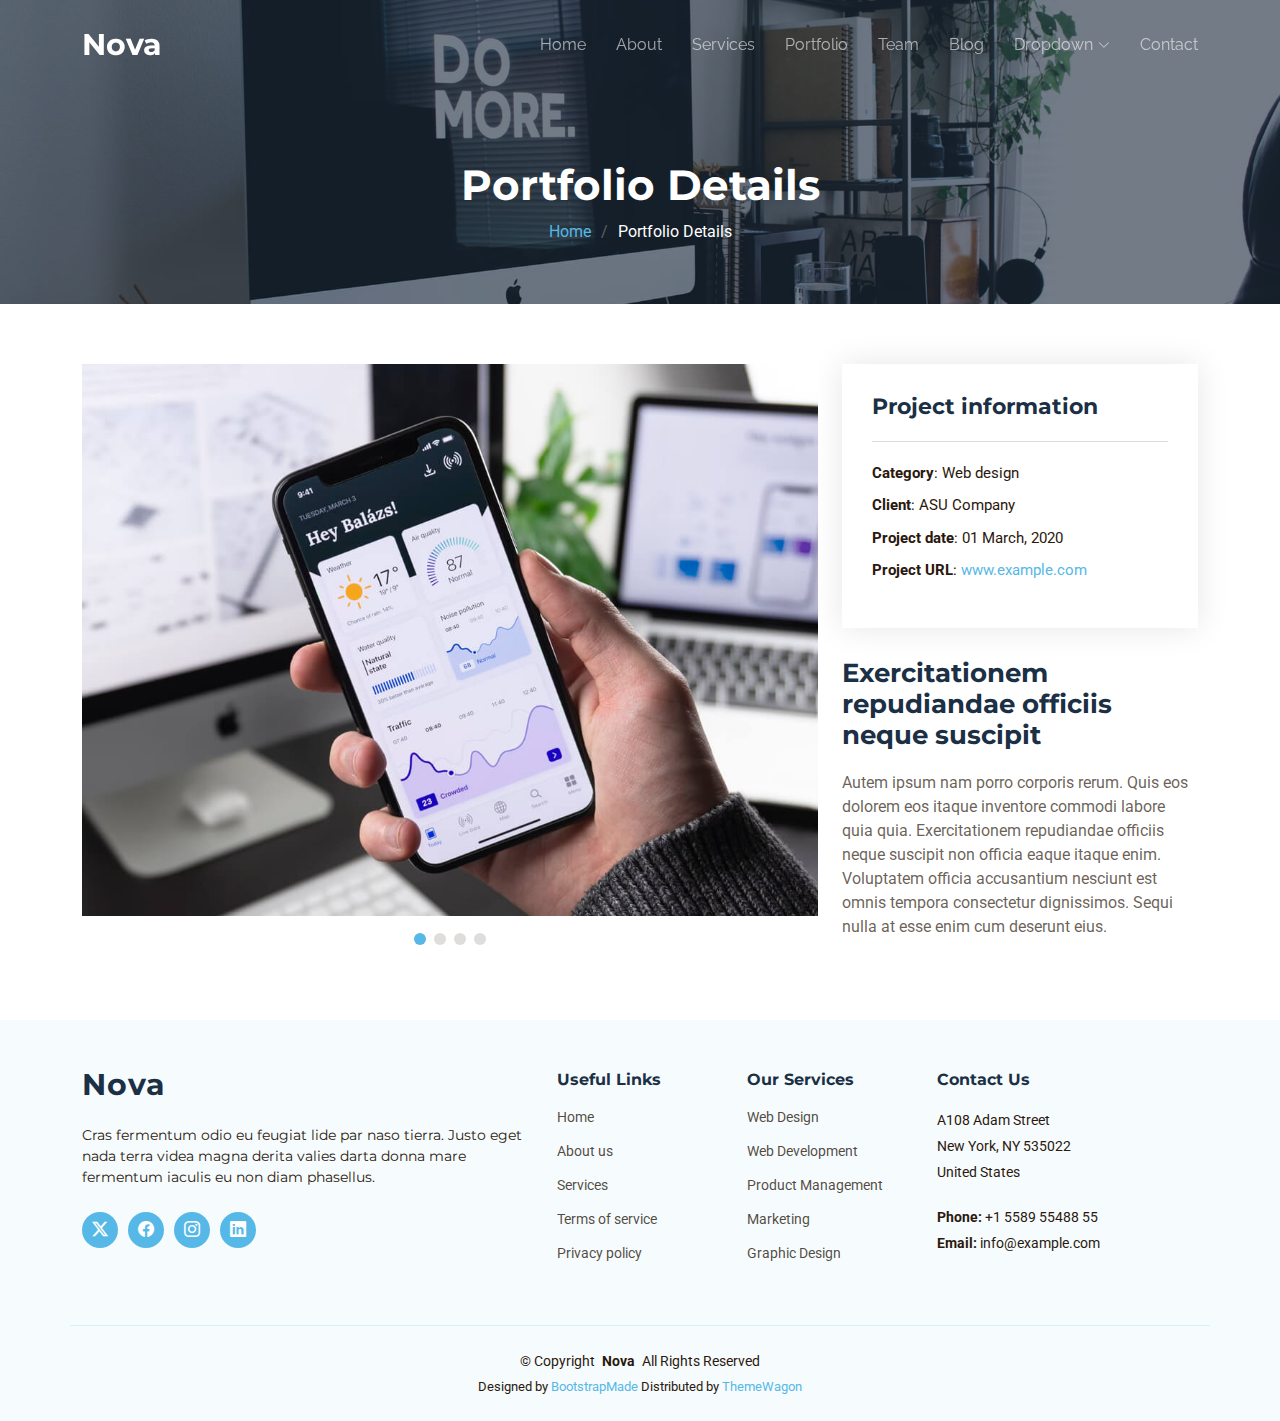
<file: public/portfolio-details.html>
<!DOCTYPE html>
<html lang="en">

<head>
  <meta charset="utf-8">
  <meta content="width=device-width, initial-scale=1.0" name="viewport">
  <title>Portfolio Details - Nova Bootstrap Template</title>
  <meta name="description" content="">
  <meta name="keywords" content="">

  <!-- Favicons -->
  <link href="assets/img/favicon.png" rel="icon">
  <link href="assets/img/apple-touch-icon.png" rel="apple-touch-icon">

  <!-- Fonts -->
  <link href="https://fonts.googleapis.com" rel="preconnect">
  <link href="https://fonts.gstatic.com" rel="preconnect" crossorigin>
  <link href="https://fonts.googleapis.com/css2?family=Roboto:ital,wght@0,100;0,300;0,400;0,500;0,700;0,900;1,100;1,300;1,400;1,500;1,700;1,900&family=Montserrat:ital,wght@0,100;0,200;0,300;0,400;0,500;0,600;0,700;0,800;0,900;1,100;1,200;1,300;1,400;1,500;1,600;1,700;1,800;1,900&family=Raleway:ital,wght@0,100;0,200;0,300;0,400;0,500;0,600;0,700;0,800;0,900;1,100;1,200;1,300;1,400;1,500;1,600;1,700;1,800;1,900&display=swap" rel="stylesheet">

  <!-- Vendor CSS Files -->
  <link href="assets/vendor/bootstrap/css/bootstrap.min.css" rel="stylesheet">
  <link href="assets/vendor/bootstrap-icons/bootstrap-icons.css" rel="stylesheet">
  <link href="assets/vendor/aos/aos.css" rel="stylesheet">
  <link href="assets/vendor/glightbox/css/glightbox.min.css" rel="stylesheet">
  <link href="assets/vendor/swiper/swiper-bundle.min.css" rel="stylesheet">

  <!-- Main CSS File -->
  <link href="assets/css/main.css" rel="stylesheet">

  <!-- =======================================================
  * Template Name: Nova
  * Template URL: https://bootstrapmade.com/nova-bootstrap-business-template/
  * Updated: Aug 07 2024 with Bootstrap v5.3.3
  * Author: BootstrapMade.com
  * License: https://bootstrapmade.com/license/
  ======================================================== -->
</head>

<body class="portfolio-details-page">

  <header id="header" class="header d-flex align-items-center fixed-top">
    <div class="container-fluid container-xl position-relative d-flex align-items-center justify-content-between">

      <a href="index.html" class="logo d-flex align-items-center">
        <!-- Uncomment the line below if you also wish to use an image logo -->
        <!-- <img src="assets/img/logo.png" alt=""> -->
        <h1 class="sitename">Nova</h1>
      </a>

      <nav id="navmenu" class="navmenu">
        <ul>
          <li><a href="index.html">Home<br></a></li>
          <li><a href="about.html">About</a></li>
          <li><a href="services.html">Services</a></li>
          <li><a href="portfolio.html">Portfolio</a></li>
          <li><a href="team.html">Team</a></li>
          <li><a href="blog.html">Blog</a></li>
          <li class="dropdown"><a href="#"><span>Dropdown</span> <i class="bi bi-chevron-down toggle-dropdown"></i></a>
            <ul>
              <li><a href="#">Dropdown 1</a></li>
              <li class="dropdown"><a href="#"><span>Deep Dropdown</span> <i class="bi bi-chevron-down toggle-dropdown"></i></a>
                <ul>
                  <li><a href="#">Deep Dropdown 1</a></li>
                  <li><a href="#">Deep Dropdown 2</a></li>
                  <li><a href="#">Deep Dropdown 3</a></li>
                  <li><a href="#">Deep Dropdown 4</a></li>
                  <li><a href="#">Deep Dropdown 5</a></li>
                </ul>
              </li>
              <li><a href="#">Dropdown 2</a></li>
              <li><a href="#">Dropdown 3</a></li>
              <li><a href="#">Dropdown 4</a></li>
            </ul>
          </li>
          <li><a href="contact.html">Contact</a></li>
        </ul>
        <i class="mobile-nav-toggle d-xl-none bi bi-list"></i>
      </nav>

    </div>
  </header>

  <main class="main">

    <!-- Page Title -->
    <div class="page-title dark-background" data-aos="fade" style="background-image: url(assets/img/portfolio-page-title-bg.jpg);">
      <div class="container">
        <h1>Portfolio Details</h1>
        <nav class="breadcrumbs">
          <ol>
            <li><a href="index.html">Home</a></li>
            <li class="current">Portfolio Details</li>
          </ol>
        </nav>
      </div>
    </div><!-- End Page Title -->

    <!-- Portfolio Details Section -->
    <section id="portfolio-details" class="portfolio-details section">

      <div class="container" data-aos="fade-up" data-aos-delay="100">

        <div class="row gy-4">

          <div class="col-lg-8">
            <div class="portfolio-details-slider swiper init-swiper">

              <script type="application/json" class="swiper-config">
                {
                  "loop": true,
                  "speed": 600,
                  "autoplay": {
                    "delay": 5000
                  },
                  "slidesPerView": "auto",
                  "pagination": {
                    "el": ".swiper-pagination",
                    "type": "bullets",
                    "clickable": true
                  }
                }
              </script>

              <div class="swiper-wrapper align-items-center">

                <div class="swiper-slide">
                  <img src="assets/img/portfolio/app-1.jpg" alt="">
                </div>

                <div class="swiper-slide">
                  <img src="assets/img/portfolio/product-1.jpg" alt="">
                </div>

                <div class="swiper-slide">
                  <img src="assets/img/portfolio/branding-1.jpg" alt="">
                </div>

                <div class="swiper-slide">
                  <img src="assets/img/portfolio/books-1.jpg" alt="">
                </div>

              </div>
              <div class="swiper-pagination"></div>
            </div>
          </div>

          <div class="col-lg-4">
            <div class="portfolio-info" data-aos="fade-up" data-aos-delay="200">
              <h3>Project information</h3>
              <ul>
                <li><strong>Category</strong>: Web design</li>
                <li><strong>Client</strong>: ASU Company</li>
                <li><strong>Project date</strong>: 01 March, 2020</li>
                <li><strong>Project URL</strong>: <a href="#">www.example.com</a></li>
              </ul>
            </div>
            <div class="portfolio-description" data-aos="fade-up" data-aos-delay="300">
              <h2>Exercitationem repudiandae officiis neque suscipit</h2>
              <p>
                Autem ipsum nam porro corporis rerum. Quis eos dolorem eos itaque inventore commodi labore quia quia. Exercitationem repudiandae officiis neque suscipit non officia eaque itaque enim. Voluptatem officia accusantium nesciunt est omnis tempora consectetur dignissimos. Sequi nulla at esse enim cum deserunt eius.
              </p>
            </div>
          </div>

        </div>

      </div>

    </section><!-- /Portfolio Details Section -->

  </main>

  <footer id="footer" class="footer light-background">

    <div class="footer-top">
      <div class="container">
        <div class="row gy-4">
          <div class="col-lg-5 col-md-12 footer-about">
            <a href="index.html" class="logo d-flex align-items-center">
              <span class="sitename">Nova</span>
            </a>
            <p>Cras fermentum odio eu feugiat lide par naso tierra. Justo eget nada terra videa magna derita valies darta donna mare fermentum iaculis eu non diam phasellus.</p>
            <div class="social-links d-flex mt-4">
              <a href=""><i class="bi bi-twitter-x"></i></a>
              <a href=""><i class="bi bi-facebook"></i></a>
              <a href=""><i class="bi bi-instagram"></i></a>
              <a href=""><i class="bi bi-linkedin"></i></a>
            </div>
          </div>

          <div class="col-lg-2 col-6 footer-links">
            <h4>Useful Links</h4>
            <ul>
              <li><a href="#">Home</a></li>
              <li><a href="#">About us</a></li>
              <li><a href="#">Services</a></li>
              <li><a href="#">Terms of service</a></li>
              <li><a href="#">Privacy policy</a></li>
            </ul>
          </div>

          <div class="col-lg-2 col-6 footer-links">
            <h4>Our Services</h4>
            <ul>
              <li><a href="#">Web Design</a></li>
              <li><a href="#">Web Development</a></li>
              <li><a href="#">Product Management</a></li>
              <li><a href="#">Marketing</a></li>
              <li><a href="#">Graphic Design</a></li>
            </ul>
          </div>

          <div class="col-lg-3 col-md-12 footer-contact text-center text-md-start">
            <h4>Contact Us</h4>
            <p>A108 Adam Street</p>
            <p>New York, NY 535022</p>
            <p>United States</p>
            <p class="mt-4"><strong>Phone:</strong> <span>+1 5589 55488 55</span></p>
            <p><strong>Email:</strong> <span>info@example.com</span></p>
          </div>

        </div>
      </div>
    </div>

    <div class="container copyright text-center">
      <p>© <span>Copyright</span> <strong class="px-1 sitename">Nova</strong> <span>All Rights Reserved</span></p>
      <div class="credits">
        <!-- All the links in the footer should remain intact. -->
        <!-- You can delete the links only if you've purchased the pro version. -->
        <!-- Licensing information: https://bootstrapmade.com/license/ -->
        <!-- Purchase the pro version with working PHP/AJAX contact form: [buy-url] -->
        Designed by <a href="https://bootstrapmade.com/">BootstrapMade</a> Distributed by <a href="https://themewagon.com">ThemeWagon</a>
      </div>
    </div>

  </footer>

  <!-- Scroll Top -->
  <a href="#" id="scroll-top" class="scroll-top d-flex align-items-center justify-content-center"><i class="bi bi-arrow-up-short"></i></a>

  <!-- Preloader -->
  <div id="preloader"></div>

  <!-- Vendor JS Files -->
  <script src="assets/vendor/bootstrap/js/bootstrap.bundle.min.js"></script>
  <script src="assets/vendor/php-email-form/validate.js"></script>
  <script src="assets/vendor/aos/aos.js"></script>
  <script src="assets/vendor/glightbox/js/glightbox.min.js"></script>
  <script src="assets/vendor/swiper/swiper-bundle.min.js"></script>
  <script src="assets/vendor/imagesloaded/imagesloaded.pkgd.min.js"></script>
  <script src="assets/vendor/isotope-layout/isotope.pkgd.min.js"></script>

  <!-- Main JS File -->
  <script src="assets/js/main.js"></script>

</body>

</html>
</file>
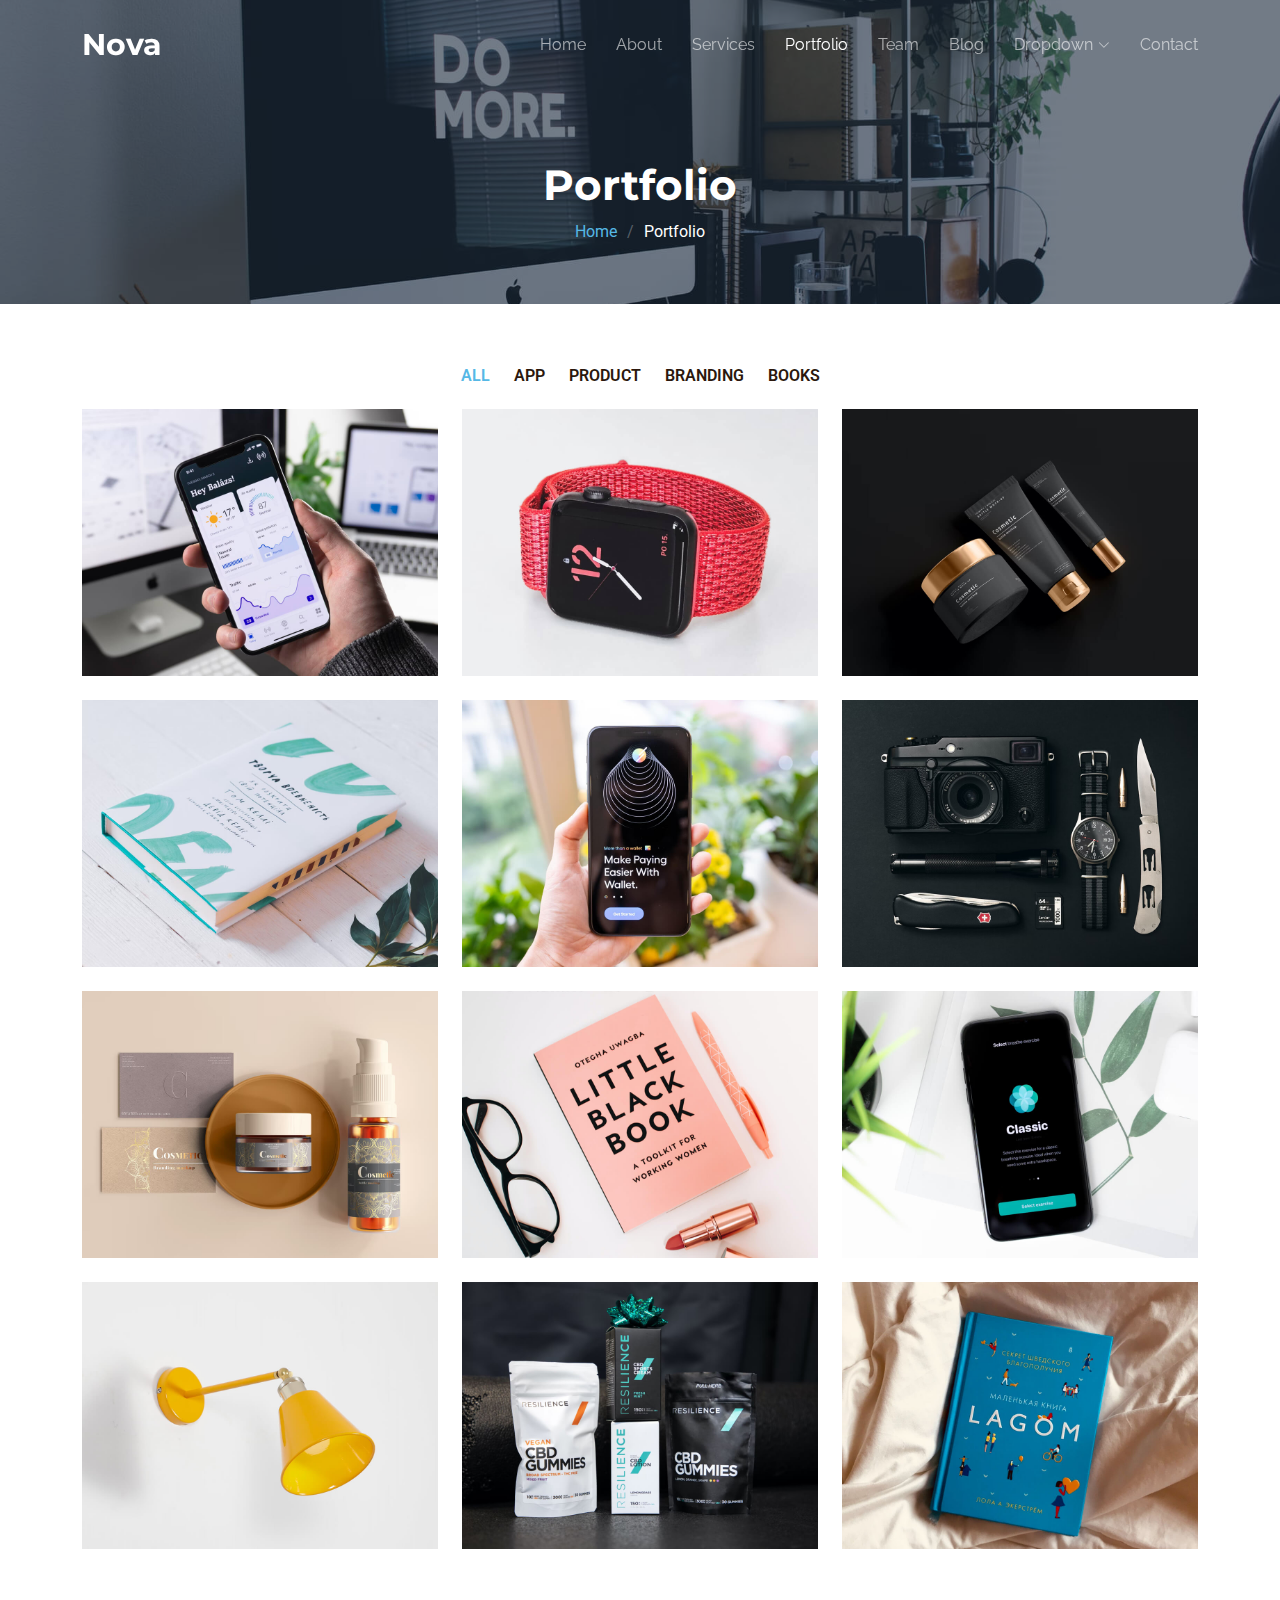
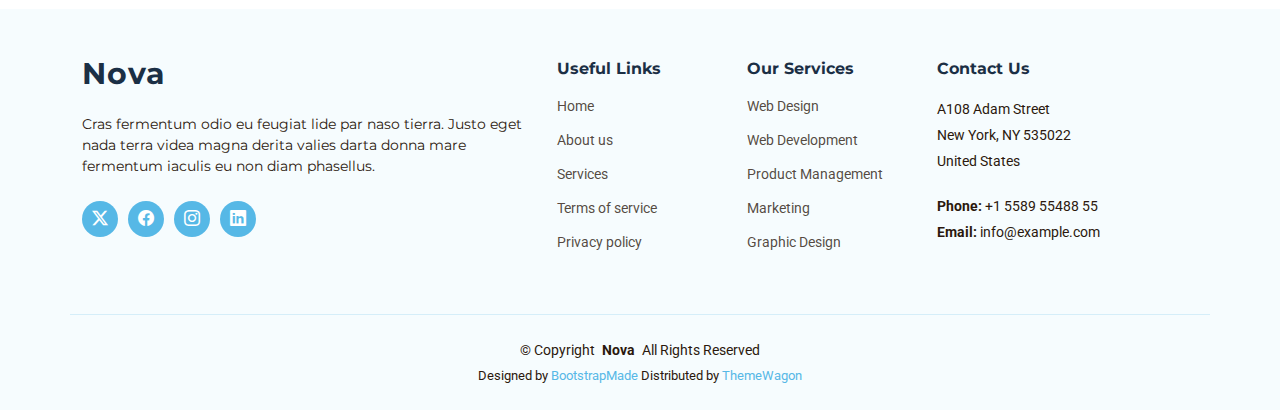
<file: public/portfolio.html>
<!DOCTYPE html>
<html lang="en">

<head>
  <meta charset="utf-8">
  <meta content="width=device-width, initial-scale=1.0" name="viewport">
  <title>Portfolio - Nova Bootstrap Template</title>
  <meta name="description" content="">
  <meta name="keywords" content="">

  <!-- Favicons -->
  <link href="assets/img/favicon.png" rel="icon">
  <link href="assets/img/apple-touch-icon.png" rel="apple-touch-icon">

  <!-- Fonts -->
  <link href="https://fonts.googleapis.com" rel="preconnect">
  <link href="https://fonts.gstatic.com" rel="preconnect" crossorigin>
  <link href="https://fonts.googleapis.com/css2?family=Roboto:ital,wght@0,100;0,300;0,400;0,500;0,700;0,900;1,100;1,300;1,400;1,500;1,700;1,900&family=Montserrat:ital,wght@0,100;0,200;0,300;0,400;0,500;0,600;0,700;0,800;0,900;1,100;1,200;1,300;1,400;1,500;1,600;1,700;1,800;1,900&family=Raleway:ital,wght@0,100;0,200;0,300;0,400;0,500;0,600;0,700;0,800;0,900;1,100;1,200;1,300;1,400;1,500;1,600;1,700;1,800;1,900&display=swap" rel="stylesheet">

  <!-- Vendor CSS Files -->
  <link href="assets/vendor/bootstrap/css/bootstrap.min.css" rel="stylesheet">
  <link href="assets/vendor/bootstrap-icons/bootstrap-icons.css" rel="stylesheet">
  <link href="assets/vendor/aos/aos.css" rel="stylesheet">
  <link href="assets/vendor/glightbox/css/glightbox.min.css" rel="stylesheet">
  <link href="assets/vendor/swiper/swiper-bundle.min.css" rel="stylesheet">

  <!-- Main CSS File -->
  <link href="assets/css/main.css" rel="stylesheet">

  <!-- =======================================================
  * Template Name: Nova
  * Template URL: https://bootstrapmade.com/nova-bootstrap-business-template/
  * Updated: Aug 07 2024 with Bootstrap v5.3.3
  * Author: BootstrapMade.com
  * License: https://bootstrapmade.com/license/
  ======================================================== -->
</head>

<body class="portfolio-page">

  <header id="header" class="header d-flex align-items-center fixed-top">
    <div class="container-fluid container-xl position-relative d-flex align-items-center justify-content-between">

      <a href="index.html" class="logo d-flex align-items-center">
        <!-- Uncomment the line below if you also wish to use an image logo -->
        <!-- <img src="assets/img/logo.png" alt=""> -->
        <h1 class="sitename">Nova</h1>
      </a>

      <nav id="navmenu" class="navmenu">
        <ul>
          <li><a href="index.html">Home<br></a></li>
          <li><a href="about.html">About</a></li>
          <li><a href="services.html">Services</a></li>
          <li><a href="portfolio.html" class="active">Portfolio</a></li>
          <li><a href="team.html">Team</a></li>
          <li><a href="blog.html">Blog</a></li>
          <li class="dropdown"><a href="#"><span>Dropdown</span> <i class="bi bi-chevron-down toggle-dropdown"></i></a>
            <ul>
              <li><a href="#">Dropdown 1</a></li>
              <li class="dropdown"><a href="#"><span>Deep Dropdown</span> <i class="bi bi-chevron-down toggle-dropdown"></i></a>
                <ul>
                  <li><a href="#">Deep Dropdown 1</a></li>
                  <li><a href="#">Deep Dropdown 2</a></li>
                  <li><a href="#">Deep Dropdown 3</a></li>
                  <li><a href="#">Deep Dropdown 4</a></li>
                  <li><a href="#">Deep Dropdown 5</a></li>
                </ul>
              </li>
              <li><a href="#">Dropdown 2</a></li>
              <li><a href="#">Dropdown 3</a></li>
              <li><a href="#">Dropdown 4</a></li>
            </ul>
          </li>
          <li><a href="contact.html">Contact</a></li>
        </ul>
        <i class="mobile-nav-toggle d-xl-none bi bi-list"></i>
      </nav>

    </div>
  </header>

  <main class="main">

    <!-- Page Title -->
    <div class="page-title dark-background" data-aos="fade" style="background-image: url(assets/img/portfolio-page-title-bg.jpg);">
      <div class="container">
        <h1>Portfolio</h1>
        <nav class="breadcrumbs">
          <ol>
            <li><a href="index.html">Home</a></li>
            <li class="current">Portfolio</li>
          </ol>
        </nav>
      </div>
    </div><!-- End Page Title -->

    <!-- Portfolio Section -->
    <section id="portfolio" class="portfolio section">

      <div class="container">

        <div class="isotope-layout" data-default-filter="*" data-layout="masonry" data-sort="original-order">

          <ul class="portfolio-filters isotope-filters" data-aos="fade-up" data-aos-delay="100">
            <li data-filter="*" class="filter-active">All</li>
            <li data-filter=".filter-app">App</li>
            <li data-filter=".filter-product">Product</li>
            <li data-filter=".filter-branding">Branding</li>
            <li data-filter=".filter-books">Books</li>
          </ul><!-- End Portfolio Filters -->

          <div class="row gy-4 isotope-container" data-aos="fade-up" data-aos-delay="200">

            <div class="col-lg-4 col-md-6 portfolio-item isotope-item filter-app">
              <img src="assets/img/portfolio/app-1.jpg" class="img-fluid" alt="">
              <div class="portfolio-info">
                <h4>App 1</h4>
                <p>Lorem ipsum, dolor sit amet consectetur</p>
                <a href="assets/img/portfolio/app-1.jpg" title="App 1" data-gallery="portfolio-gallery-app" class="glightbox preview-link"><i class="bi bi-zoom-in"></i></a>
                <a href="portfolio-details.html" title="More Details" class="details-link"><i class="bi bi-link-45deg"></i></a>
              </div>
            </div><!-- End Portfolio Item -->

            <div class="col-lg-4 col-md-6 portfolio-item isotope-item filter-product">
              <img src="assets/img/portfolio/product-1.jpg" class="img-fluid" alt="">
              <div class="portfolio-info">
                <h4>Product 1</h4>
                <p>Lorem ipsum, dolor sit amet consectetur</p>
                <a href="assets/img/portfolio/product-1.jpg" title="Product 1" data-gallery="portfolio-gallery-product" class="glightbox preview-link"><i class="bi bi-zoom-in"></i></a>
                <a href="portfolio-details.html" title="More Details" class="details-link"><i class="bi bi-link-45deg"></i></a>
              </div>
            </div><!-- End Portfolio Item -->

            <div class="col-lg-4 col-md-6 portfolio-item isotope-item filter-branding">
              <img src="assets/img/portfolio/branding-1.jpg" class="img-fluid" alt="">
              <div class="portfolio-info">
                <h4>Branding 1</h4>
                <p>Lorem ipsum, dolor sit amet consectetur</p>
                <a href="assets/img/portfolio/branding-1.jpg" title="Branding 1" data-gallery="portfolio-gallery-branding" class="glightbox preview-link"><i class="bi bi-zoom-in"></i></a>
                <a href="portfolio-details.html" title="More Details" class="details-link"><i class="bi bi-link-45deg"></i></a>
              </div>
            </div><!-- End Portfolio Item -->

            <div class="col-lg-4 col-md-6 portfolio-item isotope-item filter-books">
              <img src="assets/img/portfolio/books-1.jpg" class="img-fluid" alt="">
              <div class="portfolio-info">
                <h4>Books 1</h4>
                <p>Lorem ipsum, dolor sit amet consectetur</p>
                <a href="assets/img/portfolio/books-1.jpg" title="Branding 1" data-gallery="portfolio-gallery-book" class="glightbox preview-link"><i class="bi bi-zoom-in"></i></a>
                <a href="portfolio-details.html" title="More Details" class="details-link"><i class="bi bi-link-45deg"></i></a>
              </div>
            </div><!-- End Portfolio Item -->

            <div class="col-lg-4 col-md-6 portfolio-item isotope-item filter-app">
              <img src="assets/img/portfolio/app-2.jpg" class="img-fluid" alt="">
              <div class="portfolio-info">
                <h4>App 2</h4>
                <p>Lorem ipsum, dolor sit amet consectetur</p>
                <a href="assets/img/portfolio/app-2.jpg" title="App 2" data-gallery="portfolio-gallery-app" class="glightbox preview-link"><i class="bi bi-zoom-in"></i></a>
                <a href="portfolio-details.html" title="More Details" class="details-link"><i class="bi bi-link-45deg"></i></a>
              </div>
            </div><!-- End Portfolio Item -->

            <div class="col-lg-4 col-md-6 portfolio-item isotope-item filter-product">
              <img src="assets/img/portfolio/product-2.jpg" class="img-fluid" alt="">
              <div class="portfolio-info">
                <h4>Product 2</h4>
                <p>Lorem ipsum, dolor sit amet consectetur</p>
                <a href="assets/img/portfolio/product-2.jpg" title="Product 2" data-gallery="portfolio-gallery-product" class="glightbox preview-link"><i class="bi bi-zoom-in"></i></a>
                <a href="portfolio-details.html" title="More Details" class="details-link"><i class="bi bi-link-45deg"></i></a>
              </div>
            </div><!-- End Portfolio Item -->

            <div class="col-lg-4 col-md-6 portfolio-item isotope-item filter-branding">
              <img src="assets/img/portfolio/branding-2.jpg" class="img-fluid" alt="">
              <div class="portfolio-info">
                <h4>Branding 2</h4>
                <p>Lorem ipsum, dolor sit amet consectetur</p>
                <a href="assets/img/portfolio/branding-2.jpg" title="Branding 2" data-gallery="portfolio-gallery-branding" class="glightbox preview-link"><i class="bi bi-zoom-in"></i></a>
                <a href="portfolio-details.html" title="More Details" class="details-link"><i class="bi bi-link-45deg"></i></a>
              </div>
            </div><!-- End Portfolio Item -->

            <div class="col-lg-4 col-md-6 portfolio-item isotope-item filter-books">
              <img src="assets/img/portfolio/books-2.jpg" class="img-fluid" alt="">
              <div class="portfolio-info">
                <h4>Books 2</h4>
                <p>Lorem ipsum, dolor sit amet consectetur</p>
                <a href="assets/img/portfolio/books-2.jpg" title="Branding 2" data-gallery="portfolio-gallery-book" class="glightbox preview-link"><i class="bi bi-zoom-in"></i></a>
                <a href="portfolio-details.html" title="More Details" class="details-link"><i class="bi bi-link-45deg"></i></a>
              </div>
            </div><!-- End Portfolio Item -->

            <div class="col-lg-4 col-md-6 portfolio-item isotope-item filter-app">
              <img src="assets/img/portfolio/app-3.jpg" class="img-fluid" alt="">
              <div class="portfolio-info">
                <h4>App 3</h4>
                <p>Lorem ipsum, dolor sit amet consectetur</p>
                <a href="assets/img/portfolio/app-3.jpg" title="App 3" data-gallery="portfolio-gallery-app" class="glightbox preview-link"><i class="bi bi-zoom-in"></i></a>
                <a href="portfolio-details.html" title="More Details" class="details-link"><i class="bi bi-link-45deg"></i></a>
              </div>
            </div><!-- End Portfolio Item -->

            <div class="col-lg-4 col-md-6 portfolio-item isotope-item filter-product">
              <img src="assets/img/portfolio/product-3.jpg" class="img-fluid" alt="">
              <div class="portfolio-info">
                <h4>Product 3</h4>
                <p>Lorem ipsum, dolor sit amet consectetur</p>
                <a href="assets/img/portfolio/product-3.jpg" title="Product 3" data-gallery="portfolio-gallery-product" class="glightbox preview-link"><i class="bi bi-zoom-in"></i></a>
                <a href="portfolio-details.html" title="More Details" class="details-link"><i class="bi bi-link-45deg"></i></a>
              </div>
            </div><!-- End Portfolio Item -->

            <div class="col-lg-4 col-md-6 portfolio-item isotope-item filter-branding">
              <img src="assets/img/portfolio/branding-3.jpg" class="img-fluid" alt="">
              <div class="portfolio-info">
                <h4>Branding 3</h4>
                <p>Lorem ipsum, dolor sit amet consectetur</p>
                <a href="assets/img/portfolio/branding-3.jpg" title="Branding 2" data-gallery="portfolio-gallery-branding" class="glightbox preview-link"><i class="bi bi-zoom-in"></i></a>
                <a href="portfolio-details.html" title="More Details" class="details-link"><i class="bi bi-link-45deg"></i></a>
              </div>
            </div><!-- End Portfolio Item -->

            <div class="col-lg-4 col-md-6 portfolio-item isotope-item filter-books">
              <img src="assets/img/portfolio/books-3.jpg" class="img-fluid" alt="">
              <div class="portfolio-info">
                <h4>Books 3</h4>
                <p>Lorem ipsum, dolor sit amet consectetur</p>
                <a href="assets/img/portfolio/books-3.jpg" title="Branding 3" data-gallery="portfolio-gallery-book" class="glightbox preview-link"><i class="bi bi-zoom-in"></i></a>
                <a href="portfolio-details.html" title="More Details" class="details-link"><i class="bi bi-link-45deg"></i></a>
              </div>
            </div><!-- End Portfolio Item -->

          </div><!-- End Portfolio Container -->

        </div>

      </div>

    </section><!-- /Portfolio Section -->

  </main>

  <footer id="footer" class="footer light-background">

    <div class="footer-top">
      <div class="container">
        <div class="row gy-4">
          <div class="col-lg-5 col-md-12 footer-about">
            <a href="index.html" class="logo d-flex align-items-center">
              <span class="sitename">Nova</span>
            </a>
            <p>Cras fermentum odio eu feugiat lide par naso tierra. Justo eget nada terra videa magna derita valies darta donna mare fermentum iaculis eu non diam phasellus.</p>
            <div class="social-links d-flex mt-4">
              <a href=""><i class="bi bi-twitter-x"></i></a>
              <a href=""><i class="bi bi-facebook"></i></a>
              <a href=""><i class="bi bi-instagram"></i></a>
              <a href=""><i class="bi bi-linkedin"></i></a>
            </div>
          </div>

          <div class="col-lg-2 col-6 footer-links">
            <h4>Useful Links</h4>
            <ul>
              <li><a href="#">Home</a></li>
              <li><a href="#">About us</a></li>
              <li><a href="#">Services</a></li>
              <li><a href="#">Terms of service</a></li>
              <li><a href="#">Privacy policy</a></li>
            </ul>
          </div>

          <div class="col-lg-2 col-6 footer-links">
            <h4>Our Services</h4>
            <ul>
              <li><a href="#">Web Design</a></li>
              <li><a href="#">Web Development</a></li>
              <li><a href="#">Product Management</a></li>
              <li><a href="#">Marketing</a></li>
              <li><a href="#">Graphic Design</a></li>
            </ul>
          </div>

          <div class="col-lg-3 col-md-12 footer-contact text-center text-md-start">
            <h4>Contact Us</h4>
            <p>A108 Adam Street</p>
            <p>New York, NY 535022</p>
            <p>United States</p>
            <p class="mt-4"><strong>Phone:</strong> <span>+1 5589 55488 55</span></p>
            <p><strong>Email:</strong> <span>info@example.com</span></p>
          </div>

        </div>
      </div>
    </div>

    <div class="container copyright text-center">
      <p>© <span>Copyright</span> <strong class="px-1 sitename">Nova</strong> <span>All Rights Reserved</span></p>
      <div class="credits">
        <!-- All the links in the footer should remain intact. -->
        <!-- You can delete the links only if you've purchased the pro version. -->
        <!-- Licensing information: https://bootstrapmade.com/license/ -->
        <!-- Purchase the pro version with working PHP/AJAX contact form: [buy-url] -->
        Designed by <a href="https://bootstrapmade.com/">BootstrapMade</a> Distributed by <a href="https://themewagon.com">ThemeWagon</a>
      </div>
    </div>

  </footer>

  <!-- Scroll Top -->
  <a href="#" id="scroll-top" class="scroll-top d-flex align-items-center justify-content-center"><i class="bi bi-arrow-up-short"></i></a>

  <!-- Preloader -->
  <div id="preloader"></div>

  <!-- Vendor JS Files -->
  <script src="assets/vendor/bootstrap/js/bootstrap.bundle.min.js"></script>
  <script src="assets/vendor/php-email-form/validate.js"></script>
  <script src="assets/vendor/aos/aos.js"></script>
  <script src="assets/vendor/glightbox/js/glightbox.min.js"></script>
  <script src="assets/vendor/swiper/swiper-bundle.min.js"></script>
  <script src="assets/vendor/imagesloaded/imagesloaded.pkgd.min.js"></script>
  <script src="assets/vendor/isotope-layout/isotope.pkgd.min.js"></script>

  <!-- Main JS File -->
  <script src="assets/js/main.js"></script>

</body>

</html>
</file>
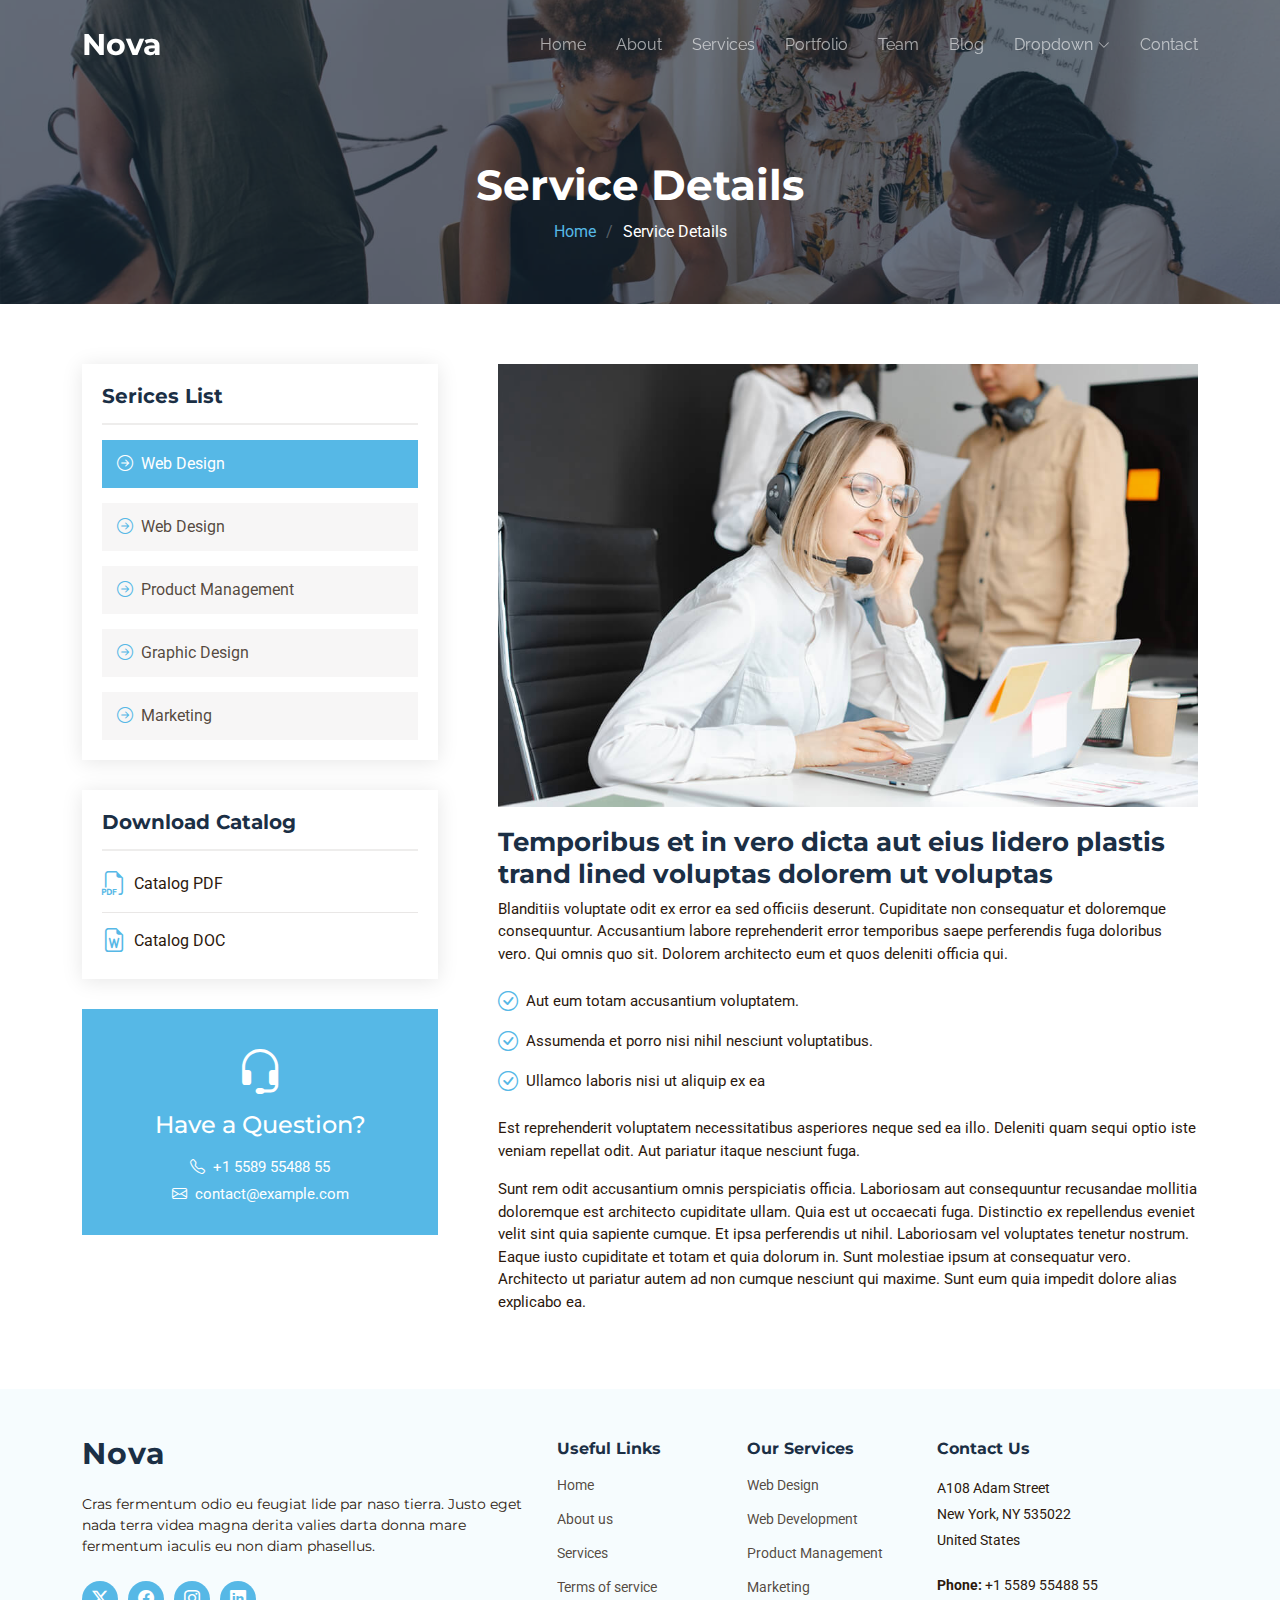
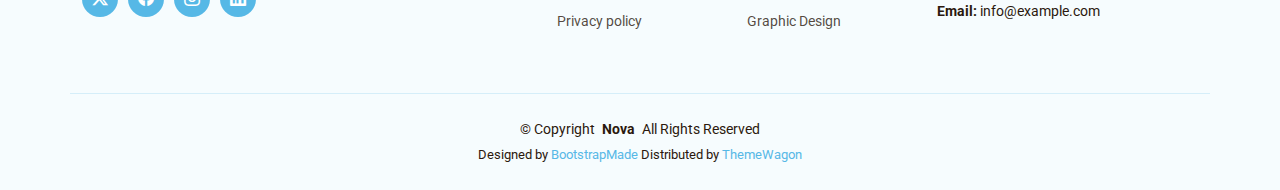
<file: public/service-details.html>
<!DOCTYPE html>
<html lang="en">

<head>
  <meta charset="utf-8">
  <meta content="width=device-width, initial-scale=1.0" name="viewport">
  <title>Service Details - Nova Bootstrap Template</title>
  <meta name="description" content="">
  <meta name="keywords" content="">

  <!-- Favicons -->
  <link href="assets/img/favicon.png" rel="icon">
  <link href="assets/img/apple-touch-icon.png" rel="apple-touch-icon">

  <!-- Fonts -->
  <link href="https://fonts.googleapis.com" rel="preconnect">
  <link href="https://fonts.gstatic.com" rel="preconnect" crossorigin>
  <link href="https://fonts.googleapis.com/css2?family=Roboto:ital,wght@0,100;0,300;0,400;0,500;0,700;0,900;1,100;1,300;1,400;1,500;1,700;1,900&family=Montserrat:ital,wght@0,100;0,200;0,300;0,400;0,500;0,600;0,700;0,800;0,900;1,100;1,200;1,300;1,400;1,500;1,600;1,700;1,800;1,900&family=Raleway:ital,wght@0,100;0,200;0,300;0,400;0,500;0,600;0,700;0,800;0,900;1,100;1,200;1,300;1,400;1,500;1,600;1,700;1,800;1,900&display=swap" rel="stylesheet">

  <!-- Vendor CSS Files -->
  <link href="assets/vendor/bootstrap/css/bootstrap.min.css" rel="stylesheet">
  <link href="assets/vendor/bootstrap-icons/bootstrap-icons.css" rel="stylesheet">
  <link href="assets/vendor/aos/aos.css" rel="stylesheet">
  <link href="assets/vendor/glightbox/css/glightbox.min.css" rel="stylesheet">
  <link href="assets/vendor/swiper/swiper-bundle.min.css" rel="stylesheet">

  <!-- Main CSS File -->
  <link href="assets/css/main.css" rel="stylesheet">

  <!-- =======================================================
  * Template Name: Nova
  * Template URL: https://bootstrapmade.com/nova-bootstrap-business-template/
  * Updated: Aug 07 2024 with Bootstrap v5.3.3
  * Author: BootstrapMade.com
  * License: https://bootstrapmade.com/license/
  ======================================================== -->
</head>

<body class="service-details-page">

  <header id="header" class="header d-flex align-items-center fixed-top">
    <div class="container-fluid container-xl position-relative d-flex align-items-center justify-content-between">

      <a href="index.html" class="logo d-flex align-items-center">
        <!-- Uncomment the line below if you also wish to use an image logo -->
        <!-- <img src="assets/img/logo.png" alt=""> -->
        <h1 class="sitename">Nova</h1>
      </a>

      <nav id="navmenu" class="navmenu">
        <ul>
          <li><a href="index.html">Home<br></a></li>
          <li><a href="about.html">About</a></li>
          <li><a href="services.html">Services</a></li>
          <li><a href="portfolio.html">Portfolio</a></li>
          <li><a href="team.html">Team</a></li>
          <li><a href="blog.html">Blog</a></li>
          <li class="dropdown"><a href="#"><span>Dropdown</span> <i class="bi bi-chevron-down toggle-dropdown"></i></a>
            <ul>
              <li><a href="#">Dropdown 1</a></li>
              <li class="dropdown"><a href="#"><span>Deep Dropdown</span> <i class="bi bi-chevron-down toggle-dropdown"></i></a>
                <ul>
                  <li><a href="#">Deep Dropdown 1</a></li>
                  <li><a href="#">Deep Dropdown 2</a></li>
                  <li><a href="#">Deep Dropdown 3</a></li>
                  <li><a href="#">Deep Dropdown 4</a></li>
                  <li><a href="#">Deep Dropdown 5</a></li>
                </ul>
              </li>
              <li><a href="#">Dropdown 2</a></li>
              <li><a href="#">Dropdown 3</a></li>
              <li><a href="#">Dropdown 4</a></li>
            </ul>
          </li>
          <li><a href="contact.html">Contact</a></li>
        </ul>
        <i class="mobile-nav-toggle d-xl-none bi bi-list"></i>
      </nav>

    </div>
  </header>

  <main class="main">

    <!-- Page Title -->
    <div class="page-title dark-background" data-aos="fade" style="background-image: url(assets/img/services-page-title-bg.jpg);">
      <div class="container">
        <h1>Service Details</h1>
        <nav class="breadcrumbs">
          <ol>
            <li><a href="index.html">Home</a></li>
            <li class="current">Service Details</li>
          </ol>
        </nav>
      </div>
    </div><!-- End Page Title -->

    <!-- Service Details Section -->
    <section id="service-details" class="service-details section">

      <div class="container">

        <div class="row gy-5">

          <div class="col-lg-4" data-aos="fade-up" data-aos-delay="100">

            <div class="service-box">
              <h4>Serices List</h4>
              <div class="services-list">
                <a href="#" class="active"><i class="bi bi-arrow-right-circle"></i><span>Web Design</span></a>
                <a href="#"><i class="bi bi-arrow-right-circle"></i><span>Web Design</span></a>
                <a href="#"><i class="bi bi-arrow-right-circle"></i><span>Product Management</span></a>
                <a href="#"><i class="bi bi-arrow-right-circle"></i><span>Graphic Design</span></a>
                <a href="#"><i class="bi bi-arrow-right-circle"></i><span>Marketing</span></a>
              </div>
            </div><!-- End Services List -->

            <div class="service-box">
              <h4>Download Catalog</h4>
              <div class="download-catalog">
                <a href="#"><i class="bi bi-filetype-pdf"></i><span>Catalog PDF</span></a>
                <a href="#"><i class="bi bi-file-earmark-word"></i><span>Catalog DOC</span></a>
              </div>
            </div><!-- End Services List -->

            <div class="help-box d-flex flex-column justify-content-center align-items-center">
              <i class="bi bi-headset help-icon"></i>
              <h4>Have a Question?</h4>
              <p class="d-flex align-items-center mt-2 mb-0"><i class="bi bi-telephone me-2"></i> <span>+1 5589 55488 55</span></p>
              <p class="d-flex align-items-center mt-1 mb-0"><i class="bi bi-envelope me-2"></i> <a href="mailto:contact@example.com">contact@example.com</a></p>
            </div>

          </div>

          <div class="col-lg-8 ps-lg-5" data-aos="fade-up" data-aos-delay="200">
            <img src="assets/img/services.jpg" alt="" class="img-fluid services-img">
            <h3>Temporibus et in vero dicta aut eius lidero plastis trand lined voluptas dolorem ut voluptas</h3>
            <p>
              Blanditiis voluptate odit ex error ea sed officiis deserunt. Cupiditate non consequatur et doloremque consequuntur. Accusantium labore reprehenderit error temporibus saepe perferendis fuga doloribus vero. Qui omnis quo sit. Dolorem architecto eum et quos deleniti officia qui.
            </p>
            <ul>
              <li><i class="bi bi-check-circle"></i> <span>Aut eum totam accusantium voluptatem.</span></li>
              <li><i class="bi bi-check-circle"></i> <span>Assumenda et porro nisi nihil nesciunt voluptatibus.</span></li>
              <li><i class="bi bi-check-circle"></i> <span>Ullamco laboris nisi ut aliquip ex ea</span></li>
            </ul>
            <p>
              Est reprehenderit voluptatem necessitatibus asperiores neque sed ea illo. Deleniti quam sequi optio iste veniam repellat odit. Aut pariatur itaque nesciunt fuga.
            </p>
            <p>
              Sunt rem odit accusantium omnis perspiciatis officia. Laboriosam aut consequuntur recusandae mollitia doloremque est architecto cupiditate ullam. Quia est ut occaecati fuga. Distinctio ex repellendus eveniet velit sint quia sapiente cumque. Et ipsa perferendis ut nihil. Laboriosam vel voluptates tenetur nostrum. Eaque iusto cupiditate et totam et quia dolorum in. Sunt molestiae ipsum at consequatur vero. Architecto ut pariatur autem ad non cumque nesciunt qui maxime. Sunt eum quia impedit dolore alias explicabo ea.
            </p>
          </div>

        </div>

      </div>

    </section><!-- /Service Details Section -->

  </main>

  <footer id="footer" class="footer light-background">

    <div class="footer-top">
      <div class="container">
        <div class="row gy-4">
          <div class="col-lg-5 col-md-12 footer-about">
            <a href="index.html" class="logo d-flex align-items-center">
              <span class="sitename">Nova</span>
            </a>
            <p>Cras fermentum odio eu feugiat lide par naso tierra. Justo eget nada terra videa magna derita valies darta donna mare fermentum iaculis eu non diam phasellus.</p>
            <div class="social-links d-flex mt-4">
              <a href=""><i class="bi bi-twitter-x"></i></a>
              <a href=""><i class="bi bi-facebook"></i></a>
              <a href=""><i class="bi bi-instagram"></i></a>
              <a href=""><i class="bi bi-linkedin"></i></a>
            </div>
          </div>

          <div class="col-lg-2 col-6 footer-links">
            <h4>Useful Links</h4>
            <ul>
              <li><a href="#">Home</a></li>
              <li><a href="#">About us</a></li>
              <li><a href="#">Services</a></li>
              <li><a href="#">Terms of service</a></li>
              <li><a href="#">Privacy policy</a></li>
            </ul>
          </div>

          <div class="col-lg-2 col-6 footer-links">
            <h4>Our Services</h4>
            <ul>
              <li><a href="#">Web Design</a></li>
              <li><a href="#">Web Development</a></li>
              <li><a href="#">Product Management</a></li>
              <li><a href="#">Marketing</a></li>
              <li><a href="#">Graphic Design</a></li>
            </ul>
          </div>

          <div class="col-lg-3 col-md-12 footer-contact text-center text-md-start">
            <h4>Contact Us</h4>
            <p>A108 Adam Street</p>
            <p>New York, NY 535022</p>
            <p>United States</p>
            <p class="mt-4"><strong>Phone:</strong> <span>+1 5589 55488 55</span></p>
            <p><strong>Email:</strong> <span>info@example.com</span></p>
          </div>

        </div>
      </div>
    </div>

    <div class="container copyright text-center">
      <p>© <span>Copyright</span> <strong class="px-1 sitename">Nova</strong> <span>All Rights Reserved</span></p>
      <div class="credits">
        <!-- All the links in the footer should remain intact. -->
        <!-- You can delete the links only if you've purchased the pro version. -->
        <!-- Licensing information: https://bootstrapmade.com/license/ -->
        <!-- Purchase the pro version with working PHP/AJAX contact form: [buy-url] -->
        Designed by <a href="https://bootstrapmade.com/">BootstrapMade</a> Distributed by <a href="https://themewagon.com">ThemeWagon</a>
      </div>
    </div>

  </footer>

  <!-- Scroll Top -->
  <a href="#" id="scroll-top" class="scroll-top d-flex align-items-center justify-content-center"><i class="bi bi-arrow-up-short"></i></a>

  <!-- Preloader -->
  <div id="preloader"></div>

  <!-- Vendor JS Files -->
  <script src="assets/vendor/bootstrap/js/bootstrap.bundle.min.js"></script>
  <script src="assets/vendor/php-email-form/validate.js"></script>
  <script src="assets/vendor/aos/aos.js"></script>
  <script src="assets/vendor/glightbox/js/glightbox.min.js"></script>
  <script src="assets/vendor/swiper/swiper-bundle.min.js"></script>
  <script src="assets/vendor/imagesloaded/imagesloaded.pkgd.min.js"></script>
  <script src="assets/vendor/isotope-layout/isotope.pkgd.min.js"></script>

  <!-- Main JS File -->
  <script src="assets/js/main.js"></script>

</body>

</html>
</file>
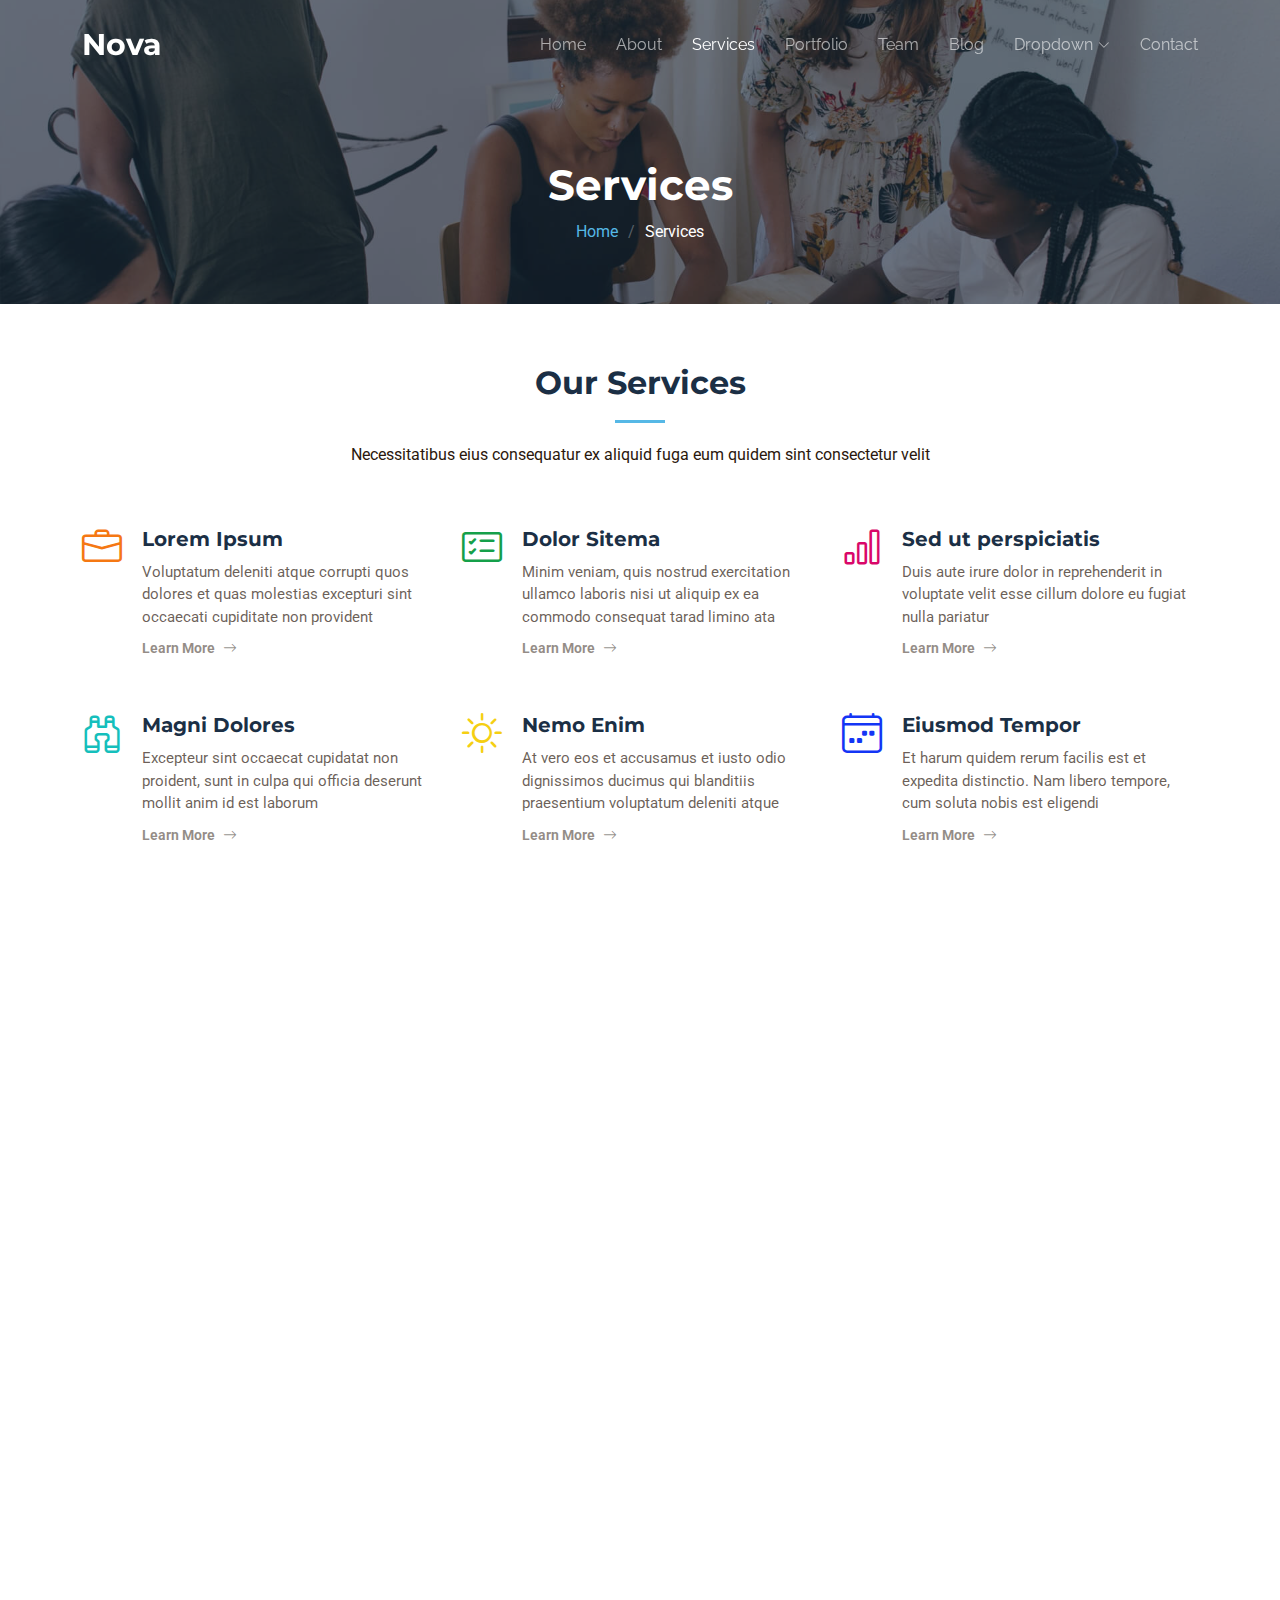
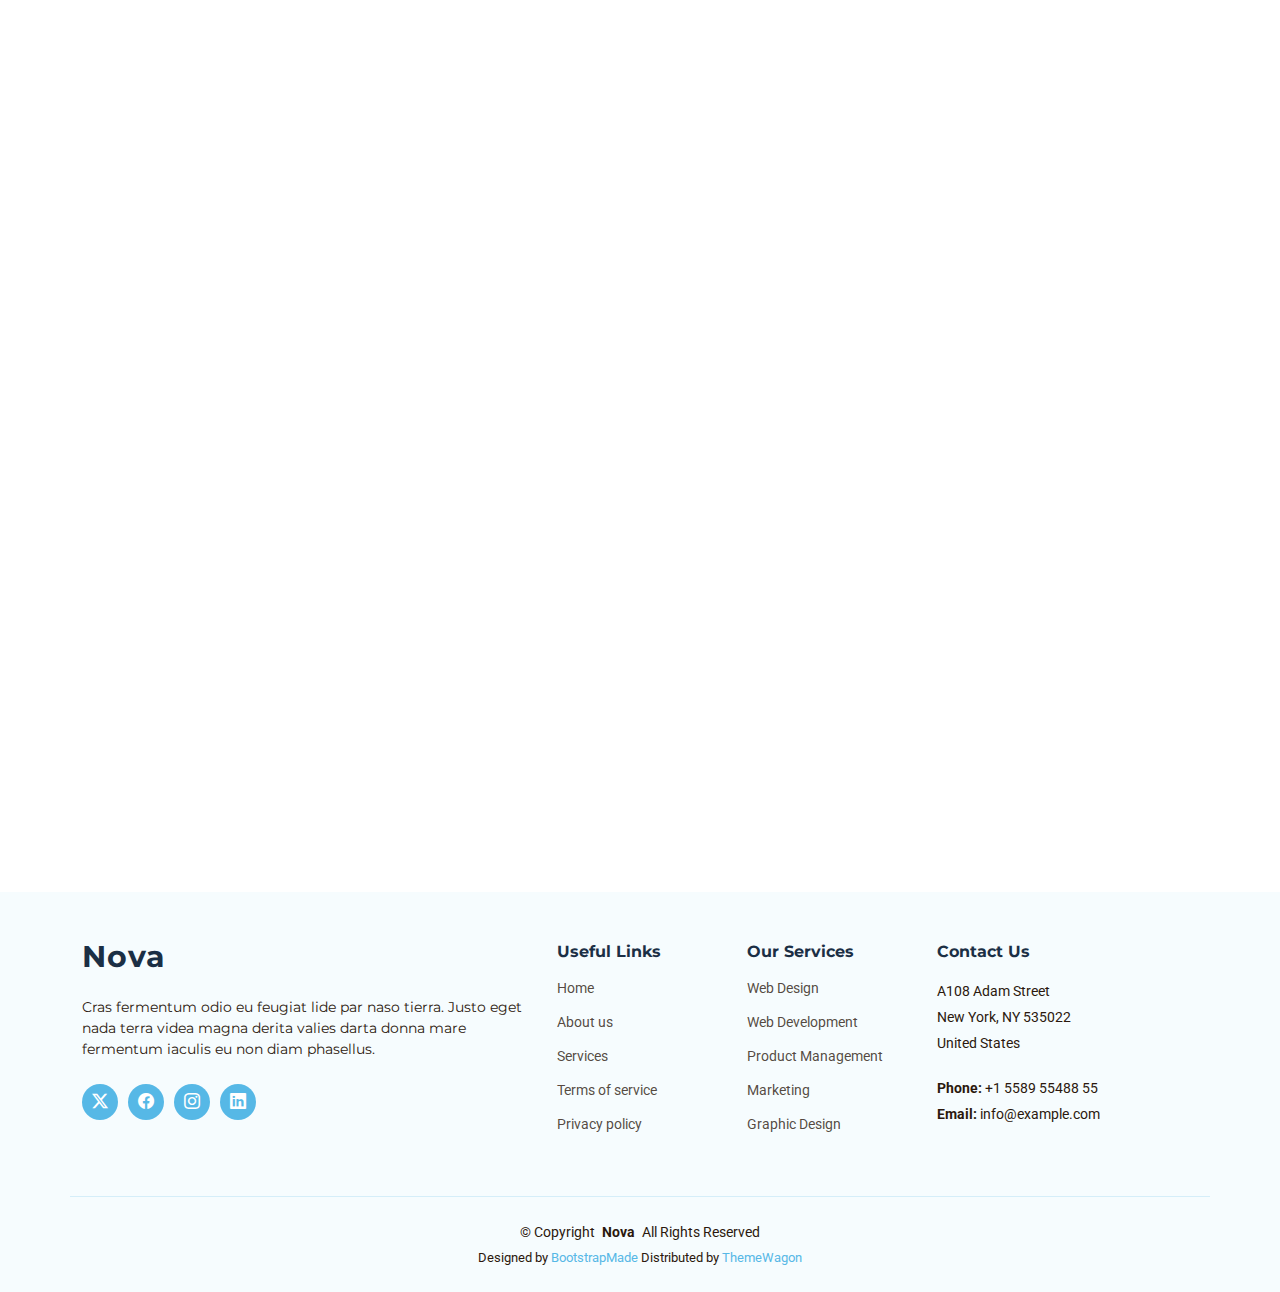
<file: public/services.html>
<!DOCTYPE html>
<html lang="en">

<head>
  <meta charset="utf-8">
  <meta content="width=device-width, initial-scale=1.0" name="viewport">
  <title>Services - Nova Bootstrap Template</title>
  <meta name="description" content="">
  <meta name="keywords" content="">

  <!-- Favicons -->
  <link href="assets/img/favicon.png" rel="icon">
  <link href="assets/img/apple-touch-icon.png" rel="apple-touch-icon">

  <!-- Fonts -->
  <link href="https://fonts.googleapis.com" rel="preconnect">
  <link href="https://fonts.gstatic.com" rel="preconnect" crossorigin>
  <link href="https://fonts.googleapis.com/css2?family=Roboto:ital,wght@0,100;0,300;0,400;0,500;0,700;0,900;1,100;1,300;1,400;1,500;1,700;1,900&family=Montserrat:ital,wght@0,100;0,200;0,300;0,400;0,500;0,600;0,700;0,800;0,900;1,100;1,200;1,300;1,400;1,500;1,600;1,700;1,800;1,900&family=Raleway:ital,wght@0,100;0,200;0,300;0,400;0,500;0,600;0,700;0,800;0,900;1,100;1,200;1,300;1,400;1,500;1,600;1,700;1,800;1,900&display=swap" rel="stylesheet">

  <!-- Vendor CSS Files -->
  <link href="assets/vendor/bootstrap/css/bootstrap.min.css" rel="stylesheet">
  <link href="assets/vendor/bootstrap-icons/bootstrap-icons.css" rel="stylesheet">
  <link href="assets/vendor/aos/aos.css" rel="stylesheet">
  <link href="assets/vendor/glightbox/css/glightbox.min.css" rel="stylesheet">
  <link href="assets/vendor/swiper/swiper-bundle.min.css" rel="stylesheet">

  <!-- Main CSS File -->
  <link href="assets/css/main.css" rel="stylesheet">

  <!-- =======================================================
  * Template Name: Nova
  * Template URL: https://bootstrapmade.com/nova-bootstrap-business-template/
  * Updated: Aug 07 2024 with Bootstrap v5.3.3
  * Author: BootstrapMade.com
  * License: https://bootstrapmade.com/license/
  ======================================================== -->
</head>

<body class="services-page">

  <header id="header" class="header d-flex align-items-center fixed-top">
    <div class="container-fluid container-xl position-relative d-flex align-items-center justify-content-between">

      <a href="index.html" class="logo d-flex align-items-center">
        <!-- Uncomment the line below if you also wish to use an image logo -->
        <!-- <img src="assets/img/logo.png" alt=""> -->
        <h1 class="sitename">Nova</h1>
      </a>

      <nav id="navmenu" class="navmenu">
        <ul>
          <li><a href="index.html">Home<br></a></li>
          <li><a href="about.html">About</a></li>
          <li><a href="services.html" class="active">Services</a></li>
          <li><a href="portfolio.html">Portfolio</a></li>
          <li><a href="team.html">Team</a></li>
          <li><a href="blog.html">Blog</a></li>
          <li class="dropdown"><a href="#"><span>Dropdown</span> <i class="bi bi-chevron-down toggle-dropdown"></i></a>
            <ul>
              <li><a href="#">Dropdown 1</a></li>
              <li class="dropdown"><a href="#"><span>Deep Dropdown</span> <i class="bi bi-chevron-down toggle-dropdown"></i></a>
                <ul>
                  <li><a href="#">Deep Dropdown 1</a></li>
                  <li><a href="#">Deep Dropdown 2</a></li>
                  <li><a href="#">Deep Dropdown 3</a></li>
                  <li><a href="#">Deep Dropdown 4</a></li>
                  <li><a href="#">Deep Dropdown 5</a></li>
                </ul>
              </li>
              <li><a href="#">Dropdown 2</a></li>
              <li><a href="#">Dropdown 3</a></li>
              <li><a href="#">Dropdown 4</a></li>
            </ul>
          </li>
          <li><a href="contact.html">Contact</a></li>
        </ul>
        <i class="mobile-nav-toggle d-xl-none bi bi-list"></i>
      </nav>

    </div>
  </header>

  <main class="main">

    <!-- Page Title -->
    <div class="page-title dark-background" data-aos="fade" style="background-image: url(assets/img/services-page-title-bg.jpg);">
      <div class="container">
        <h1>Services</h1>
        <nav class="breadcrumbs">
          <ol>
            <li><a href="index.html">Home</a></li>
            <li class="current">Services</li>
          </ol>
        </nav>
      </div>
    </div><!-- End Page Title -->

    <!-- Services Section -->
    <section id="services" class="services section">

      <!-- Section Title -->
      <div class="container section-title" data-aos="fade-up">
        <h2>Our Services</h2>
        <p>Necessitatibus eius consequatur ex aliquid fuga eum quidem sint consectetur velit</p>
      </div><!-- End Section Title -->

      <div class="container">

        <div class="row gy-4">

          <div class="col-lg-4 col-md-6 service-item d-flex" data-aos="fade-up" data-aos-delay="100">
            <div class="icon flex-shrink-0"><i class="bi bi-briefcase" style="color: #f57813;"></i></div>
            <div>
              <h4 class="title">Lorem Ipsum</h4>
              <p class="description">Voluptatum deleniti atque corrupti quos dolores et quas molestias excepturi sint occaecati cupiditate non provident</p>
              <a href="#" class="readmore stretched-link"><span>Learn More</span><i class="bi bi-arrow-right"></i></a>
            </div>
          </div>
          <!-- End Service Item -->

          <div class="col-lg-4 col-md-6 service-item d-flex" data-aos="fade-up" data-aos-delay="200">
            <div class="icon flex-shrink-0"><i class="bi bi-card-checklist" style="color: #15a04a;"></i></div>
            <div>
              <h4 class="title">Dolor Sitema</h4>
              <p class="description">Minim veniam, quis nostrud exercitation ullamco laboris nisi ut aliquip ex ea commodo consequat tarad limino ata</p>
              <a href="#" class="readmore stretched-link"><span>Learn More</span><i class="bi bi-arrow-right"></i></a>
            </div>
          </div><!-- End Service Item -->

          <div class="col-lg-4 col-md-6 service-item d-flex" data-aos="fade-up" data-aos-delay="300">
            <div class="icon flex-shrink-0"><i class="bi bi-bar-chart" style="color: #d90769;"></i></div>
            <div>
              <h4 class="title">Sed ut perspiciatis</h4>
              <p class="description">Duis aute irure dolor in reprehenderit in voluptate velit esse cillum dolore eu fugiat nulla pariatur</p>
              <a href="#" class="readmore stretched-link"><span>Learn More</span><i class="bi bi-arrow-right"></i></a>
            </div>
          </div><!-- End Service Item -->

          <div class="col-lg-4 col-md-6 service-item d-flex" data-aos="fade-up" data-aos-delay="400">
            <div class="icon flex-shrink-0"><i class="bi bi-binoculars" style="color: #15bfbc;"></i></div>
            <div>
              <h4 class="title">Magni Dolores</h4>
              <p class="description">Excepteur sint occaecat cupidatat non proident, sunt in culpa qui officia deserunt mollit anim id est laborum</p>
              <a href="#" class="readmore stretched-link"><span>Learn More</span><i class="bi bi-arrow-right"></i></a>
            </div>
          </div><!-- End Service Item -->

          <div class="col-lg-4 col-md-6 service-item d-flex" data-aos="fade-up" data-aos-delay="500">
            <div class="icon flex-shrink-0"><i class="bi bi-brightness-high" style="color: #f5cf13;"></i></div>
            <div>
              <h4 class="title">Nemo Enim</h4>
              <p class="description">At vero eos et accusamus et iusto odio dignissimos ducimus qui blanditiis praesentium voluptatum deleniti atque</p>
              <a href="#" class="readmore stretched-link"><span>Learn More</span><i class="bi bi-arrow-right"></i></a>
            </div>
          </div><!-- End Service Item -->

          <div class="col-lg-4 col-md-6 service-item d-flex" data-aos="fade-up" data-aos-delay="600">
            <div class="icon flex-shrink-0"><i class="bi bi-calendar4-week" style="color: #1335f5;"></i></div>
            <div>
              <h4 class="title">Eiusmod Tempor</h4>
              <p class="description">Et harum quidem rerum facilis est et expedita distinctio. Nam libero tempore, cum soluta nobis est eligendi</p>
              <a href="#" class="readmore stretched-link"><span>Learn More</span><i class="bi bi-arrow-right"></i></a>
            </div>
          </div><!-- End Service Item -->

        </div>

      </div>

    </section><!-- /Services Section -->

    <!-- Service Cards Section -->
    <section id="service-cards" class="service-cards section">

      <div class="container-fluid">

        <div class="row gy-4">

          <div class="col-lg-6" data-aos="fade-up" data-aos-delay="100">
            <div class="card-item">
              <div class="row">
                <div class="col-xl-5">
                  <div class="card-bg"><img src="assets/img/cards-1.jpg" alt=""></div>
                </div>
                <div class="col-xl-7 d-flex align-items-center">
                  <div class="card-body">
                    <h4 class="card-title">Eligendi omnis sunt veritatis.</h4>
                    <p>Fuga in dolorum et iste et culpa. Commodi possimus nesciunt modi voluptatem placeat deleniti adipisci. Cum delectus doloribus non veritatis. Officia temporibus illo magnam. Dolor eos et.</p>
                  </div>
                </div>
              </div>
            </div>
          </div><!-- End Card Item -->

          <div class="col-lg-6" data-aos="fade-up" data-aos-delay="200">
            <div class="card-item">
              <div class="row">
                <div class="col-xl-5">
                  <div class="card-bg"><img src="assets/img/cards-5.jpg" alt=""></div>
                </div>
                <div class="col-xl-7 d-flex align-items-center">
                  <div class="card-body">
                    <h4 class="card-title">Possimus ut sed velit assumenda</h4>
                    <p>Sunt deserunt maiores voluptatem autem est rerum perferendis rerum blanditiis. Est laboriosam qui iste numquam laboriosam voluptatem architecto. Est laudantium sunt at quas aut hic. Eum dignissimos.</p>
                  </div>
                </div>
              </div>
            </div>
          </div><!-- End Card Item -->

          <div class="col-lg-6" data-aos="fade-up" data-aos-delay="300">
            <div class="card-item">
              <div class="row">
                <div class="col-xl-5">
                  <div class="card-bg"><img src="assets/img/cards-3.jpg" alt=""></div>
                </div>
                <div class="col-xl-7 d-flex align-items-center">
                  <div class="card-body">
                    <h4 class="card-title">Error beatae dolor inventore aut</h4>
                    <p>Dicta porro nobis. Velit cum in. Nesciunt dignissimos enim molestiae facilis numquam quae quaerat ipsam omnis. Neque debitis ipsum at architecto officia laboriosam odit. Ut sunt temporibus nulla culpa.</p>
                  </div>
                </div>
              </div>
            </div>
          </div><!-- End Card Item -->

          <div class="col-lg-6" data-aos="fade-up" data-aos-delay="400">
            <div class="card-item">
              <div class="row">
                <div class="col-xl-5">
                  <div class="card-bg"><img src="assets/img/cards-4.jpg" alt=""></div>
                </div>
                <div class="col-xl-7 d-flex align-items-center">
                  <div class="card-body">
                    <h4 class="card-title">Expedita voluptas ut ut nesciunt</h4>
                    <p>Aut est quidem doloremque voluptatem magnam quis excepturi vero quia. Eum eos doloremque architecto illo at beatae dolore. Fugiat suscipit et sint ratione dolores. Aut aliquid ea dolores libero nobis.</p>
                  </div>
                </div>
              </div>
            </div>
          </div><!-- End Card Item -->

        </div>

      </div>

    </section><!-- /Service Cards Section -->

    <!-- Testimonials Section -->
    <section id="testimonials" class="testimonials section">

      <!-- Section Title -->
      <div class="container section-title" data-aos="fade-up">
        <h2>Testimonials</h2>
        <p>Necessitatibus eius consequatur ex aliquid fuga eum quidem sint consectetur velit</p>
      </div><!-- End Section Title -->

      <div class="container" data-aos="fade-up" data-aos-delay="100">

        <div class="swiper init-swiper">
          <script type="application/json" class="swiper-config">
            {
              "loop": true,
              "speed": 600,
              "autoplay": {
                "delay": 5000
              },
              "slidesPerView": "auto",
              "pagination": {
                "el": ".swiper-pagination",
                "type": "bullets",
                "clickable": true
              },
              "breakpoints": {
                "320": {
                  "slidesPerView": 1,
                  "spaceBetween": 40
                },
                "1200": {
                  "slidesPerView": 3,
                  "spaceBetween": 1
                }
              }
            }
          </script>
          <div class="swiper-wrapper">

            <div class="swiper-slide">
              <div class="testimonial-item">
                <div class="stars">
                  <i class="bi bi-star-fill"></i><i class="bi bi-star-fill"></i><i class="bi bi-star-fill"></i><i class="bi bi-star-fill"></i><i class="bi bi-star-fill"></i>
                </div>
                <p>
                  Proin iaculis purus consequat sem cure digni ssim donec porttitora entum suscipit rhoncus. Accusantium quam, ultricies eget id, aliquam eget nibh et. Maecen aliquam, risus at semper.
                </p>
                <div class="profile mt-auto">
                  <img src="assets/img/testimonials/testimonials-1.jpg" class="testimonial-img" alt="">
                  <h3>Saul Goodman</h3>
                  <h4>Ceo &amp; Founder</h4>
                </div>
              </div>
            </div><!-- End testimonial item -->

            <div class="swiper-slide">
              <div class="testimonial-item">
                <div class="stars">
                  <i class="bi bi-star-fill"></i><i class="bi bi-star-fill"></i><i class="bi bi-star-fill"></i><i class="bi bi-star-fill"></i><i class="bi bi-star-fill"></i>
                </div>
                <p>
                  Export tempor illum tamen malis malis eram quae irure esse labore quem cillum quid cillum eram malis quorum velit fore eram velit sunt aliqua noster fugiat irure amet legam anim culpa.
                </p>
                <div class="profile mt-auto">
                  <img src="assets/img/testimonials/testimonials-2.jpg" class="testimonial-img" alt="">
                  <h3>Sara Wilsson</h3>
                  <h4>Designer</h4>
                </div>
              </div>
            </div><!-- End testimonial item -->

            <div class="swiper-slide">
              <div class="testimonial-item">
                <div class="stars">
                  <i class="bi bi-star-fill"></i><i class="bi bi-star-fill"></i><i class="bi bi-star-fill"></i><i class="bi bi-star-fill"></i><i class="bi bi-star-fill"></i>
                </div>
                <p>
                  Enim nisi quem export duis labore cillum quae magna enim sint quorum nulla quem veniam duis minim tempor labore quem eram duis noster aute amet eram fore quis sint minim.
                </p>
                <div class="profile mt-auto">
                  <img src="assets/img/testimonials/testimonials-3.jpg" class="testimonial-img" alt="">
                  <h3>Jena Karlis</h3>
                  <h4>Store Owner</h4>
                </div>
              </div>
            </div><!-- End testimonial item -->

            <div class="swiper-slide">
              <div class="testimonial-item">
                <div class="stars">
                  <i class="bi bi-star-fill"></i><i class="bi bi-star-fill"></i><i class="bi bi-star-fill"></i><i class="bi bi-star-fill"></i><i class="bi bi-star-fill"></i>
                </div>
                <p>
                  Fugiat enim eram quae cillum dolore dolor amet nulla culpa multos export minim fugiat minim velit minim dolor enim duis veniam ipsum anim magna sunt elit fore quem dolore labore illum veniam.
                </p>
                <div class="profile mt-auto">
                  <img src="assets/img/testimonials/testimonials-4.jpg" class="testimonial-img" alt="">
                  <h3>Matt Brandon</h3>
                  <h4>Freelancer</h4>
                </div>
              </div>
            </div><!-- End testimonial item -->

            <div class="swiper-slide">
              <div class="testimonial-item">
                <div class="stars">
                  <i class="bi bi-star-fill"></i><i class="bi bi-star-fill"></i><i class="bi bi-star-fill"></i><i class="bi bi-star-fill"></i><i class="bi bi-star-fill"></i>
                </div>
                <p>
                  Quis quorum aliqua sint quem legam fore sunt eram irure aliqua veniam tempor noster veniam enim culpa labore duis sunt culpa nulla illum cillum fugiat legam esse veniam culpa fore nisi cillum quid.
                </p>
                <div class="profile mt-auto">
                  <img src="assets/img/testimonials/testimonials-5.jpg" class="testimonial-img" alt="">
                  <h3>John Larson</h3>
                  <h4>Entrepreneur</h4>
                </div>
              </div>
            </div><!-- End testimonial item -->

          </div>
          <div class="swiper-pagination"></div>
        </div>

      </div>

    </section><!-- /Testimonials Section -->

  </main>

  <footer id="footer" class="footer light-background">

    <div class="footer-top">
      <div class="container">
        <div class="row gy-4">
          <div class="col-lg-5 col-md-12 footer-about">
            <a href="index.html" class="logo d-flex align-items-center">
              <span class="sitename">Nova</span>
            </a>
            <p>Cras fermentum odio eu feugiat lide par naso tierra. Justo eget nada terra videa magna derita valies darta donna mare fermentum iaculis eu non diam phasellus.</p>
            <div class="social-links d-flex mt-4">
              <a href=""><i class="bi bi-twitter-x"></i></a>
              <a href=""><i class="bi bi-facebook"></i></a>
              <a href=""><i class="bi bi-instagram"></i></a>
              <a href=""><i class="bi bi-linkedin"></i></a>
            </div>
          </div>

          <div class="col-lg-2 col-6 footer-links">
            <h4>Useful Links</h4>
            <ul>
              <li><a href="#">Home</a></li>
              <li><a href="#">About us</a></li>
              <li><a href="#">Services</a></li>
              <li><a href="#">Terms of service</a></li>
              <li><a href="#">Privacy policy</a></li>
            </ul>
          </div>

          <div class="col-lg-2 col-6 footer-links">
            <h4>Our Services</h4>
            <ul>
              <li><a href="#">Web Design</a></li>
              <li><a href="#">Web Development</a></li>
              <li><a href="#">Product Management</a></li>
              <li><a href="#">Marketing</a></li>
              <li><a href="#">Graphic Design</a></li>
            </ul>
          </div>

          <div class="col-lg-3 col-md-12 footer-contact text-center text-md-start">
            <h4>Contact Us</h4>
            <p>A108 Adam Street</p>
            <p>New York, NY 535022</p>
            <p>United States</p>
            <p class="mt-4"><strong>Phone:</strong> <span>+1 5589 55488 55</span></p>
            <p><strong>Email:</strong> <span>info@example.com</span></p>
          </div>

        </div>
      </div>
    </div>

    <div class="container copyright text-center">
      <p>© <span>Copyright</span> <strong class="px-1 sitename">Nova</strong> <span>All Rights Reserved</span></p>
      <div class="credits">
        <!-- All the links in the footer should remain intact. -->
        <!-- You can delete the links only if you've purchased the pro version. -->
        <!-- Licensing information: https://bootstrapmade.com/license/ -->
        <!-- Purchase the pro version with working PHP/AJAX contact form: [buy-url] -->
        Designed by <a href="https://bootstrapmade.com/">BootstrapMade</a> Distributed by <a href="https://themewagon.com">ThemeWagon</a>
      </div>
    </div>

  </footer>

  <!-- Scroll Top -->
  <a href="#" id="scroll-top" class="scroll-top d-flex align-items-center justify-content-center"><i class="bi bi-arrow-up-short"></i></a>

  <!-- Preloader -->
  <div id="preloader"></div>

  <!-- Vendor JS Files -->
  <script src="assets/vendor/bootstrap/js/bootstrap.bundle.min.js"></script>
  <script src="assets/vendor/php-email-form/validate.js"></script>
  <script src="assets/vendor/aos/aos.js"></script>
  <script src="assets/vendor/glightbox/js/glightbox.min.js"></script>
  <script src="assets/vendor/swiper/swiper-bundle.min.js"></script>
  <script src="assets/vendor/imagesloaded/imagesloaded.pkgd.min.js"></script>
  <script src="assets/vendor/isotope-layout/isotope.pkgd.min.js"></script>

  <!-- Main JS File -->
  <script src="assets/js/main.js"></script>

</body>

</html>
</file>
<file: assets/css/style.css>
.about-foto-aparatur{
    background-color: white;
}

.card-img-top {
  height: 200px;
  object-fit: cover;
}

.card-body {
  display: flex;
  flex-direction: column;
}

.card-title {
  min-height: 50px; /* atur sesuai kebutuhan */
}

.card-text {
  flex-grow: 1;
  min-height: 60px; /* supaya tinggi seragam */
  overflow: hidden;
  text-overflow: ellipsis;
}
</file>
<file: assets/css/main.css>
/**
* Template Name: Nova
* Template URL: https://bootstrapmade.com/nova-bootstrap-business-template/
* Updated: Aug 07 2024 with Bootstrap v5.3.3
* Author: BootstrapMade.com
* License: https://bootstrapmade.com/license/
*/

/*--------------------------------------------------------------
# Font & Color Variables
# Help: https://bootstrapmade.com/color-system/
--------------------------------------------------------------*/
/* Fonts */
:root {
  --default-font: "Roboto",  system-ui, -apple-system, "Segoe UI", Roboto, "Helvetica Neue", Arial, "Noto Sans", "Liberation Sans", sans-serif, "Apple Color Emoji", "Segoe UI Emoji", "Segoe UI Symbol", "Noto Color Emoji";
  --heading-font: "Montserrat",  sans-serif;
  --nav-font: "Raleway",  sans-serif;
}

/* Global Colors - The following color variables are used throughout the website. Updating them here will change the color scheme of the entire website */
:root { 
  --background-color: #ffffff; /* Background color for the entire website, including individual sections */
  --default-color: #2b180d; /* Default color used for the majority of the text content across the entire website */
  --heading-color: #1b2f45; /* Color for headings, subheadings and title throughout the website */
  --accent-color: #56b8e6; /* Accent color that represents your brand on the website. It's used for buttons, links, and other elements that need to stand out */
  --surface-color: #ffffff; /* The surface color is used as a background of boxed elements within sections, such as cards, icon boxes, or other elements that require a visual separation from the global background. */
  --contrast-color: #ffffff; /* Contrast color for text, ensuring readability against backgrounds of accent, heading, or default colors. */
}

/* Nav Menu Colors - The following color variables are used specifically for the navigation menu. They are separate from the global colors to allow for more customization options */
:root {
  --nav-color: rgba(255, 255, 255, 0.6);  /* The default color of the main navmenu links */
  --nav-hover-color: #ffffff; /* Applied to main navmenu links when they are hovered over or active */
  --nav-mobile-background-color: #ffffff; /* Used as the background color for mobile navigation menu */
  --nav-dropdown-background-color: #ffffff; /* Used as the background color for dropdown items that appear when hovering over primary navigation items */
  --nav-dropdown-color: #212529; /* Used for navigation links of the dropdown items in the navigation menu. */
  --nav-dropdown-hover-color: #56b8e6; /* Similar to --nav-hover-color, this color is applied to dropdown navigation links when they are hovered over. */
}

/* Color Presets - These classes override global colors when applied to any section or element, providing reuse of the sam color scheme. */

.light-background {
  --background-color: #f6fcfe;
  --surface-color: #ffffff;
}

.dark-background {
  --background-color: #17283b;
  --default-color: #ffffff;
  --heading-color: #ffffff;
  --surface-color: #254160;
  --contrast-color: #ffffff;
}

/* Smooth scroll */
:root {
  scroll-behavior: smooth;
}

/*--------------------------------------------------------------
# General Styling & Shared Classes
--------------------------------------------------------------*/
body {
  color: var(--default-color);
  background-color: var(--background-color);
  font-family: var(--default-font);
}

a {
  color: var(--accent-color);
  text-decoration: none;
  transition: 0.3s;
}

a:hover {
  color: color-mix(in srgb, var(--accent-color), transparent 25%);
  text-decoration: none;
}

h1,
h2,
h3,
h4,
h5,
h6 {
  color: var(--heading-color);
  font-family: var(--heading-font);
}

/* PHP Email Form Messages
------------------------------*/
.php-email-form .error-message {
  display: none;
  background: #df1529;
  color: #ffffff;
  text-align: left;
  padding: 15px;
  margin-bottom: 24px;
  font-weight: 600;
}

.php-email-form .sent-message {
  display: none;
  color: #ffffff;
  background: #059652;
  text-align: center;
  padding: 15px;
  margin-bottom: 24px;
  font-weight: 600;
}

.php-email-form .loading {
  display: none;
  background: var(--surface-color);
  text-align: center;
  padding: 15px;
  margin-bottom: 24px;
}

.php-email-form .loading:before {
  content: "";
  display: inline-block;
  border-radius: 50%;
  width: 24px;
  height: 24px;
  margin: 0 10px -6px 0;
  border: 3px solid var(--accent-color);
  border-top-color: var(--surface-color);
  animation: php-email-form-loading 1s linear infinite;
}

@keyframes php-email-form-loading {
  0% {
    transform: rotate(0deg);
  }

  100% {
    transform: rotate(360deg);
  }
}

/*--------------------------------------------------------------
# Global Header
--------------------------------------------------------------*/
.header {
  --background-color: rgba(255, 255, 255, 0);
  --heading-color: #ffffff;
  color: var(--default-color);
  background-color: var(--background-color);
  padding: 15px 0;
  transition: all 0.5s;
  z-index: 997;
}

.header .logo {
  line-height: 1;
}

.header .logo img {
  max-height: 32px;
  margin-right: 8px;
}

.header .logo h1 {
  font-size: 30px;
  margin: 0;
  font-weight: 700;
  color: var(--heading-color);
}

.scrolled .header {
  box-shadow: 0px 0 18px rgba(0, 0, 0, 0.1);
}

/* Global Header on Scroll
------------------------------*/
.scrolled .header {
  --background-color: rgba(23, 40, 59, 0.9);
}

/*--------------------------------------------------------------
# Navigation Menu
--------------------------------------------------------------*/
/* Navmenu - Desktop */
@media (min-width: 1200px) {
  .navmenu {
    padding: 0;
  }

  .navmenu ul {
    margin: 0;
    padding: 0;
    display: flex;
    list-style: none;
    align-items: center;
  }

  .navmenu li {
    position: relative;
  }

  .navmenu a,
  .navmenu a:focus {
    color: var(--nav-color);
    padding: 18px 15px;
    font-size: 16px;
    font-family: var(--nav-font);
    font-weight: 400;
    display: flex;
    align-items: center;
    justify-content: space-between;
    white-space: nowrap;
    transition: 0.3s;
  }

  .navmenu a i,
  .navmenu a:focus i {
    font-size: 12px;
    line-height: 0;
    margin-left: 5px;
    transition: 0.3s;
  }

  .navmenu li:last-child a {
    padding-right: 0;
  }

  .navmenu li:hover>a,
  .navmenu .active,
  .navmenu .active:focus {
    color: var(--nav-hover-color);
  }

  .navmenu .dropdown ul {
    margin: 0;
    padding: 10px 0;
    background: var(--nav-dropdown-background-color);
    display: block;
    position: absolute;
    visibility: hidden;
    left: 14px;
    top: 130%;
    opacity: 0;
    transition: 0.3s;
    border-radius: 0;
    z-index: 99;
    box-shadow: 0px 0px 30px rgba(0, 0, 0, 0.1);
  }

  .navmenu .dropdown ul li {
    min-width: 200px;
  }

  .navmenu .dropdown ul a {
    padding: 10px 20px;
    font-size: 15px;
    text-transform: none;
    color: var(--nav-dropdown-color);
  }

  .navmenu .dropdown ul a i {
    font-size: 12px;
  }

  .navmenu .dropdown ul a:hover,
  .navmenu .dropdown ul .active:hover,
  .navmenu .dropdown ul li:hover>a {
    color: var(--nav-dropdown-hover-color);
  }

  .navmenu .dropdown:hover>ul {
    opacity: 1;
    top: 100%;
    visibility: visible;
  }

  .navmenu .dropdown .dropdown ul {
    top: 0;
    left: -90%;
    visibility: hidden;
  }

  .navmenu .dropdown .dropdown:hover>ul {
    opacity: 1;
    top: 0;
    left: -100%;
    visibility: visible;
  }
}

/* Navmenu - Mobile */
@media (max-width: 1199px) {
  .mobile-nav-toggle {
    color: var(--nav-color);
    font-size: 28px;
    line-height: 0;
    margin-right: 10px;
    cursor: pointer;
    transition: color 0.3s;
  }

  .navmenu {
    padding: 0;
    z-index: 9997;
  }

  .navmenu ul {
    display: none;
    list-style: none;
    position: absolute;
    inset: 60px 20px 20px 20px;
    padding: 10px 0;
    margin: 0;
    border-radius: 6px;
    background-color: var(--nav-mobile-background-color);
    overflow-y: auto;
    transition: 0.3s;
    z-index: 9998;
    box-shadow: 0px 0px 30px rgba(0, 0, 0, 0.1);
  }

  .navmenu a,
  .navmenu a:focus {
    color: var(--nav-dropdown-color);
    padding: 10px 20px;
    font-family: var(--nav-font);
    font-size: 17px;
    font-weight: 500;
    display: flex;
    align-items: center;
    justify-content: space-between;
    white-space: nowrap;
    transition: 0.3s;
  }

  .navmenu a i,
  .navmenu a:focus i {
    font-size: 12px;
    line-height: 0;
    margin-left: 5px;
    width: 30px;
    height: 30px;
    display: flex;
    align-items: center;
    justify-content: center;
    border-radius: 50%;
    transition: 0.3s;
    background-color: color-mix(in srgb, var(--accent-color), transparent 90%);
  }

  .navmenu a i:hover,
  .navmenu a:focus i:hover {
    background-color: var(--accent-color);
    color: var(--contrast-color);
  }

  .navmenu a:hover,
  .navmenu .active,
  .navmenu .active:focus {
    color: var(--nav-dropdown-hover-color);
  }

  .navmenu .active i,
  .navmenu .active:focus i {
    background-color: var(--accent-color);
    color: var(--contrast-color);
    transform: rotate(180deg);
  }

  .navmenu .dropdown ul {
    position: static;
    display: none;
    z-index: 99;
    padding: 10px 0;
    margin: 10px 20px;
    background-color: var(--nav-dropdown-background-color);
    border: 1px solid color-mix(in srgb, var(--default-color), transparent 90%);
    box-shadow: none;
    transition: all 0.5s ease-in-out;
  }

  .navmenu .dropdown ul ul {
    background-color: rgba(33, 37, 41, 0.1);
  }

  .navmenu .dropdown>.dropdown-active {
    display: block;
    background-color: rgba(33, 37, 41, 0.03);
  }

  .mobile-nav-active {
    overflow: hidden;
  }

  .mobile-nav-active .mobile-nav-toggle {
    color: #fff;
    position: absolute;
    font-size: 32px;
    top: 15px;
    right: 15px;
    margin-right: 0;
    z-index: 9999;
  }

  .mobile-nav-active .navmenu {
    position: fixed;
    overflow: hidden;
    inset: 0;
    background: rgba(33, 37, 41, 0.8);
    transition: 0.3s;
  }

  .mobile-nav-active .navmenu>ul {
    display: block;
  }
}

/*--------------------------------------------------------------
# Global Footer
--------------------------------------------------------------*/
.footer {
  color: var(--default-color);
  background-color: var(--background-color);
  font-size: 14px;
  position: relative;
}

.footer .footer-top {
  padding-top: 50px;
}

.footer .footer-about .logo {
  line-height: 1;
  margin-bottom: 25px;
}

.footer .footer-about .logo img {
  max-height: 40px;
  margin-right: 6px;
}

.footer .footer-about .logo span {
  color: var(--heading-color);
  font-size: 30px;
  font-weight: 700;
  letter-spacing: 1px;
  font-family: var(--heading-font);
}

.footer .footer-about p {
  font-size: 14px;
  font-family: var(--heading-font);
}

.footer .social-links a {
  color: var(--contrast-color);
  background-color: var(--accent-color);
  display: flex;
  align-items: center;
  justify-content: center;
  width: 36px;
  height: 36px;
  border-radius: 50%;
  font-size: 16px;
  margin-right: 10px;
  transition: 0.3s;
}

.footer .social-links a:hover {
  color: var(--contrast-color);
  background-color: color-mix(in srgb, var(--accent-color) 90%, black 15%);
}

.footer h4 {
  font-size: 16px;
  font-weight: bold;
  position: relative;
  padding-bottom: 12px;
}

.footer .footer-links {
  margin-bottom: 30px;
}

.footer .footer-links ul {
  list-style: none;
  padding: 0;
  margin: 0;
}

.footer .footer-links ul i {
  padding-right: 2px;
  font-size: 12px;
  line-height: 0;
}

.footer .footer-links ul li {
  padding: 10px 0;
  display: flex;
  align-items: center;
}

.footer .footer-links ul li:first-child {
  padding-top: 0;
}

.footer .footer-links ul a {
  color: color-mix(in srgb, var(--default-color), transparent 20%);
  display: inline-block;
  line-height: 1;
}

.footer .footer-links ul a:hover {
  color: var(--accent-color);
}

.footer .footer-contact p {
  margin-bottom: 5px;
}

.footer .copyright {
  border-top: 1px solid color-mix(in srgb, var(--accent-color), transparent 80%);
  margin-top: 25px;
  padding-top: 25px;
  padding-bottom: 25px;
}

.footer .copyright p {
  margin-bottom: 0;
}

.footer .credits {
  margin-top: 5px;
  font-size: 13px;
}

/*--------------------------------------------------------------
# Preloader
--------------------------------------------------------------*/
#preloader {
  position: fixed;
  inset: 0;
  z-index: 9999;
  overflow: hidden;
  background-color: var(--background-color);
  transition: all 0.6s ease-out;
}

#preloader:before {
  content: "";
  position: fixed;
  top: calc(50% - 30px);
  left: calc(50% - 30px);
  border: 6px solid var(--accent-color);
  border-top-color: color-mix(in srgb, var(--accent-color), transparent 90%);
  border-radius: 50%;
  width: 60px;
  height: 60px;
  animation: animate-preloader 1s linear infinite;
}

@keyframes animate-preloader {
  0% {
    transform: rotate(0deg);
  }

  100% {
    transform: rotate(360deg);
  }
}

/*--------------------------------------------------------------
# Scroll Top Button
--------------------------------------------------------------*/
.scroll-top {
  position: fixed;
  visibility: hidden;
  opacity: 0;
  right: 15px;
  bottom: 15px;
  z-index: 99999;
  background-color: var(--accent-color);
  width: 40px;
  height: 40px;
  border-radius: 4px;
  transition: all 0.4s;
}

.scroll-top i {
  font-size: 24px;
  color: var(--contrast-color);
  line-height: 0;
}

.scroll-top:hover {
  background-color: color-mix(in srgb, var(--accent-color), transparent 20%);
  color: var(--contrast-color);
}

.scroll-top.active {
  visibility: visible;
  opacity: 1;
}

/*--------------------------------------------------------------
# Disable aos animation delay on mobile devices
--------------------------------------------------------------*/
@media screen and (max-width: 768px) {
  [data-aos-delay] {
    transition-delay: 0 !important;
  }
}

/*--------------------------------------------------------------
# Global Page Titles & Breadcrumbs
--------------------------------------------------------------*/
.page-title {
  color: var(--default-color);
  background-color: var(--background-color);
  background-size: cover;
  background-position: center;
  background-repeat: no-repeat;
  padding: 160px 0 60px 0;
  text-align: center;
  position: relative;
}

.page-title:before {
  content: "";
  background-color: color-mix(in srgb, var(--background-color), transparent 40%);
  position: absolute;
  inset: 0;
}

.page-title .container {
  position: relative;
}

.page-title h1 {
  font-size: 42px;
  font-weight: 700;
  margin-bottom: 10px;
}

.page-title .breadcrumbs ol {
  display: flex;
  flex-wrap: wrap;
  list-style: none;
  justify-content: center;
  padding: 0;
  margin: 0;
  font-size: 16px;
  font-weight: 400;
}

.page-title .breadcrumbs ol li+li {
  padding-left: 10px;
}

.page-title .breadcrumbs ol li+li::before {
  content: "/";
  display: inline-block;
  padding-right: 10px;
  color: color-mix(in srgb, var(--default-color), transparent 70%);
}

/*--------------------------------------------------------------
# Global Sections
--------------------------------------------------------------*/
section,
.section {
  color: var(--default-color);
  background-color: var(--background-color);
  padding: 60px 0;
  scroll-margin-top: 100px;
  overflow: clip;
}

@media (max-width: 1199px) {

  section,
  .section {
    scroll-margin-top: 66px;
  }
}

/*--------------------------------------------------------------
# Global Section Titles
--------------------------------------------------------------*/
.section-title {
  text-align: center;
  padding-bottom: 60px;
  position: relative;
}

.section-title h2 {
  font-size: 32px;
  font-weight: 700;
  margin-bottom: 20px;
  padding-bottom: 20px;
  position: relative;
}

.section-title h2:after {
  content: "";
  position: absolute;
  display: block;
  width: 50px;
  height: 3px;
  background: var(--accent-color);
  left: 0;
  right: 0;
  bottom: 0;
  margin: auto;
}

.section-title p {
  margin-bottom: 0;
}

/*--------------------------------------------------------------
# Hero Section
--------------------------------------------------------------*/
.hero {
  width: 100%;
  min-height: 100vh;
  position: relative;
  padding: 120px 0 60px;
  display: flex;
  align-items: center;
}

@media (min-width: 1200px) {
  .hero:after {
    position: absolute;
    content: "";
    width: 44%;
    background-image: linear-gradient(180deg, color-mix(in srgb, var(--background-color), transparent 15%), color-mix(in srgb, var(--background-color), transparent 15%) 100%), linear-gradient(180deg, rgb(0, 0, 0), rgb(0, 0, 0) 100%);
    top: 0;
    bottom: 0;
    z-index: 2;
  }
}

.hero:before {
  position: absolute;
  content: "";
  background: color-mix(in srgb, var(--background-color), transparent 40%);
  inset: 0;
  z-index: 2;
}

.hero img {
  position: absolute;
  inset: 0;
  display: block;
  width: 100%;
  height: 100%;
  object-fit: cover;
  z-index: 1;
}

.hero .container,
.hero .container-fluid {
  z-index: 3;
  position: relative;
}

.hero h1 {
  margin: 0;
  font-size: 3rem;
  font-weight: 700;
}

.hero blockquote {
  color: color-mix(in srgb, var(--default-color), transparent 20%);
  padding-left: 20px;
  border-left: 2px solid var(--accent-color);
  margin: 40px 0;
}

.hero .btn-get-started {
  color: var(--contrast-color);
  background: var(--accent-color);
  font-family: var(--heading-font);
  font-weight: 600;
  font-size: 14px;
  letter-spacing: 1px;
  display: inline-block;
  padding: 12px 30px;
  border-radius: 50px;
  transition: 0.5s;
}

.hero .btn-get-started:hover {
  background: color-mix(in srgb, var(--accent-color) 90%, white 15%);
}

.hero .btn-watch-video {
  font-size: 16px;
  transition: 0.5s;
  margin-left: 25px;
  color: var(--default-color);
  font-weight: 600;
}

.hero .btn-watch-video i {
  color: color-mix(in srgb, var(--default-color), transparent 50%);
  font-size: 32px;
  transition: 0.3s;
  line-height: 0;
  margin-right: 8px;
}

.hero .btn-watch-video:hover {
  color: var(--default-color);
}

.hero .btn-watch-video:hover i {
  color: var(--default-color);
}

@media (max-width: 640px) {
  .hero h1 {
    font-size: 28px;
    line-height: 36px;
  }

  .hero .btn-get-started,
  .hero .btn-watch-video {
    font-size: 13px;
  }
}

/*--------------------------------------------------------------
# Why Us Section
--------------------------------------------------------------*/
.why-us .img-bg {
  min-height: 500px;
  position: relative;
}

.why-us .img-bg img {
  position: absolute;
  inset: 0;
  display: block;
  width: 100%;
  height: 100%;
  object-fit: cover;
  z-index: 1;
}

.why-us .slides {
  background-color: color-mix(in srgb, var(--default-color), transparent 97%);
}

.why-us h3 {
  font-size: 24px;
  font-weight: 700;
}

.why-us h4 {
  font-size: 18px;
  font-weight: 300;
  color: color-mix(in srgb, var(--default-color), transparent 30%);
}

.why-us .swiper {
  margin: 140px 140px 120px 140px;
  overflow: hidden;
}

.why-us .swiper-wrapper {
  height: auto;
}

.why-us .swiper-button-prev:after,
.why-us .swiper-button-next:after {
  font-size: 24px;
  color: color-mix(in srgb, var(--default-color), transparent 50%);
}

.why-us .swiper-button-prev {
  left: 80px;
}

.why-us .swiper-button-next {
  right: 80px;
}

.why-us .swiper-pagination {
  margin-top: 30px;
  position: relative;
}

.why-us .swiper-pagination .swiper-pagination-bullet {
  background-color: color-mix(in srgb, var(--default-color), transparent 50%);
}

.why-us .swiper-pagination .swiper-pagination-bullet-active {
  background-color: var(--accent-color);
}

@media (max-width: 1200px) {
  .why-us .swiper {
    margin: 60px 60px 40px 60px;
  }

  .why-us .swiper-button-prev,
  .why-us .swiper-button-next {
    display: none;
  }
}

@media (max-width: 575px) {
  .why-us .swiper {
    margin: 40px 40px 20px 40px;
  }
}

/*--------------------------------------------------------------
# Services Section
--------------------------------------------------------------*/
.services .service-item {
  position: relative;
  height: 100%;
  margin-bottom: 30px;
}

.services .service-item .icon {
  margin-right: 20px;
}

.services .service-item .icon i {
  color: var(--accent-color);
  font-size: 40px;
  line-height: 0;
  transition: 0.3s;
}

.services .service-item:hover .icon i {
  color: var(--accent-color);
}

.services .service-item .title {
  color: var(--heading-color);
  font-weight: 700;
  margin-bottom: 10px;
  font-size: 20px;
  transition: 0.3s;
}

.services .service-item .description {
  font-size: 15px;
  color: color-mix(in srgb, var(--default-color), transparent 30%);
  margin-bottom: 10px;
}

.services .service-item .readmore {
  display: flex;
  align-items: center;
  color: color-mix(in srgb, var(--default-color), transparent 50%);
  transition: 0.3s;
  font-weight: 700;
  font-size: 14px;
}

.services .service-item .readmore i {
  margin-left: 8px;
}

.services .service-item:hover .title,
.services .service-item:hover .readmore,
.services .service-item:hover .icon i {
  color: var(--accent-color);
}

/*--------------------------------------------------------------
# Call To Action Section
--------------------------------------------------------------*/
.call-to-action {
  padding: 80px 0;
  position: relative;
  clip-path: inset(0);
}

.call-to-action img {
  position: fixed;
  top: 0;
  left: 0;
  display: block;
  width: 100%;
  height: 100%;
  object-fit: cover;
  z-index: 1;
}

.call-to-action:before {
  content: "";
  background: color-mix(in srgb, var(--background-color), transparent 50%);
  position: absolute;
  inset: 0;
  z-index: 2;
}

.call-to-action .container {
  position: relative;
  z-index: 3;
}

.call-to-action h3 {
  font-size: 28px;
  font-weight: 700;
  color: var(--default-color);
}

.call-to-action p {
  color: var(--default-color);
}

.call-to-action .cta-btn {
  background: var(--accent-color);
  color: var(--contrast-color);
  font-family: var(--heading-font);
  font-weight: 500;
  font-size: 16px;
  letter-spacing: 1px;
  display: inline-block;
  padding: 12px 40px;
  border-radius: 50px;
  transition: 0.5s;
  margin: 10px;
}

.call-to-action .cta-btn:hover {
  background: color-mix(in srgb, var(--accent-color) 90%, black 15%);
}

/*--------------------------------------------------------------
# Features Section
--------------------------------------------------------------*/
.features h3 {
  font-size: 32px;
  font-weight: 700;
  margin-bottom: 30px;
}

.features .icon-list i {
  margin-right: 10px;
  font-size: 24px;
  line-height: 1;
}

.features .icon-list span {
  font-size: 16px;
  color: color-mix(in srgb, var(--default-color), transparent 20%);
}

.features .phone-wrap {
  position: absolute;
  right: 0;
}

@media (max-width: 768px) {
  .features .phone-wrap {
    position: relative;
  }
}

.features .phone-wrap img {
  width: 340px;
}

@media (max-width: 992px) {
  .features .phone-wrap img {
    margin-top: 30px;
  }
}

@media (max-width: 768px) {
  .features .phone-wrap img {
    width: 100%;
  }
}

.features .details {
  margin-top: 80px;
  padding: 120px 0;
  background-color: color-mix(in srgb, var(--default-color), transparent 97%);
}

.features .details h4 {
  font-size: 32px;
  font-weight: 700;
  margin-bottom: 20px;
}

.features .details p {
  margin-bottom: 20px;
  font-size: 15px;
}

.features .details .btn-get-started {
  color: var(--contrast-color);
  background-color: var(--accent-color);
  font-family: var(--heading-font);
  display: inline-block;
  font-weight: 500;
  font-size: 15px;
  letter-spacing: 1px;
  padding: 10px 32px;
  border-radius: 50px;
  transition: 0.5s;
}

.features .details .btn-get-started:hover {
  background: color-mix(in srgb, var(--accent-color), transparent 20%);
}

/*--------------------------------------------------------------
# Recent Posts Section
--------------------------------------------------------------*/
.recent-posts .post-box {
  transition: 0.3s;
  height: 100%;
  overflow: hidden;
  position: relative;
  display: flex;
  flex-direction: column;
}

.recent-posts .post-box .post-img {
  overflow: hidden;
  position: relative;
}

.recent-posts .post-box .post-img img {
  transition: 0.5s;
}

.recent-posts .post-box .meta {
  margin-top: 15px;
}

.recent-posts .post-box .meta .post-date {
  font-size: 15px;
  font-weight: 400;
  color: var(--accent-color);
}

.recent-posts .post-box .meta .post-author {
  font-size: 15px;
  font-weight: 400;
  color: color-mix(in srgb, var(--default-color), transparent 40%);
}

.recent-posts .post-box .post-title {
  color: var(--heading-color);
  font-size: 18px;
  font-weight: 700;
  margin: 15px 0 0 0;
  position: relative;
  transition: 0.3s;
}

.recent-posts .post-box p {
  margin: 15px 0 0 0;
  color: color-mix(in srgb, var(--default-color), transparent 40%);
}

.recent-posts .post-box .readmore {
  display: flex;
  align-items: center;
  font-weight: 600;
  line-height: 1;
  transition: 0.3s;
  margin-top: 15px;
}

.recent-posts .post-box .readmore i {
  line-height: 0;
  margin-left: 4px;
  font-size: 18px;
}

.recent-posts .post-box:hover .post-title {
  color: var(--accent-color);
}

.recent-posts .post-box:hover .post-img img {
  transform: scale(1.1);
}

/*--------------------------------------------------------------
# About Section
--------------------------------------------------------------*/
.about .content h3 {
  font-size: 2rem;
  font-weight: 700;
}

.about .content p {
  margin: 30px 0;
  color: color-mix(in srgb, var(--default-color), transparent 40%);
}

.about .content ul {
  list-style: none;
  padding: 0;
}

.about .content ul li {
  padding: 0 0 15px 0;
  font-weight: 400;
  display: flex;
}

.about .content ul i {
  color: var(--accent-color);
  font-size: 1.25rem;
  line-height: 1.2;
  margin-right: 0.5rem;
}

/*--------------------------------------------------------------
# Service Cards Section
--------------------------------------------------------------*/
.service-cards .card-item {
  background-color: var(--surface-color);
  border: 1px solid color-mix(in srgb, var(--default-color), transparent 85%);
  position: relative;
  border-radius: 0;
}

.service-cards .card-item .card-bg {
  min-height: 300px;
  position: relative;
}

.service-cards .card-item .card-bg img {
  position: absolute;
  inset: 0;
  display: block;
  width: 100%;
  height: 100%;
  object-fit: cover;
  object-position: center;
  z-index: 1;
}

.service-cards .card-item .card-body {
  padding: 30px;
}

.service-cards .card-item h4 {
  font-weight: 700;
  font-size: 20px;
  margin-bottom: 15px;
}

.service-cards .card-item p {
  color: color-mix(in srgb, var(--default-color), transparent 40%);
  margin: 0;
}

/*--------------------------------------------------------------
# Testimonials Section
--------------------------------------------------------------*/
.testimonials .testimonial-item {
  background-color: var(--surface-color);
  box-shadow: 0px 0 20px rgba(0, 0, 0, 0.1);
  box-sizing: content-box;
  padding: 30px;
  margin: 40px 30px;
  min-height: 320px;
  display: flex;
  flex-direction: column;
  text-align: center;
  transition: 0.3s;
}

.testimonials .testimonial-item .stars {
  margin-bottom: 15px;
}

.testimonials .testimonial-item .stars i {
  color: #ffc107;
  margin: 0 1px;
}

.testimonials .testimonial-item .testimonial-img {
  width: 90px;
  border-radius: 50%;
  border: 4px solid var(--background-color);
  margin: 0 auto;
}

.testimonials .testimonial-item h3 {
  font-size: 18px;
  font-weight: bold;
  margin: 10px 0 5px 0;
}

.testimonials .testimonial-item h4 {
  font-size: 14px;
  color: color-mix(in srgb, var(--default-color), transparent 40%);
  margin: 0;
}

.testimonials .testimonial-item p {
  font-style: italic;
  margin: 0 auto 15px auto;
}

.testimonials .swiper-wrapper {
  height: auto;
}

.testimonials .swiper-pagination {
  margin-top: 20px;
  position: relative;
}

.testimonials .swiper-pagination .swiper-pagination-bullet {
  width: 12px;
  height: 12px;
  background-color: color-mix(in srgb, var(--default-color), transparent 85%);
  opacity: 1;
}

.testimonials .swiper-pagination .swiper-pagination-bullet-active {
  background-color: var(--accent-color);
}

.testimonials .swiper-slide {
  opacity: 0.3;
}

@media (max-width: 1199px) {
  .testimonials .swiper-slide-active {
    opacity: 1;
  }

  .testimonials .swiper-pagination {
    margin-top: 0;
  }

  .testimonials .testimonial-item {
    margin: 40px 20px;
  }
}

@media (min-width: 1200px) {
  .testimonials .swiper-slide-next {
    opacity: 1;
    transform: scale(1.12);
  }
}

/*--------------------------------------------------------------
# Service Details Section
--------------------------------------------------------------*/
.service-details .service-box {
  background-color: var(--surface-color);
  padding: 20px;
  box-shadow: 0px 2px 20px rgba(0, 0, 0, 0.1);
}

.service-details .service-box+.service-box {
  margin-top: 30px;
}

.service-details .service-box h4 {
  font-size: 20px;
  font-weight: 700;
  border-bottom: 2px solid color-mix(in srgb, var(--default-color), transparent 92%);
  padding-bottom: 15px;
  margin-bottom: 15px;
}

.service-details .services-list {
  background-color: var(--surface-color);
}

.service-details .services-list a {
  color: color-mix(in srgb, var(--default-color), transparent 20%);
  background-color: color-mix(in srgb, var(--default-color), transparent 96%);
  display: flex;
  align-items: center;
  padding: 12px 15px;
  margin-top: 15px;
  transition: 0.3s;
}

.service-details .services-list a:first-child {
  margin-top: 0;
}

.service-details .services-list a i {
  font-size: 16px;
  margin-right: 8px;
  color: var(--accent-color);
}

.service-details .services-list a.active {
  color: var(--contrast-color);
  background-color: var(--accent-color);
}

.service-details .services-list a.active i {
  color: var(--contrast-color);
}

.service-details .services-list a:hover {
  background-color: color-mix(in srgb, var(--accent-color), transparent 95%);
  color: var(--accent-color);
}

.service-details .download-catalog a {
  color: var(--default-color);
  display: flex;
  align-items: center;
  padding: 10px 0;
  transition: 0.3s;
  border-top: 1px solid color-mix(in srgb, var(--default-color), transparent 90%);
}

.service-details .download-catalog a:first-child {
  border-top: 0;
  padding-top: 0;
}

.service-details .download-catalog a:last-child {
  padding-bottom: 0;
}

.service-details .download-catalog a i {
  font-size: 24px;
  margin-right: 8px;
  color: var(--accent-color);
}

.service-details .download-catalog a:hover {
  color: var(--accent-color);
}

.service-details .help-box {
  background-color: var(--accent-color);
  color: var(--contrast-color);
  margin-top: 30px;
  padding: 30px 15px;
}

.service-details .help-box .help-icon {
  font-size: 48px;
}

.service-details .help-box h4,
.service-details .help-box a {
  color: var(--contrast-color);
}

.service-details .services-img {
  margin-bottom: 20px;
}

.service-details h3 {
  font-size: 26px;
  font-weight: 700;
}

.service-details p {
  font-size: 15px;
}

.service-details ul {
  list-style: none;
  padding: 0;
  font-size: 15px;
}

.service-details ul li {
  padding: 5px 0;
  display: flex;
  align-items: center;
}

.service-details ul i {
  font-size: 20px;
  margin-right: 8px;
  color: var(--accent-color);
}

/*--------------------------------------------------------------
# Portfolio Section
--------------------------------------------------------------*/
.portfolio .portfolio-filters {
  padding: 0;
  margin: 0 auto 20px auto;
  list-style: none;
  text-align: center;
}

.portfolio .portfolio-filters li {
  cursor: pointer;
  display: inline-block;
  padding: 0;
  font-size: 16px;
  font-weight: 600;
  margin: 0 10px;
  line-height: 1;
  text-transform: uppercase;
  margin-bottom: 5px;
  transition: all 0.3s ease-in-out;
}

.portfolio .portfolio-filters li:hover,
.portfolio .portfolio-filters li.filter-active {
  color: var(--accent-color);
}

.portfolio .portfolio-filters li:first-child {
  margin-left: 0;
}

.portfolio .portfolio-filters li:last-child {
  margin-right: 0;
}

@media (max-width: 575px) {
  .portfolio .portfolio-filters li {
    font-size: 14px;
    margin: 0 5px;
  }
}

.portfolio .portfolio-item {
  position: relative;
}

.portfolio .portfolio-item .portfolio-info {
  opacity: 0;
  position: absolute;
  left: 30px;
  right: 30px;
  bottom: 0;
  z-index: 3;
  transition: all ease-in-out 0.3s;
  background: color-mix(in srgb, var(--background-color), transparent 10%);
  padding: 15px;
}

.portfolio .portfolio-item .portfolio-info h4 {
  font-size: 18px;
  font-weight: 600;
  padding-right: 50px;
}

.portfolio .portfolio-item .portfolio-info p {
  color: color-mix(in srgb, var(--default-color), transparent 30%);
  font-size: 14px;
  margin-bottom: 0;
  padding-right: 50px;
}

.portfolio .portfolio-item .portfolio-info .preview-link,
.portfolio .portfolio-item .portfolio-info .details-link {
  position: absolute;
  right: 50px;
  font-size: 24px;
  top: calc(50% - 14px);
  color: color-mix(in srgb, var(--default-color), transparent 30%);
  transition: 0.3s;
  line-height: 0;
}

.portfolio .portfolio-item .portfolio-info .preview-link:hover,
.portfolio .portfolio-item .portfolio-info .details-link:hover {
  color: var(--accent-color);
}

.portfolio .portfolio-item .portfolio-info .details-link {
  right: 14px;
  font-size: 28px;
}

.portfolio .portfolio-item:hover .portfolio-info {
  opacity: 1;
  bottom: 20px;
}

/*--------------------------------------------------------------
# Portfolio Details Section
--------------------------------------------------------------*/
.portfolio-details .portfolio-details-slider img {
  width: 100%;
}

.portfolio-details .portfolio-details-slider .swiper-pagination {
  margin-top: 20px;
  position: relative;
}

.portfolio-details .portfolio-details-slider .swiper-pagination .swiper-pagination-bullet {
  width: 12px;
  height: 12px;
  background-color: color-mix(in srgb, var(--default-color), transparent 85%);
  opacity: 1;
}

.portfolio-details .portfolio-details-slider .swiper-pagination .swiper-pagination-bullet-active {
  background-color: var(--accent-color);
}

.portfolio-details .portfolio-info {
  background-color: var(--surface-color);
  padding: 30px;
  box-shadow: 0px 0 30px rgba(0, 0, 0, 0.1);
}

.portfolio-details .portfolio-info h3 {
  font-size: 22px;
  font-weight: 700;
  margin-bottom: 20px;
  padding-bottom: 20px;
  border-bottom: 1px solid color-mix(in srgb, var(--default-color), transparent 85%);
}

.portfolio-details .portfolio-info ul {
  list-style: none;
  padding: 0;
  font-size: 15px;
}

.portfolio-details .portfolio-info ul li+li {
  margin-top: 10px;
}

.portfolio-details .portfolio-description {
  padding-top: 30px;
}

.portfolio-details .portfolio-description h2 {
  font-size: 26px;
  font-weight: 700;
  margin-bottom: 20px;
}

.portfolio-details .portfolio-description p {
  padding: 0;
  color: color-mix(in srgb, var(--default-color), transparent 30%);
}

/*--------------------------------------------------------------
# Team Section
--------------------------------------------------------------*/
.team .team-member {
  background-color: var(--surface-color);
  overflow: hidden;
  border-radius: 5px;
  box-shadow: 0px 2px 15px rgba(0, 0, 0, 0.1);
  height: 100%;
}

.team .team-member .member-img {
  position: relative;
  overflow: hidden;
}

.team .team-member .social {
  position: absolute;
  left: 0;
  bottom: 30px;
  right: 0;
  opacity: 0;
  transition: ease-in-out 0.3s;
  text-align: center;
}

.team .team-member .social a {
  background: color-mix(in srgb, var(--contrast-color), transparent 25%);
  color: color-mix(in srgb, var(--default-color), transparent 20%);
  margin: 0 3px;
  border-radius: 4px;
  width: 36px;
  height: 36px;
  transition: ease-in-out 0.3s;
  display: inline-flex;
  justify-content: center;
  align-items: center;
}

.team .team-member .social a:hover {
  color: var(--contrast-color);
  background: var(--accent-color);
}

.team .team-member .social i {
  font-size: 18px;
  line-height: 0;
}

.team .team-member .member-info {
  padding: 25px 15px;
}

.team .team-member .member-info h4 {
  font-weight: 700;
  margin-bottom: 5px;
  font-size: 18px;
}

.team .team-member .member-info span {
  display: block;
  font-size: 13px;
  font-weight: 400;
  color: color-mix(in srgb, var(--default-color), transparent 40%);
}

.team .team-member:hover .social {
  opacity: 1;
  bottom: 15px;
}

/*--------------------------------------------------------------
# Contact Section
--------------------------------------------------------------*/
.contact {
  background-image: url("../img/contact-bg.png");
  background-position: left center;
  background-repeat: no-repeat;
  position: relative;
}

@media (max-width: 640px) {
  .contact {
    background-position: center 50px;
    background-size: contain;
  }
}

.contact:before {
  content: "";
  background: color-mix(in srgb, var(--background-color), transparent 30%);
  position: absolute;
  bottom: 0;
  top: 0;
  left: 0;
  right: 0;
}

.contact .info-item+.info-item {
  margin-top: 40px;
}

.contact .info-item i {
  background: var(--accent-color);
  color: var(--contrast-color);
  font-size: 20px;
  width: 44px;
  height: 44px;
  display: flex;
  justify-content: center;
  align-items: center;
  border-radius: 50px;
  transition: all 0.3s ease-in-out;
  margin-right: 15px;
}

.contact .info-item h3 {
  padding: 0;
  font-size: 18px;
  font-weight: 700;
  margin-bottom: 5px;
}

.contact .info-item p {
  padding: 0;
  margin-bottom: 0;
  font-size: 14px;
}

.contact .php-email-form {
  height: 100%;
}

.contact .php-email-form input[type=text],
.contact .php-email-form input[type=email],
.contact .php-email-form textarea {
  font-size: 14px;
  padding: 10px 15px;
  box-shadow: none;
  border-radius: 0;
  color: var(--default-color);
  background-color: color-mix(in srgb, var(--background-color), transparent 50%);
  border-color: color-mix(in srgb, var(--default-color), transparent 80%);
}

.contact .php-email-form input[type=text]:focus,
.contact .php-email-form input[type=email]:focus,
.contact .php-email-form textarea:focus {
  border-color: var(--accent-color);
}

.contact .php-email-form input[type=text]::placeholder,
.contact .php-email-form input[type=email]::placeholder,
.contact .php-email-form textarea::placeholder {
  color: color-mix(in srgb, var(--default-color), transparent 70%);
}

.contact .php-email-form button[type=submit] {
  color: var(--contrast-color);
  background: var(--accent-color);
  border: 0;
  padding: 10px 30px;
  transition: 0.4s;
  border-radius: 50px;
}

.contact .php-email-form button[type=submit]:hover {
  background: color-mix(in srgb, var(--accent-color), transparent 20%);
}

/*--------------------------------------------------------------
# Blog Posts Section
--------------------------------------------------------------*/
.blog-posts article {
  background-color: var(--surface-color);
  box-shadow: 0 4px 16px rgba(0, 0, 0, 0.1);
  padding: 30px;
  height: 100%;
  border-radius: 10px;
  overflow: hidden;
}

.blog-posts .post-img {
  max-height: 240px;
  margin: -30px -30px 15px -30px;
  overflow: hidden;
}

.blog-posts .post-category {
  font-size: 16px;
  color: color-mix(in srgb, var(--default-color), transparent 40%);
  margin-bottom: 10px;
}

.blog-posts .title {
  font-size: 20px;
  font-weight: 700;
  padding: 0;
  margin: 0 0 20px 0;
}

.blog-posts .title a {
  color: var(--heading-color);
  transition: 0.3s;
}

.blog-posts .title a:hover {
  color: var(--accent-color);
}

.blog-posts .post-author-img {
  width: 50px;
  border-radius: 50%;
  margin-right: 15px;
}

.blog-posts .post-author {
  font-weight: 600;
  margin-bottom: 5px;
}

.blog-posts .post-date {
  font-size: 14px;
  color: color-mix(in srgb, var(--default-color), transparent 40%);
  margin-bottom: 0;
}

/*--------------------------------------------------------------
# Blog Pagination Section
--------------------------------------------------------------*/
.blog-pagination {
  padding-top: 0;
  color: color-mix(in srgb, var(--default-color), transparent 40%);
}

.blog-pagination ul {
  display: flex;
  padding: 0;
  margin: 0;
  list-style: none;
}

.blog-pagination li {
  margin: 0 5px;
  transition: 0.3s;
}

.blog-pagination li a {
  color: color-mix(in srgb, var(--default-color), transparent 40%);
  padding: 7px 16px;
  display: flex;
  align-items: center;
  justify-content: center;
}

.blog-pagination li a.active,
.blog-pagination li a:hover {
  background: var(--accent-color);
  color: var(--contrast-color);
}

.blog-pagination li a.active a,
.blog-pagination li a:hover a {
  color: var(--contrast-color);
}

/*--------------------------------------------------------------
# Blog Details Section
--------------------------------------------------------------*/
.blog-details {
  padding-bottom: 30px;
}

.blog-details .article {
  background-color: var(--surface-color);
  padding: 30px;
  box-shadow: 0 4px 16px rgba(0, 0, 0, 0.1);
}

.blog-details .post-img {
  margin: -30px -30px 20px -30px;
  overflow: hidden;
}

.blog-details .title {
  color: var(--heading-color);
  font-size: 28px;
  font-weight: 700;
  padding: 0;
  margin: 30px 0;
}

.blog-details .content {
  margin-top: 20px;
}

.blog-details .content h3 {
  font-size: 22px;
  margin-top: 30px;
  font-weight: bold;
}

.blog-details .content blockquote {
  overflow: hidden;
  background-color: color-mix(in srgb, var(--default-color), transparent 95%);
  padding: 60px;
  position: relative;
  text-align: center;
  margin: 20px 0;
}

.blog-details .content blockquote p {
  color: var(--default-color);
  line-height: 1.6;
  margin-bottom: 0;
  font-style: italic;
  font-weight: 500;
  font-size: 22px;
}

.blog-details .content blockquote:after {
  content: "";
  position: absolute;
  left: 0;
  top: 0;
  bottom: 0;
  width: 3px;
  background-color: var(--accent-color);
  margin-top: 20px;
  margin-bottom: 20px;
}

.blog-details .meta-top {
  margin-top: 20px;
  color: color-mix(in srgb, var(--default-color), transparent 40%);
}

.blog-details .meta-top ul {
  display: flex;
  flex-wrap: wrap;
  list-style: none;
  align-items: center;
  padding: 0;
  margin: 0;
}

.blog-details .meta-top ul li+li {
  padding-left: 20px;
}

.blog-details .meta-top i {
  font-size: 16px;
  margin-right: 8px;
  line-height: 0;
  color: color-mix(in srgb, var(--default-color), transparent 40%);
}

.blog-details .meta-top a {
  color: color-mix(in srgb, var(--default-color), transparent 40%);
  font-size: 14px;
  display: inline-block;
  line-height: 1;
}

.blog-details .meta-bottom {
  padding-top: 10px;
  border-top: 1px solid color-mix(in srgb, var(--default-color), transparent 90%);
}

.blog-details .meta-bottom i {
  color: color-mix(in srgb, var(--default-color), transparent 40%);
  display: inline;
}

.blog-details .meta-bottom a {
  color: color-mix(in srgb, var(--default-color), transparent 40%);
  transition: 0.3s;
}

.blog-details .meta-bottom a:hover {
  color: var(--accent-color);
}

.blog-details .meta-bottom .cats {
  list-style: none;
  display: inline;
  padding: 0 20px 0 0;
  font-size: 14px;
}

.blog-details .meta-bottom .cats li {
  display: inline-block;
}

.blog-details .meta-bottom .tags {
  list-style: none;
  display: inline;
  padding: 0;
  font-size: 14px;
}

.blog-details .meta-bottom .tags li {
  display: inline-block;
}

.blog-details .meta-bottom .tags li+li::before {
  padding-right: 6px;
  color: var(--default-color);
  content: ",";
}

.blog-details .meta-bottom .share {
  font-size: 16px;
}

.blog-details .meta-bottom .share i {
  padding-left: 5px;
}

/*--------------------------------------------------------------
# Blog Author Section
--------------------------------------------------------------*/
.blog-author {
  padding: 10px 0 40px 0;
}

.blog-author .author-container {
  background-color: var(--surface-color);
  padding: 20px;
  box-shadow: 0 4px 16px rgba(0, 0, 0, 0.1);
}

.blog-author img {
  max-width: 120px;
  margin-right: 20px;
}

.blog-author h4 {
  font-weight: 600;
  font-size: 20px;
  margin-bottom: 0px;
  padding: 0;
  color: color-mix(in srgb, var(--default-color), transparent 20%);
}

.blog-author .social-links {
  margin: 0 10px 10px 0;
}

.blog-author .social-links a {
  color: color-mix(in srgb, var(--default-color), transparent 60%);
  margin-right: 5px;
}

.blog-author p {
  font-style: italic;
  color: color-mix(in srgb, var(--default-color), transparent 30%);
  margin-bottom: 0;
}

/*--------------------------------------------------------------
# Blog Comments Section
--------------------------------------------------------------*/
.blog-comments {
  padding: 10px 0;
}

.blog-comments .comments-count {
  font-weight: bold;
}

.blog-comments .comment {
  margin-top: 30px;
  position: relative;
}

.blog-comments .comment .comment-img {
  margin-right: 14px;
}

.blog-comments .comment .comment-img img {
  width: 60px;
}

.blog-comments .comment h5 {
  font-size: 16px;
  margin-bottom: 2px;
}

.blog-comments .comment h5 a {
  font-weight: bold;
  color: var(--default-color);
  transition: 0.3s;
}

.blog-comments .comment h5 a:hover {
  color: var(--accent-color);
}

.blog-comments .comment h5 .reply {
  padding-left: 10px;
  color: color-mix(in srgb, var(--default-color), transparent 20%);
}

.blog-comments .comment h5 .reply i {
  font-size: 20px;
}

.blog-comments .comment time {
  display: block;
  font-size: 14px;
  color: color-mix(in srgb, var(--default-color), transparent 40%);
  margin-bottom: 5px;
}

.blog-comments .comment.comment-reply {
  padding-left: 40px;
}

/*--------------------------------------------------------------
# Comment Form Section
--------------------------------------------------------------*/
.comment-form {
  padding-top: 10px;
}

.comment-form form {
  background-color: var(--surface-color);
  margin-top: 30px;
  padding: 30px;
  box-shadow: 0 4px 16px rgba(0, 0, 0, 0.1);
}

.comment-form form h4 {
  font-weight: bold;
  font-size: 22px;
}

.comment-form form p {
  font-size: 14px;
}

.comment-form form input {
  background-color: var(--surface-color);
  color: var(--default-color);
  border: 1px solid color-mix(in srgb, var(--default-color), transparent 70%);
  font-size: 14px;
  border-radius: 4px;
  padding: 10px 10px;
}

.comment-form form input:focus {
  color: var(--default-color);
  background-color: var(--surface-color);
  box-shadow: none;
  border-color: var(--accent-color);
}

.comment-form form input::placeholder {
  color: color-mix(in srgb, var(--default-color), transparent 50%);
}

.comment-form form textarea {
  background-color: var(--surface-color);
  color: var(--default-color);
  border: 1px solid color-mix(in srgb, var(--default-color), transparent 70%);
  border-radius: 4px;
  padding: 10px 10px;
  font-size: 14px;
  height: 120px;
}

.comment-form form textarea:focus {
  color: var(--default-color);
  box-shadow: none;
  border-color: var(--accent-color);
  background-color: var(--surface-color);
}

.comment-form form textarea::placeholder {
  color: color-mix(in srgb, var(--default-color), transparent 50%);
}

.comment-form form .form-group {
  margin-bottom: 25px;
}

.comment-form form .btn-primary {
  border-radius: 4px;
  padding: 10px 20px;
  border: 0;
  background-color: var(--accent-color);
  color: var(--contrast-color);
}

.comment-form form .btn-primary:hover {
  color: var(--contrast-color);
  background-color: color-mix(in srgb, var(--accent-color), transparent 20%);
}

/*--------------------------------------------------------------
# Widgets
--------------------------------------------------------------*/
.widgets-container {
  margin: 60px 0 30px 0;
}

.widget-title {
  color: var(--heading-color);
  font-size: 20px;
  font-weight: 600;
  padding: 0 0 10px 0;
  margin: 0 0 20px 0;
  position: relative;
}

.widget-title:before {
  content: "";
  position: absolute;
  display: block;
  height: 2px;
  background: color-mix(in srgb, var(--default-color), transparent 90%);
  left: 0;
  right: 0;
  bottom: 1px;
}

.widget-title:after {
  content: "";
  position: absolute;
  display: block;
  width: 40px;
  height: 2px;
  background: var(--accent-color);
  left: 0;
  bottom: 1px;
}

.widget-item {
  margin-bottom: 40px;
}

.widget-item:last-child {
  margin-bottom: 0;
}

.search-widget form {
  background: var(--background-color);
  border: 1px solid color-mix(in srgb, var(--default-color), transparent 70%);
  padding: 3px 10px;
  position: relative;
  transition: 0.3s;
}

.search-widget form input[type=text] {
  border: 0;
  padding: 4px;
  border-radius: 4px;
  width: calc(100% - 40px);
  background-color: var(--background-color);
  color: var(--default-color);
}

.search-widget form input[type=text]:focus {
  outline: none;
}

.search-widget form button {
  background: var(--accent-color);
  color: var(--contrast-color);
  position: absolute;
  top: 0;
  right: 0;
  bottom: 0;
  border: 0;
  font-size: 16px;
  padding: 0 15px;
  margin: -1px;
  transition: 0.3s;
  border-radius: 0 4px 4px 0;
  line-height: 0;
}

.search-widget form button i {
  line-height: 0;
}

.search-widget form button:hover {
  background: color-mix(in srgb, var(--accent-color), transparent 20%);
}

.search-widget form:is(:focus-within) {
  border-color: var(--accent-color);
}

.categories-widget ul {
  list-style: none;
  padding: 0;
  margin: 0;
}

.categories-widget ul li {
  padding-bottom: 10px;
}

.categories-widget ul li:last-child {
  padding-bottom: 0;
}

.categories-widget ul a {
  color: color-mix(in srgb, var(--default-color), transparent 20%);
  transition: 0.3s;
}

.categories-widget ul a:hover {
  color: var(--accent-color);
}

.categories-widget ul a span {
  padding-left: 5px;
  color: color-mix(in srgb, var(--default-color), transparent 50%);
  font-size: 14px;
}

.recent-posts-widget .post-item {
  display: flex;
  margin-bottom: 15px;
}

.recent-posts-widget .post-item:last-child {
  margin-bottom: 0;
}

.recent-posts-widget .post-item img {
  width: 80px;
  margin-right: 15px;
}

.recent-posts-widget .post-item h4 {
  font-size: 15px;
  font-weight: bold;
  margin-bottom: 5px;
}

.recent-posts-widget .post-item h4 a {
  color: var(--default-color);
  transition: 0.3s;
}

.recent-posts-widget .post-item h4 a:hover {
  color: var(--accent-color);
}

.recent-posts-widget .post-item time {
  display: block;
  font-style: italic;
  font-size: 14px;
  color: color-mix(in srgb, var(--default-color), transparent 50%);
}

.tags-widget {
  margin-bottom: -10px;
}

.tags-widget ul {
  list-style: none;
  padding: 0;
  margin: 0;
}

.tags-widget ul li {
  display: inline-block;
}

.tags-widget ul a {
  background-color: color-mix(in srgb, var(--default-color), transparent 94%);
  color: color-mix(in srgb, var(--default-color), transparent 30%);
  border-radius: 50px;
  font-size: 14px;
  padding: 5px 15px;
  margin: 0 6px 8px 0;
  display: inline-block;
  transition: 0.3s;
}

.tags-widget ul a:hover {
  background: var(--accent-color);
  color: var(--contrast-color);
}

.tags-widget ul a span {
  padding-left: 5px;
  color: color-mix(in srgb, var(--default-color), transparent 60%);
  font-size: 14px;
}
</file>
<file: public/assets/css/main.css>
/**
* Template Name: Nova
* Template URL: https://bootstrapmade.com/nova-bootstrap-business-template/
* Updated: Aug 07 2024 with Bootstrap v5.3.3
* Author: BootstrapMade.com
* License: https://bootstrapmade.com/license/
*/

/*--------------------------------------------------------------
# Font & Color Variables
# Help: https://bootstrapmade.com/color-system/
--------------------------------------------------------------*/
/* Fonts */
:root {
  --default-font: "Roboto",  system-ui, -apple-system, "Segoe UI", Roboto, "Helvetica Neue", Arial, "Noto Sans", "Liberation Sans", sans-serif, "Apple Color Emoji", "Segoe UI Emoji", "Segoe UI Symbol", "Noto Color Emoji";
  --heading-font: "Montserrat",  sans-serif;
  --nav-font: "Raleway",  sans-serif;
}

/* Global Colors - The following color variables are used throughout the website. Updating them here will change the color scheme of the entire website */
:root { 
  --background-color: #ffffff; /* Background color for the entire website, including individual sections */
  --default-color: #2b180d; /* Default color used for the majority of the text content across the entire website */
  --heading-color: #1b2f45; /* Color for headings, subheadings and title throughout the website */
  --accent-color: #56b8e6; /* Accent color that represents your brand on the website. It's used for buttons, links, and other elements that need to stand out */
  --surface-color: #ffffff; /* The surface color is used as a background of boxed elements within sections, such as cards, icon boxes, or other elements that require a visual separation from the global background. */
  --contrast-color: #ffffff; /* Contrast color for text, ensuring readability against backgrounds of accent, heading, or default colors. */
}

/* Nav Menu Colors - The following color variables are used specifically for the navigation menu. They are separate from the global colors to allow for more customization options */
:root {
  --nav-color: rgba(255, 255, 255, 0.6);  /* The default color of the main navmenu links */
  --nav-hover-color: #ffffff; /* Applied to main navmenu links when they are hovered over or active */
  --nav-mobile-background-color: #ffffff; /* Used as the background color for mobile navigation menu */
  --nav-dropdown-background-color: #ffffff; /* Used as the background color for dropdown items that appear when hovering over primary navigation items */
  --nav-dropdown-color: #212529; /* Used for navigation links of the dropdown items in the navigation menu. */
  --nav-dropdown-hover-color: #56b8e6; /* Similar to --nav-hover-color, this color is applied to dropdown navigation links when they are hovered over. */
}

/* Color Presets - These classes override global colors when applied to any section or element, providing reuse of the sam color scheme. */

.light-background {
  --background-color: #f6fcfe;
  --surface-color: #ffffff;
}

.dark-background {
  --background-color: #17283b;
  --default-color: #ffffff;
  --heading-color: #ffffff;
  --surface-color: #254160;
  --contrast-color: #ffffff;
}

/* Smooth scroll */
:root {
  scroll-behavior: smooth;
}

/*--------------------------------------------------------------
# General Styling & Shared Classes
--------------------------------------------------------------*/
body {
  color: var(--default-color);
  background-color: var(--background-color);
  font-family: var(--default-font);
}

a {
  color: var(--accent-color);
  text-decoration: none;
  transition: 0.3s;
}

a:hover {
  color: color-mix(in srgb, var(--accent-color), transparent 25%);
  text-decoration: none;
}

h1,
h2,
h3,
h4,
h5,
h6 {
  color: var(--heading-color);
  font-family: var(--heading-font);
}

/* PHP Email Form Messages
------------------------------*/
.php-email-form .error-message {
  display: none;
  background: #df1529;
  color: #ffffff;
  text-align: left;
  padding: 15px;
  margin-bottom: 24px;
  font-weight: 600;
}

.php-email-form .sent-message {
  display: none;
  color: #ffffff;
  background: #059652;
  text-align: center;
  padding: 15px;
  margin-bottom: 24px;
  font-weight: 600;
}

.php-email-form .loading {
  display: none;
  background: var(--surface-color);
  text-align: center;
  padding: 15px;
  margin-bottom: 24px;
}

.php-email-form .loading:before {
  content: "";
  display: inline-block;
  border-radius: 50%;
  width: 24px;
  height: 24px;
  margin: 0 10px -6px 0;
  border: 3px solid var(--accent-color);
  border-top-color: var(--surface-color);
  animation: php-email-form-loading 1s linear infinite;
}

@keyframes php-email-form-loading {
  0% {
    transform: rotate(0deg);
  }

  100% {
    transform: rotate(360deg);
  }
}

/*--------------------------------------------------------------
# Global Header
--------------------------------------------------------------*/
.header {
  --background-color: rgba(255, 255, 255, 0);
  --heading-color: #ffffff;
  color: var(--default-color);
  background-color: var(--background-color);
  padding: 15px 0;
  transition: all 0.5s;
  z-index: 997;
}

.header .logo {
  line-height: 1;
}

.header .logo img {
  max-height: 32px;
  margin-right: 8px;
}

.header .logo h1 {
  font-size: 30px;
  margin: 0;
  font-weight: 700;
  color: var(--heading-color);
}

.scrolled .header {
  box-shadow: 0px 0 18px rgba(0, 0, 0, 0.1);
}

/* Global Header on Scroll
------------------------------*/
.scrolled .header {
  --background-color: rgba(23, 40, 59, 0.9);
}

/*--------------------------------------------------------------
# Navigation Menu
--------------------------------------------------------------*/
/* Navmenu - Desktop */
@media (min-width: 1200px) {
  .navmenu {
    padding: 0;
  }

  .navmenu ul {
    margin: 0;
    padding: 0;
    display: flex;
    list-style: none;
    align-items: center;
  }

  .navmenu li {
    position: relative;
  }

  .navmenu a,
  .navmenu a:focus {
    color: var(--nav-color);
    padding: 18px 15px;
    font-size: 16px;
    font-family: var(--nav-font);
    font-weight: 400;
    display: flex;
    align-items: center;
    justify-content: space-between;
    white-space: nowrap;
    transition: 0.3s;
  }

  .navmenu a i,
  .navmenu a:focus i {
    font-size: 12px;
    line-height: 0;
    margin-left: 5px;
    transition: 0.3s;
  }

  .navmenu li:last-child a {
    padding-right: 0;
  }

  .navmenu li:hover>a,
  .navmenu .active,
  .navmenu .active:focus {
    color: var(--nav-hover-color);
  }

  .navmenu .dropdown ul {
    margin: 0;
    padding: 10px 0;
    background: var(--nav-dropdown-background-color);
    display: block;
    position: absolute;
    visibility: hidden;
    left: 14px;
    top: 130%;
    opacity: 0;
    transition: 0.3s;
    border-radius: 0;
    z-index: 99;
    box-shadow: 0px 0px 30px rgba(0, 0, 0, 0.1);
  }

  .navmenu .dropdown ul li {
    min-width: 200px;
  }

  .navmenu .dropdown ul a {
    padding: 10px 20px;
    font-size: 15px;
    text-transform: none;
    color: var(--nav-dropdown-color);
  }

  .navmenu .dropdown ul a i {
    font-size: 12px;
  }

  .navmenu .dropdown ul a:hover,
  .navmenu .dropdown ul .active:hover,
  .navmenu .dropdown ul li:hover>a {
    color: var(--nav-dropdown-hover-color);
  }

  .navmenu .dropdown:hover>ul {
    opacity: 1;
    top: 100%;
    visibility: visible;
  }

  .navmenu .dropdown .dropdown ul {
    top: 0;
    left: -90%;
    visibility: hidden;
  }

  .navmenu .dropdown .dropdown:hover>ul {
    opacity: 1;
    top: 0;
    left: -100%;
    visibility: visible;
  }
}

/* Navmenu - Mobile */
@media (max-width: 1199px) {
  .mobile-nav-toggle {
    color: var(--nav-color);
    font-size: 28px;
    line-height: 0;
    margin-right: 10px;
    cursor: pointer;
    transition: color 0.3s;
  }

  .navmenu {
    padding: 0;
    z-index: 9997;
  }

  .navmenu ul {
    display: none;
    list-style: none;
    position: absolute;
    inset: 60px 20px 20px 20px;
    padding: 10px 0;
    margin: 0;
    border-radius: 6px;
    background-color: var(--nav-mobile-background-color);
    overflow-y: auto;
    transition: 0.3s;
    z-index: 9998;
    box-shadow: 0px 0px 30px rgba(0, 0, 0, 0.1);
  }

  .navmenu a,
  .navmenu a:focus {
    color: var(--nav-dropdown-color);
    padding: 10px 20px;
    font-family: var(--nav-font);
    font-size: 17px;
    font-weight: 500;
    display: flex;
    align-items: center;
    justify-content: space-between;
    white-space: nowrap;
    transition: 0.3s;
  }

  .navmenu a i,
  .navmenu a:focus i {
    font-size: 12px;
    line-height: 0;
    margin-left: 5px;
    width: 30px;
    height: 30px;
    display: flex;
    align-items: center;
    justify-content: center;
    border-radius: 50%;
    transition: 0.3s;
    background-color: color-mix(in srgb, var(--accent-color), transparent 90%);
  }

  .navmenu a i:hover,
  .navmenu a:focus i:hover {
    background-color: var(--accent-color);
    color: var(--contrast-color);
  }

  .navmenu a:hover,
  .navmenu .active,
  .navmenu .active:focus {
    color: var(--nav-dropdown-hover-color);
  }

  .navmenu .active i,
  .navmenu .active:focus i {
    background-color: var(--accent-color);
    color: var(--contrast-color);
    transform: rotate(180deg);
  }

  .navmenu .dropdown ul {
    position: static;
    display: none;
    z-index: 99;
    padding: 10px 0;
    margin: 10px 20px;
    background-color: var(--nav-dropdown-background-color);
    border: 1px solid color-mix(in srgb, var(--default-color), transparent 90%);
    box-shadow: none;
    transition: all 0.5s ease-in-out;
  }

  .navmenu .dropdown ul ul {
    background-color: rgba(33, 37, 41, 0.1);
  }

  .navmenu .dropdown>.dropdown-active {
    display: block;
    background-color: rgba(33, 37, 41, 0.03);
  }

  .mobile-nav-active {
    overflow: hidden;
  }

  .mobile-nav-active .mobile-nav-toggle {
    color: #fff;
    position: absolute;
    font-size: 32px;
    top: 15px;
    right: 15px;
    margin-right: 0;
    z-index: 9999;
  }

  .mobile-nav-active .navmenu {
    position: fixed;
    overflow: hidden;
    inset: 0;
    background: rgba(33, 37, 41, 0.8);
    transition: 0.3s;
  }

  .mobile-nav-active .navmenu>ul {
    display: block;
  }
}

/*--------------------------------------------------------------
# Global Footer
--------------------------------------------------------------*/
.footer {
  color: var(--default-color);
  background-color: var(--background-color);
  font-size: 14px;
  position: relative;
}

.footer .footer-top {
  padding-top: 50px;
}

.footer .footer-about .logo {
  line-height: 1;
  margin-bottom: 25px;
}

.footer .footer-about .logo img {
  max-height: 40px;
  margin-right: 6px;
}

.footer .footer-about .logo span {
  color: var(--heading-color);
  font-size: 30px;
  font-weight: 700;
  letter-spacing: 1px;
  font-family: var(--heading-font);
}

.footer .footer-about p {
  font-size: 14px;
  font-family: var(--heading-font);
}

.footer .social-links a {
  color: var(--contrast-color);
  background-color: var(--accent-color);
  display: flex;
  align-items: center;
  justify-content: center;
  width: 36px;
  height: 36px;
  border-radius: 50%;
  font-size: 16px;
  margin-right: 10px;
  transition: 0.3s;
}

.footer .social-links a:hover {
  color: var(--contrast-color);
  background-color: color-mix(in srgb, var(--accent-color) 90%, black 15%);
}

.footer h4 {
  font-size: 16px;
  font-weight: bold;
  position: relative;
  padding-bottom: 12px;
}

.footer .footer-links {
  margin-bottom: 30px;
}

.footer .footer-links ul {
  list-style: none;
  padding: 0;
  margin: 0;
}

.footer .footer-links ul i {
  padding-right: 2px;
  font-size: 12px;
  line-height: 0;
}

.footer .footer-links ul li {
  padding: 10px 0;
  display: flex;
  align-items: center;
}

.footer .footer-links ul li:first-child {
  padding-top: 0;
}

.footer .footer-links ul a {
  color: color-mix(in srgb, var(--default-color), transparent 20%);
  display: inline-block;
  line-height: 1;
}

.footer .footer-links ul a:hover {
  color: var(--accent-color);
}

.footer .footer-contact p {
  margin-bottom: 5px;
}

.footer .copyright {
  border-top: 1px solid color-mix(in srgb, var(--accent-color), transparent 80%);
  margin-top: 25px;
  padding-top: 25px;
  padding-bottom: 25px;
}

.footer .copyright p {
  margin-bottom: 0;
}

.footer .credits {
  margin-top: 5px;
  font-size: 13px;
}

/*--------------------------------------------------------------
# Preloader
--------------------------------------------------------------*/
#preloader {
  position: fixed;
  inset: 0;
  z-index: 9999;
  overflow: hidden;
  background-color: var(--background-color);
  transition: all 0.6s ease-out;
}

#preloader:before {
  content: "";
  position: fixed;
  top: calc(50% - 30px);
  left: calc(50% - 30px);
  border: 6px solid var(--accent-color);
  border-top-color: color-mix(in srgb, var(--accent-color), transparent 90%);
  border-radius: 50%;
  width: 60px;
  height: 60px;
  animation: animate-preloader 1s linear infinite;
}

@keyframes animate-preloader {
  0% {
    transform: rotate(0deg);
  }

  100% {
    transform: rotate(360deg);
  }
}

/*--------------------------------------------------------------
# Scroll Top Button
--------------------------------------------------------------*/
.scroll-top {
  position: fixed;
  visibility: hidden;
  opacity: 0;
  right: 15px;
  bottom: 15px;
  z-index: 99999;
  background-color: var(--accent-color);
  width: 40px;
  height: 40px;
  border-radius: 4px;
  transition: all 0.4s;
}

.scroll-top i {
  font-size: 24px;
  color: var(--contrast-color);
  line-height: 0;
}

.scroll-top:hover {
  background-color: color-mix(in srgb, var(--accent-color), transparent 20%);
  color: var(--contrast-color);
}

.scroll-top.active {
  visibility: visible;
  opacity: 1;
}

/*--------------------------------------------------------------
# Disable aos animation delay on mobile devices
--------------------------------------------------------------*/
@media screen and (max-width: 768px) {
  [data-aos-delay] {
    transition-delay: 0 !important;
  }
}

/*--------------------------------------------------------------
# Global Page Titles & Breadcrumbs
--------------------------------------------------------------*/
.page-title {
  color: var(--default-color);
  background-color: var(--background-color);
  background-size: cover;
  background-position: center;
  background-repeat: no-repeat;
  padding: 160px 0 60px 0;
  text-align: center;
  position: relative;
}

.page-title:before {
  content: "";
  background-color: color-mix(in srgb, var(--background-color), transparent 40%);
  position: absolute;
  inset: 0;
}

.page-title .container {
  position: relative;
}

.page-title h1 {
  font-size: 42px;
  font-weight: 700;
  margin-bottom: 10px;
}

.page-title .breadcrumbs ol {
  display: flex;
  flex-wrap: wrap;
  list-style: none;
  justify-content: center;
  padding: 0;
  margin: 0;
  font-size: 16px;
  font-weight: 400;
}

.page-title .breadcrumbs ol li+li {
  padding-left: 10px;
}

.page-title .breadcrumbs ol li+li::before {
  content: "/";
  display: inline-block;
  padding-right: 10px;
  color: color-mix(in srgb, var(--default-color), transparent 70%);
}

/*--------------------------------------------------------------
# Global Sections
--------------------------------------------------------------*/
section,
.section {
  color: var(--default-color);
  background-color: var(--background-color);
  padding: 60px 0;
  scroll-margin-top: 100px;
  overflow: clip;
}

@media (max-width: 1199px) {

  section,
  .section {
    scroll-margin-top: 66px;
  }
}

/*--------------------------------------------------------------
# Global Section Titles
--------------------------------------------------------------*/
.section-title {
  text-align: center;
  padding-bottom: 60px;
  position: relative;
}

.section-title h2 {
  font-size: 32px;
  font-weight: 700;
  margin-bottom: 20px;
  padding-bottom: 20px;
  position: relative;
}

.section-title h2:after {
  content: "";
  position: absolute;
  display: block;
  width: 50px;
  height: 3px;
  background: var(--accent-color);
  left: 0;
  right: 0;
  bottom: 0;
  margin: auto;
}

.section-title p {
  margin-bottom: 0;
}

/*--------------------------------------------------------------
# Hero Section
--------------------------------------------------------------*/
.hero {
  width: 100%;
  min-height: 100vh;
  position: relative;
  padding: 120px 0 60px;
  display: flex;
  align-items: center;
}

@media (min-width: 1200px) {
  .hero:after {
    position: absolute;
    content: "";
    width: 44%;
    background-image: linear-gradient(180deg, color-mix(in srgb, var(--background-color), transparent 15%), color-mix(in srgb, var(--background-color), transparent 15%) 100%), linear-gradient(180deg, rgb(0, 0, 0), rgb(0, 0, 0) 100%);
    top: 0;
    bottom: 0;
    z-index: 2;
  }
}

.hero:before {
  position: absolute;
  content: "";
  background: color-mix(in srgb, var(--background-color), transparent 40%);
  inset: 0;
  z-index: 2;
}

.hero img {
  position: absolute;
  inset: 0;
  display: block;
  width: 100%;
  height: 100%;
  object-fit: cover;
  z-index: 1;
}

.hero .container,
.hero .container-fluid {
  z-index: 3;
  position: relative;
}

.hero h1 {
  margin: 0;
  font-size: 3rem;
  font-weight: 700;
}

.hero blockquote {
  color: color-mix(in srgb, var(--default-color), transparent 20%);
  padding-left: 20px;
  border-left: 2px solid var(--accent-color);
  margin: 40px 0;
}

.hero .btn-get-started {
  color: var(--contrast-color);
  background: var(--accent-color);
  font-family: var(--heading-font);
  font-weight: 600;
  font-size: 14px;
  letter-spacing: 1px;
  display: inline-block;
  padding: 12px 30px;
  border-radius: 50px;
  transition: 0.5s;
}

.hero .btn-get-started:hover {
  background: color-mix(in srgb, var(--accent-color) 90%, white 15%);
}

.hero .btn-watch-video {
  font-size: 16px;
  transition: 0.5s;
  margin-left: 25px;
  color: var(--default-color);
  font-weight: 600;
}

.hero .btn-watch-video i {
  color: color-mix(in srgb, var(--default-color), transparent 50%);
  font-size: 32px;
  transition: 0.3s;
  line-height: 0;
  margin-right: 8px;
}

.hero .btn-watch-video:hover {
  color: var(--default-color);
}

.hero .btn-watch-video:hover i {
  color: var(--default-color);
}

@media (max-width: 640px) {
  .hero h1 {
    font-size: 28px;
    line-height: 36px;
  }

  .hero .btn-get-started,
  .hero .btn-watch-video {
    font-size: 13px;
  }
}

/*--------------------------------------------------------------
# Why Us Section
--------------------------------------------------------------*/
.why-us .img-bg {
  min-height: 500px;
  position: relative;
}

.why-us .img-bg img {
  position: absolute;
  inset: 0;
  display: block;
  width: 100%;
  height: 100%;
  object-fit: cover;
  z-index: 1;
}

.why-us .slides {
  background-color: color-mix(in srgb, var(--default-color), transparent 97%);
}

.why-us h3 {
  font-size: 24px;
  font-weight: 700;
}

.why-us h4 {
  font-size: 18px;
  font-weight: 300;
  color: color-mix(in srgb, var(--default-color), transparent 30%);
}

.why-us .swiper {
  margin: 140px 140px 120px 140px;
  overflow: hidden;
}

.why-us .swiper-wrapper {
  height: auto;
}

.why-us .swiper-button-prev:after,
.why-us .swiper-button-next:after {
  font-size: 24px;
  color: color-mix(in srgb, var(--default-color), transparent 50%);
}

.why-us .swiper-button-prev {
  left: 80px;
}

.why-us .swiper-button-next {
  right: 80px;
}

.why-us .swiper-pagination {
  margin-top: 30px;
  position: relative;
}

.why-us .swiper-pagination .swiper-pagination-bullet {
  background-color: color-mix(in srgb, var(--default-color), transparent 50%);
}

.why-us .swiper-pagination .swiper-pagination-bullet-active {
  background-color: var(--accent-color);
}

@media (max-width: 1200px) {
  .why-us .swiper {
    margin: 60px 60px 40px 60px;
  }

  .why-us .swiper-button-prev,
  .why-us .swiper-button-next {
    display: none;
  }
}

@media (max-width: 575px) {
  .why-us .swiper {
    margin: 40px 40px 20px 40px;
  }
}

/*--------------------------------------------------------------
# Services Section
--------------------------------------------------------------*/
.services .service-item {
  position: relative;
  height: 100%;
  margin-bottom: 30px;
}

.services .service-item .icon {
  margin-right: 20px;
}

.services .service-item .icon i {
  color: var(--accent-color);
  font-size: 40px;
  line-height: 0;
  transition: 0.3s;
}

.services .service-item:hover .icon i {
  color: var(--accent-color);
}

.services .service-item .title {
  color: var(--heading-color);
  font-weight: 700;
  margin-bottom: 10px;
  font-size: 20px;
  transition: 0.3s;
}

.services .service-item .description {
  font-size: 15px;
  color: color-mix(in srgb, var(--default-color), transparent 30%);
  margin-bottom: 10px;
}

.services .service-item .readmore {
  display: flex;
  align-items: center;
  color: color-mix(in srgb, var(--default-color), transparent 50%);
  transition: 0.3s;
  font-weight: 700;
  font-size: 14px;
}

.services .service-item .readmore i {
  margin-left: 8px;
}

.services .service-item:hover .title,
.services .service-item:hover .readmore,
.services .service-item:hover .icon i {
  color: var(--accent-color);
}

/*--------------------------------------------------------------
# Call To Action Section
--------------------------------------------------------------*/
.call-to-action {
  padding: 80px 0;
  position: relative;
  clip-path: inset(0);
}

.call-to-action img {
  position: fixed;
  top: 0;
  left: 0;
  display: block;
  width: 100%;
  height: 100%;
  object-fit: cover;
  z-index: 1;
}

.call-to-action:before {
  content: "";
  background: color-mix(in srgb, var(--background-color), transparent 50%);
  position: absolute;
  inset: 0;
  z-index: 2;
}

.call-to-action .container {
  position: relative;
  z-index: 3;
}

.call-to-action h3 {
  font-size: 28px;
  font-weight: 700;
  color: var(--default-color);
}

.call-to-action p {
  color: var(--default-color);
}

.call-to-action .cta-btn {
  background: var(--accent-color);
  color: var(--contrast-color);
  font-family: var(--heading-font);
  font-weight: 500;
  font-size: 16px;
  letter-spacing: 1px;
  display: inline-block;
  padding: 12px 40px;
  border-radius: 50px;
  transition: 0.5s;
  margin: 10px;
}

.call-to-action .cta-btn:hover {
  background: color-mix(in srgb, var(--accent-color) 90%, black 15%);
}

/*--------------------------------------------------------------
# Features Section
--------------------------------------------------------------*/
.features h3 {
  font-size: 32px;
  font-weight: 700;
  margin-bottom: 30px;
}

.features .icon-list i {
  margin-right: 10px;
  font-size: 24px;
  line-height: 1;
}

.features .icon-list span {
  font-size: 16px;
  color: color-mix(in srgb, var(--default-color), transparent 20%);
}

.features .phone-wrap {
  position: absolute;
  right: 0;
}

@media (max-width: 768px) {
  .features .phone-wrap {
    position: relative;
  }
}

.features .phone-wrap img {
  width: 340px;
}

@media (max-width: 992px) {
  .features .phone-wrap img {
    margin-top: 30px;
  }
}

@media (max-width: 768px) {
  .features .phone-wrap img {
    width: 100%;
  }
}

.features .details {
  margin-top: 80px;
  padding: 120px 0;
  background-color: color-mix(in srgb, var(--default-color), transparent 97%);
}

.features .details h4 {
  font-size: 32px;
  font-weight: 700;
  margin-bottom: 20px;
}

.features .details p {
  margin-bottom: 20px;
  font-size: 15px;
}

.features .details .btn-get-started {
  color: var(--contrast-color);
  background-color: var(--accent-color);
  font-family: var(--heading-font);
  display: inline-block;
  font-weight: 500;
  font-size: 15px;
  letter-spacing: 1px;
  padding: 10px 32px;
  border-radius: 50px;
  transition: 0.5s;
}

.features .details .btn-get-started:hover {
  background: color-mix(in srgb, var(--accent-color), transparent 20%);
}

/*--------------------------------------------------------------
# Recent Posts Section
--------------------------------------------------------------*/
.recent-posts .post-box {
  transition: 0.3s;
  height: 100%;
  overflow: hidden;
  position: relative;
  display: flex;
  flex-direction: column;
}

.recent-posts .post-box .post-img {
  overflow: hidden;
  position: relative;
}

.recent-posts .post-box .post-img img {
  transition: 0.5s;
}

.recent-posts .post-box .meta {
  margin-top: 15px;
}

.recent-posts .post-box .meta .post-date {
  font-size: 15px;
  font-weight: 400;
  color: var(--accent-color);
}

.recent-posts .post-box .meta .post-author {
  font-size: 15px;
  font-weight: 400;
  color: color-mix(in srgb, var(--default-color), transparent 40%);
}

.recent-posts .post-box .post-title {
  color: var(--heading-color);
  font-size: 18px;
  font-weight: 700;
  margin: 15px 0 0 0;
  position: relative;
  transition: 0.3s;
}

.recent-posts .post-box p {
  margin: 15px 0 0 0;
  color: color-mix(in srgb, var(--default-color), transparent 40%);
}

.recent-posts .post-box .readmore {
  display: flex;
  align-items: center;
  font-weight: 600;
  line-height: 1;
  transition: 0.3s;
  margin-top: 15px;
}

.recent-posts .post-box .readmore i {
  line-height: 0;
  margin-left: 4px;
  font-size: 18px;
}

.recent-posts .post-box:hover .post-title {
  color: var(--accent-color);
}

.recent-posts .post-box:hover .post-img img {
  transform: scale(1.1);
}

/*--------------------------------------------------------------
# About Section
--------------------------------------------------------------*/
.about .content h3 {
  font-size: 2rem;
  font-weight: 700;
}

.about .content p {
  margin: 30px 0;
  color: color-mix(in srgb, var(--default-color), transparent 40%);
}

.about .content ul {
  list-style: none;
  padding: 0;
}

.about .content ul li {
  padding: 0 0 15px 0;
  font-weight: 400;
  display: flex;
}

.about .content ul i {
  color: var(--accent-color);
  font-size: 1.25rem;
  line-height: 1.2;
  margin-right: 0.5rem;
}

/*--------------------------------------------------------------
# Service Cards Section
--------------------------------------------------------------*/
.service-cards .card-item {
  background-color: var(--surface-color);
  border: 1px solid color-mix(in srgb, var(--default-color), transparent 85%);
  position: relative;
  border-radius: 0;
}

.service-cards .card-item .card-bg {
  min-height: 300px;
  position: relative;
}

.service-cards .card-item .card-bg img {
  position: absolute;
  inset: 0;
  display: block;
  width: 100%;
  height: 100%;
  object-fit: cover;
  object-position: center;
  z-index: 1;
}

.service-cards .card-item .card-body {
  padding: 30px;
}

.service-cards .card-item h4 {
  font-weight: 700;
  font-size: 20px;
  margin-bottom: 15px;
}

.service-cards .card-item p {
  color: color-mix(in srgb, var(--default-color), transparent 40%);
  margin: 0;
}

/*--------------------------------------------------------------
# Testimonials Section
--------------------------------------------------------------*/
.testimonials .testimonial-item {
  background-color: var(--surface-color);
  box-shadow: 0px 0 20px rgba(0, 0, 0, 0.1);
  box-sizing: content-box;
  padding: 30px;
  margin: 40px 30px;
  min-height: 320px;
  display: flex;
  flex-direction: column;
  text-align: center;
  transition: 0.3s;
}

.testimonials .testimonial-item .stars {
  margin-bottom: 15px;
}

.testimonials .testimonial-item .stars i {
  color: #ffc107;
  margin: 0 1px;
}

.testimonials .testimonial-item .testimonial-img {
  width: 90px;
  border-radius: 50%;
  border: 4px solid var(--background-color);
  margin: 0 auto;
}

.testimonials .testimonial-item h3 {
  font-size: 18px;
  font-weight: bold;
  margin: 10px 0 5px 0;
}

.testimonials .testimonial-item h4 {
  font-size: 14px;
  color: color-mix(in srgb, var(--default-color), transparent 40%);
  margin: 0;
}

.testimonials .testimonial-item p {
  font-style: italic;
  margin: 0 auto 15px auto;
}

.testimonials .swiper-wrapper {
  height: auto;
}

.testimonials .swiper-pagination {
  margin-top: 20px;
  position: relative;
}

.testimonials .swiper-pagination .swiper-pagination-bullet {
  width: 12px;
  height: 12px;
  background-color: color-mix(in srgb, var(--default-color), transparent 85%);
  opacity: 1;
}

.testimonials .swiper-pagination .swiper-pagination-bullet-active {
  background-color: var(--accent-color);
}

.testimonials .swiper-slide {
  opacity: 0.3;
}

@media (max-width: 1199px) {
  .testimonials .swiper-slide-active {
    opacity: 1;
  }

  .testimonials .swiper-pagination {
    margin-top: 0;
  }

  .testimonials .testimonial-item {
    margin: 40px 20px;
  }
}

@media (min-width: 1200px) {
  .testimonials .swiper-slide-next {
    opacity: 1;
    transform: scale(1.12);
  }
}

/*--------------------------------------------------------------
# Service Details Section
--------------------------------------------------------------*/
.service-details .service-box {
  background-color: var(--surface-color);
  padding: 20px;
  box-shadow: 0px 2px 20px rgba(0, 0, 0, 0.1);
}

.service-details .service-box+.service-box {
  margin-top: 30px;
}

.service-details .service-box h4 {
  font-size: 20px;
  font-weight: 700;
  border-bottom: 2px solid color-mix(in srgb, var(--default-color), transparent 92%);
  padding-bottom: 15px;
  margin-bottom: 15px;
}

.service-details .services-list {
  background-color: var(--surface-color);
}

.service-details .services-list a {
  color: color-mix(in srgb, var(--default-color), transparent 20%);
  background-color: color-mix(in srgb, var(--default-color), transparent 96%);
  display: flex;
  align-items: center;
  padding: 12px 15px;
  margin-top: 15px;
  transition: 0.3s;
}

.service-details .services-list a:first-child {
  margin-top: 0;
}

.service-details .services-list a i {
  font-size: 16px;
  margin-right: 8px;
  color: var(--accent-color);
}

.service-details .services-list a.active {
  color: var(--contrast-color);
  background-color: var(--accent-color);
}

.service-details .services-list a.active i {
  color: var(--contrast-color);
}

.service-details .services-list a:hover {
  background-color: color-mix(in srgb, var(--accent-color), transparent 95%);
  color: var(--accent-color);
}

.service-details .download-catalog a {
  color: var(--default-color);
  display: flex;
  align-items: center;
  padding: 10px 0;
  transition: 0.3s;
  border-top: 1px solid color-mix(in srgb, var(--default-color), transparent 90%);
}

.service-details .download-catalog a:first-child {
  border-top: 0;
  padding-top: 0;
}

.service-details .download-catalog a:last-child {
  padding-bottom: 0;
}

.service-details .download-catalog a i {
  font-size: 24px;
  margin-right: 8px;
  color: var(--accent-color);
}

.service-details .download-catalog a:hover {
  color: var(--accent-color);
}

.service-details .help-box {
  background-color: var(--accent-color);
  color: var(--contrast-color);
  margin-top: 30px;
  padding: 30px 15px;
}

.service-details .help-box .help-icon {
  font-size: 48px;
}

.service-details .help-box h4,
.service-details .help-box a {
  color: var(--contrast-color);
}

.service-details .services-img {
  margin-bottom: 20px;
}

.service-details h3 {
  font-size: 26px;
  font-weight: 700;
}

.service-details p {
  font-size: 15px;
}

.service-details ul {
  list-style: none;
  padding: 0;
  font-size: 15px;
}

.service-details ul li {
  padding: 5px 0;
  display: flex;
  align-items: center;
}

.service-details ul i {
  font-size: 20px;
  margin-right: 8px;
  color: var(--accent-color);
}

/*--------------------------------------------------------------
# Portfolio Section
--------------------------------------------------------------*/
.portfolio .portfolio-filters {
  padding: 0;
  margin: 0 auto 20px auto;
  list-style: none;
  text-align: center;
}

.portfolio .portfolio-filters li {
  cursor: pointer;
  display: inline-block;
  padding: 0;
  font-size: 16px;
  font-weight: 600;
  margin: 0 10px;
  line-height: 1;
  text-transform: uppercase;
  margin-bottom: 5px;
  transition: all 0.3s ease-in-out;
}

.portfolio .portfolio-filters li:hover,
.portfolio .portfolio-filters li.filter-active {
  color: var(--accent-color);
}

.portfolio .portfolio-filters li:first-child {
  margin-left: 0;
}

.portfolio .portfolio-filters li:last-child {
  margin-right: 0;
}

@media (max-width: 575px) {
  .portfolio .portfolio-filters li {
    font-size: 14px;
    margin: 0 5px;
  }
}

.portfolio .portfolio-item {
  position: relative;
}

.portfolio .portfolio-item .portfolio-info {
  opacity: 0;
  position: absolute;
  left: 30px;
  right: 30px;
  bottom: 0;
  z-index: 3;
  transition: all ease-in-out 0.3s;
  background: color-mix(in srgb, var(--background-color), transparent 10%);
  padding: 15px;
}

.portfolio .portfolio-item .portfolio-info h4 {
  font-size: 18px;
  font-weight: 600;
  padding-right: 50px;
}

.portfolio .portfolio-item .portfolio-info p {
  color: color-mix(in srgb, var(--default-color), transparent 30%);
  font-size: 14px;
  margin-bottom: 0;
  padding-right: 50px;
}

.portfolio .portfolio-item .portfolio-info .preview-link,
.portfolio .portfolio-item .portfolio-info .details-link {
  position: absolute;
  right: 50px;
  font-size: 24px;
  top: calc(50% - 14px);
  color: color-mix(in srgb, var(--default-color), transparent 30%);
  transition: 0.3s;
  line-height: 0;
}

.portfolio .portfolio-item .portfolio-info .preview-link:hover,
.portfolio .portfolio-item .portfolio-info .details-link:hover {
  color: var(--accent-color);
}

.portfolio .portfolio-item .portfolio-info .details-link {
  right: 14px;
  font-size: 28px;
}

.portfolio .portfolio-item:hover .portfolio-info {
  opacity: 1;
  bottom: 20px;
}

/*--------------------------------------------------------------
# Portfolio Details Section
--------------------------------------------------------------*/
.portfolio-details .portfolio-details-slider img {
  width: 100%;
}

.portfolio-details .portfolio-details-slider .swiper-pagination {
  margin-top: 20px;
  position: relative;
}

.portfolio-details .portfolio-details-slider .swiper-pagination .swiper-pagination-bullet {
  width: 12px;
  height: 12px;
  background-color: color-mix(in srgb, var(--default-color), transparent 85%);
  opacity: 1;
}

.portfolio-details .portfolio-details-slider .swiper-pagination .swiper-pagination-bullet-active {
  background-color: var(--accent-color);
}

.portfolio-details .portfolio-info {
  background-color: var(--surface-color);
  padding: 30px;
  box-shadow: 0px 0 30px rgba(0, 0, 0, 0.1);
}

.portfolio-details .portfolio-info h3 {
  font-size: 22px;
  font-weight: 700;
  margin-bottom: 20px;
  padding-bottom: 20px;
  border-bottom: 1px solid color-mix(in srgb, var(--default-color), transparent 85%);
}

.portfolio-details .portfolio-info ul {
  list-style: none;
  padding: 0;
  font-size: 15px;
}

.portfolio-details .portfolio-info ul li+li {
  margin-top: 10px;
}

.portfolio-details .portfolio-description {
  padding-top: 30px;
}

.portfolio-details .portfolio-description h2 {
  font-size: 26px;
  font-weight: 700;
  margin-bottom: 20px;
}

.portfolio-details .portfolio-description p {
  padding: 0;
  color: color-mix(in srgb, var(--default-color), transparent 30%);
}

/*--------------------------------------------------------------
# Team Section
--------------------------------------------------------------*/
.team .team-member {
  background-color: var(--surface-color);
  overflow: hidden;
  border-radius: 5px;
  box-shadow: 0px 2px 15px rgba(0, 0, 0, 0.1);
  height: 100%;
}

.team .team-member .member-img {
  position: relative;
  overflow: hidden;
}

.team .team-member .social {
  position: absolute;
  left: 0;
  bottom: 30px;
  right: 0;
  opacity: 0;
  transition: ease-in-out 0.3s;
  text-align: center;
}

.team .team-member .social a {
  background: color-mix(in srgb, var(--contrast-color), transparent 25%);
  color: color-mix(in srgb, var(--default-color), transparent 20%);
  margin: 0 3px;
  border-radius: 4px;
  width: 36px;
  height: 36px;
  transition: ease-in-out 0.3s;
  display: inline-flex;
  justify-content: center;
  align-items: center;
}

.team .team-member .social a:hover {
  color: var(--contrast-color);
  background: var(--accent-color);
}

.team .team-member .social i {
  font-size: 18px;
  line-height: 0;
}

.team .team-member .member-info {
  padding: 25px 15px;
}

.team .team-member .member-info h4 {
  font-weight: 700;
  margin-bottom: 5px;
  font-size: 18px;
}

.team .team-member .member-info span {
  display: block;
  font-size: 13px;
  font-weight: 400;
  color: color-mix(in srgb, var(--default-color), transparent 40%);
}

.team .team-member:hover .social {
  opacity: 1;
  bottom: 15px;
}

/*--------------------------------------------------------------
# Contact Section
--------------------------------------------------------------*/
.contact {
  background-image: url("../img/contact-bg.png");
  background-position: left center;
  background-repeat: no-repeat;
  position: relative;
}

@media (max-width: 640px) {
  .contact {
    background-position: center 50px;
    background-size: contain;
  }
}

.contact:before {
  content: "";
  background: color-mix(in srgb, var(--background-color), transparent 30%);
  position: absolute;
  bottom: 0;
  top: 0;
  left: 0;
  right: 0;
}

.contact .info-item+.info-item {
  margin-top: 40px;
}

.contact .info-item i {
  background: var(--accent-color);
  color: var(--contrast-color);
  font-size: 20px;
  width: 44px;
  height: 44px;
  display: flex;
  justify-content: center;
  align-items: center;
  border-radius: 50px;
  transition: all 0.3s ease-in-out;
  margin-right: 15px;
}

.contact .info-item h3 {
  padding: 0;
  font-size: 18px;
  font-weight: 700;
  margin-bottom: 5px;
}

.contact .info-item p {
  padding: 0;
  margin-bottom: 0;
  font-size: 14px;
}

.contact .php-email-form {
  height: 100%;
}

.contact .php-email-form input[type=text],
.contact .php-email-form input[type=email],
.contact .php-email-form textarea {
  font-size: 14px;
  padding: 10px 15px;
  box-shadow: none;
  border-radius: 0;
  color: var(--default-color);
  background-color: color-mix(in srgb, var(--background-color), transparent 50%);
  border-color: color-mix(in srgb, var(--default-color), transparent 80%);
}

.contact .php-email-form input[type=text]:focus,
.contact .php-email-form input[type=email]:focus,
.contact .php-email-form textarea:focus {
  border-color: var(--accent-color);
}

.contact .php-email-form input[type=text]::placeholder,
.contact .php-email-form input[type=email]::placeholder,
.contact .php-email-form textarea::placeholder {
  color: color-mix(in srgb, var(--default-color), transparent 70%);
}

.contact .php-email-form button[type=submit] {
  color: var(--contrast-color);
  background: var(--accent-color);
  border: 0;
  padding: 10px 30px;
  transition: 0.4s;
  border-radius: 50px;
}

.contact .php-email-form button[type=submit]:hover {
  background: color-mix(in srgb, var(--accent-color), transparent 20%);
}

/*--------------------------------------------------------------
# Blog Posts Section
--------------------------------------------------------------*/
.blog-posts article {
  background-color: var(--surface-color);
  box-shadow: 0 4px 16px rgba(0, 0, 0, 0.1);
  padding: 30px;
  height: 100%;
  border-radius: 10px;
  overflow: hidden;
}

.blog-posts .post-img {
  max-height: 240px;
  margin: -30px -30px 15px -30px;
  overflow: hidden;
}

.blog-posts .post-category {
  font-size: 16px;
  color: color-mix(in srgb, var(--default-color), transparent 40%);
  margin-bottom: 10px;
}

.blog-posts .title {
  font-size: 20px;
  font-weight: 700;
  padding: 0;
  margin: 0 0 20px 0;
}

.blog-posts .title a {
  color: var(--heading-color);
  transition: 0.3s;
}

.blog-posts .title a:hover {
  color: var(--accent-color);
}

.blog-posts .post-author-img {
  width: 50px;
  border-radius: 50%;
  margin-right: 15px;
}

.blog-posts .post-author {
  font-weight: 600;
  margin-bottom: 5px;
}

.blog-posts .post-date {
  font-size: 14px;
  color: color-mix(in srgb, var(--default-color), transparent 40%);
  margin-bottom: 0;
}

/*--------------------------------------------------------------
# Blog Pagination Section
--------------------------------------------------------------*/
.blog-pagination {
  padding-top: 0;
  color: color-mix(in srgb, var(--default-color), transparent 40%);
}

.blog-pagination ul {
  display: flex;
  padding: 0;
  margin: 0;
  list-style: none;
}

.blog-pagination li {
  margin: 0 5px;
  transition: 0.3s;
}

.blog-pagination li a {
  color: color-mix(in srgb, var(--default-color), transparent 40%);
  padding: 7px 16px;
  display: flex;
  align-items: center;
  justify-content: center;
}

.blog-pagination li a.active,
.blog-pagination li a:hover {
  background: var(--accent-color);
  color: var(--contrast-color);
}

.blog-pagination li a.active a,
.blog-pagination li a:hover a {
  color: var(--contrast-color);
}

/*--------------------------------------------------------------
# Blog Details Section
--------------------------------------------------------------*/
.blog-details {
  padding-bottom: 30px;
}

.blog-details .article {
  background-color: var(--surface-color);
  padding: 30px;
  box-shadow: 0 4px 16px rgba(0, 0, 0, 0.1);
}

.blog-details .post-img {
  margin: -30px -30px 20px -30px;
  overflow: hidden;
}

.blog-details .title {
  color: var(--heading-color);
  font-size: 28px;
  font-weight: 700;
  padding: 0;
  margin: 30px 0;
}

.blog-details .content {
  margin-top: 20px;
}

.blog-details .content h3 {
  font-size: 22px;
  margin-top: 30px;
  font-weight: bold;
}

.blog-details .content blockquote {
  overflow: hidden;
  background-color: color-mix(in srgb, var(--default-color), transparent 95%);
  padding: 60px;
  position: relative;
  text-align: center;
  margin: 20px 0;
}

.blog-details .content blockquote p {
  color: var(--default-color);
  line-height: 1.6;
  margin-bottom: 0;
  font-style: italic;
  font-weight: 500;
  font-size: 22px;
}

.blog-details .content blockquote:after {
  content: "";
  position: absolute;
  left: 0;
  top: 0;
  bottom: 0;
  width: 3px;
  background-color: var(--accent-color);
  margin-top: 20px;
  margin-bottom: 20px;
}

.blog-details .meta-top {
  margin-top: 20px;
  color: color-mix(in srgb, var(--default-color), transparent 40%);
}

.blog-details .meta-top ul {
  display: flex;
  flex-wrap: wrap;
  list-style: none;
  align-items: center;
  padding: 0;
  margin: 0;
}

.blog-details .meta-top ul li+li {
  padding-left: 20px;
}

.blog-details .meta-top i {
  font-size: 16px;
  margin-right: 8px;
  line-height: 0;
  color: color-mix(in srgb, var(--default-color), transparent 40%);
}

.blog-details .meta-top a {
  color: color-mix(in srgb, var(--default-color), transparent 40%);
  font-size: 14px;
  display: inline-block;
  line-height: 1;
}

.blog-details .meta-bottom {
  padding-top: 10px;
  border-top: 1px solid color-mix(in srgb, var(--default-color), transparent 90%);
}

.blog-details .meta-bottom i {
  color: color-mix(in srgb, var(--default-color), transparent 40%);
  display: inline;
}

.blog-details .meta-bottom a {
  color: color-mix(in srgb, var(--default-color), transparent 40%);
  transition: 0.3s;
}

.blog-details .meta-bottom a:hover {
  color: var(--accent-color);
}

.blog-details .meta-bottom .cats {
  list-style: none;
  display: inline;
  padding: 0 20px 0 0;
  font-size: 14px;
}

.blog-details .meta-bottom .cats li {
  display: inline-block;
}

.blog-details .meta-bottom .tags {
  list-style: none;
  display: inline;
  padding: 0;
  font-size: 14px;
}

.blog-details .meta-bottom .tags li {
  display: inline-block;
}

.blog-details .meta-bottom .tags li+li::before {
  padding-right: 6px;
  color: var(--default-color);
  content: ",";
}

.blog-details .meta-bottom .share {
  font-size: 16px;
}

.blog-details .meta-bottom .share i {
  padding-left: 5px;
}

/*--------------------------------------------------------------
# Blog Author Section
--------------------------------------------------------------*/
.blog-author {
  padding: 10px 0 40px 0;
}

.blog-author .author-container {
  background-color: var(--surface-color);
  padding: 20px;
  box-shadow: 0 4px 16px rgba(0, 0, 0, 0.1);
}

.blog-author img {
  max-width: 120px;
  margin-right: 20px;
}

.blog-author h4 {
  font-weight: 600;
  font-size: 20px;
  margin-bottom: 0px;
  padding: 0;
  color: color-mix(in srgb, var(--default-color), transparent 20%);
}

.blog-author .social-links {
  margin: 0 10px 10px 0;
}

.blog-author .social-links a {
  color: color-mix(in srgb, var(--default-color), transparent 60%);
  margin-right: 5px;
}

.blog-author p {
  font-style: italic;
  color: color-mix(in srgb, var(--default-color), transparent 30%);
  margin-bottom: 0;
}

/*--------------------------------------------------------------
# Blog Comments Section
--------------------------------------------------------------*/
.blog-comments {
  padding: 10px 0;
}

.blog-comments .comments-count {
  font-weight: bold;
}

.blog-comments .comment {
  margin-top: 30px;
  position: relative;
}

.blog-comments .comment .comment-img {
  margin-right: 14px;
}

.blog-comments .comment .comment-img img {
  width: 60px;
}

.blog-comments .comment h5 {
  font-size: 16px;
  margin-bottom: 2px;
}

.blog-comments .comment h5 a {
  font-weight: bold;
  color: var(--default-color);
  transition: 0.3s;
}

.blog-comments .comment h5 a:hover {
  color: var(--accent-color);
}

.blog-comments .comment h5 .reply {
  padding-left: 10px;
  color: color-mix(in srgb, var(--default-color), transparent 20%);
}

.blog-comments .comment h5 .reply i {
  font-size: 20px;
}

.blog-comments .comment time {
  display: block;
  font-size: 14px;
  color: color-mix(in srgb, var(--default-color), transparent 40%);
  margin-bottom: 5px;
}

.blog-comments .comment.comment-reply {
  padding-left: 40px;
}

/*--------------------------------------------------------------
# Comment Form Section
--------------------------------------------------------------*/
.comment-form {
  padding-top: 10px;
}

.comment-form form {
  background-color: var(--surface-color);
  margin-top: 30px;
  padding: 30px;
  box-shadow: 0 4px 16px rgba(0, 0, 0, 0.1);
}

.comment-form form h4 {
  font-weight: bold;
  font-size: 22px;
}

.comment-form form p {
  font-size: 14px;
}

.comment-form form input {
  background-color: var(--surface-color);
  color: var(--default-color);
  border: 1px solid color-mix(in srgb, var(--default-color), transparent 70%);
  font-size: 14px;
  border-radius: 4px;
  padding: 10px 10px;
}

.comment-form form input:focus {
  color: var(--default-color);
  background-color: var(--surface-color);
  box-shadow: none;
  border-color: var(--accent-color);
}

.comment-form form input::placeholder {
  color: color-mix(in srgb, var(--default-color), transparent 50%);
}

.comment-form form textarea {
  background-color: var(--surface-color);
  color: var(--default-color);
  border: 1px solid color-mix(in srgb, var(--default-color), transparent 70%);
  border-radius: 4px;
  padding: 10px 10px;
  font-size: 14px;
  height: 120px;
}

.comment-form form textarea:focus {
  color: var(--default-color);
  box-shadow: none;
  border-color: var(--accent-color);
  background-color: var(--surface-color);
}

.comment-form form textarea::placeholder {
  color: color-mix(in srgb, var(--default-color), transparent 50%);
}

.comment-form form .form-group {
  margin-bottom: 25px;
}

.comment-form form .btn-primary {
  border-radius: 4px;
  padding: 10px 20px;
  border: 0;
  background-color: var(--accent-color);
  color: var(--contrast-color);
}

.comment-form form .btn-primary:hover {
  color: var(--contrast-color);
  background-color: color-mix(in srgb, var(--accent-color), transparent 20%);
}

/*--------------------------------------------------------------
# Widgets
--------------------------------------------------------------*/
.widgets-container {
  margin: 60px 0 30px 0;
}

.widget-title {
  color: var(--heading-color);
  font-size: 20px;
  font-weight: 600;
  padding: 0 0 10px 0;
  margin: 0 0 20px 0;
  position: relative;
}

.widget-title:before {
  content: "";
  position: absolute;
  display: block;
  height: 2px;
  background: color-mix(in srgb, var(--default-color), transparent 90%);
  left: 0;
  right: 0;
  bottom: 1px;
}

.widget-title:after {
  content: "";
  position: absolute;
  display: block;
  width: 40px;
  height: 2px;
  background: var(--accent-color);
  left: 0;
  bottom: 1px;
}

.widget-item {
  margin-bottom: 40px;
}

.widget-item:last-child {
  margin-bottom: 0;
}

.search-widget form {
  background: var(--background-color);
  border: 1px solid color-mix(in srgb, var(--default-color), transparent 70%);
  padding: 3px 10px;
  position: relative;
  transition: 0.3s;
}

.search-widget form input[type=text] {
  border: 0;
  padding: 4px;
  border-radius: 4px;
  width: calc(100% - 40px);
  background-color: var(--background-color);
  color: var(--default-color);
}

.search-widget form input[type=text]:focus {
  outline: none;
}

.search-widget form button {
  background: var(--accent-color);
  color: var(--contrast-color);
  position: absolute;
  top: 0;
  right: 0;
  bottom: 0;
  border: 0;
  font-size: 16px;
  padding: 0 15px;
  margin: -1px;
  transition: 0.3s;
  border-radius: 0 4px 4px 0;
  line-height: 0;
}

.search-widget form button i {
  line-height: 0;
}

.search-widget form button:hover {
  background: color-mix(in srgb, var(--accent-color), transparent 20%);
}

.search-widget form:is(:focus-within) {
  border-color: var(--accent-color);
}

.categories-widget ul {
  list-style: none;
  padding: 0;
  margin: 0;
}

.categories-widget ul li {
  padding-bottom: 10px;
}

.categories-widget ul li:last-child {
  padding-bottom: 0;
}

.categories-widget ul a {
  color: color-mix(in srgb, var(--default-color), transparent 20%);
  transition: 0.3s;
}

.categories-widget ul a:hover {
  color: var(--accent-color);
}

.categories-widget ul a span {
  padding-left: 5px;
  color: color-mix(in srgb, var(--default-color), transparent 50%);
  font-size: 14px;
}

.recent-posts-widget .post-item {
  display: flex;
  margin-bottom: 15px;
}

.recent-posts-widget .post-item:last-child {
  margin-bottom: 0;
}

.recent-posts-widget .post-item img {
  width: 80px;
  margin-right: 15px;
}

.recent-posts-widget .post-item h4 {
  font-size: 15px;
  font-weight: bold;
  margin-bottom: 5px;
}

.recent-posts-widget .post-item h4 a {
  color: var(--default-color);
  transition: 0.3s;
}

.recent-posts-widget .post-item h4 a:hover {
  color: var(--accent-color);
}

.recent-posts-widget .post-item time {
  display: block;
  font-style: italic;
  font-size: 14px;
  color: color-mix(in srgb, var(--default-color), transparent 50%);
}

.tags-widget {
  margin-bottom: -10px;
}

.tags-widget ul {
  list-style: none;
  padding: 0;
  margin: 0;
}

.tags-widget ul li {
  display: inline-block;
}

.tags-widget ul a {
  background-color: color-mix(in srgb, var(--default-color), transparent 94%);
  color: color-mix(in srgb, var(--default-color), transparent 30%);
  border-radius: 50px;
  font-size: 14px;
  padding: 5px 15px;
  margin: 0 6px 8px 0;
  display: inline-block;
  transition: 0.3s;
}

.tags-widget ul a:hover {
  background: var(--accent-color);
  color: var(--contrast-color);
}

.tags-widget ul a span {
  padding-left: 5px;
  color: color-mix(in srgb, var(--default-color), transparent 60%);
  font-size: 14px;
}
</file>
